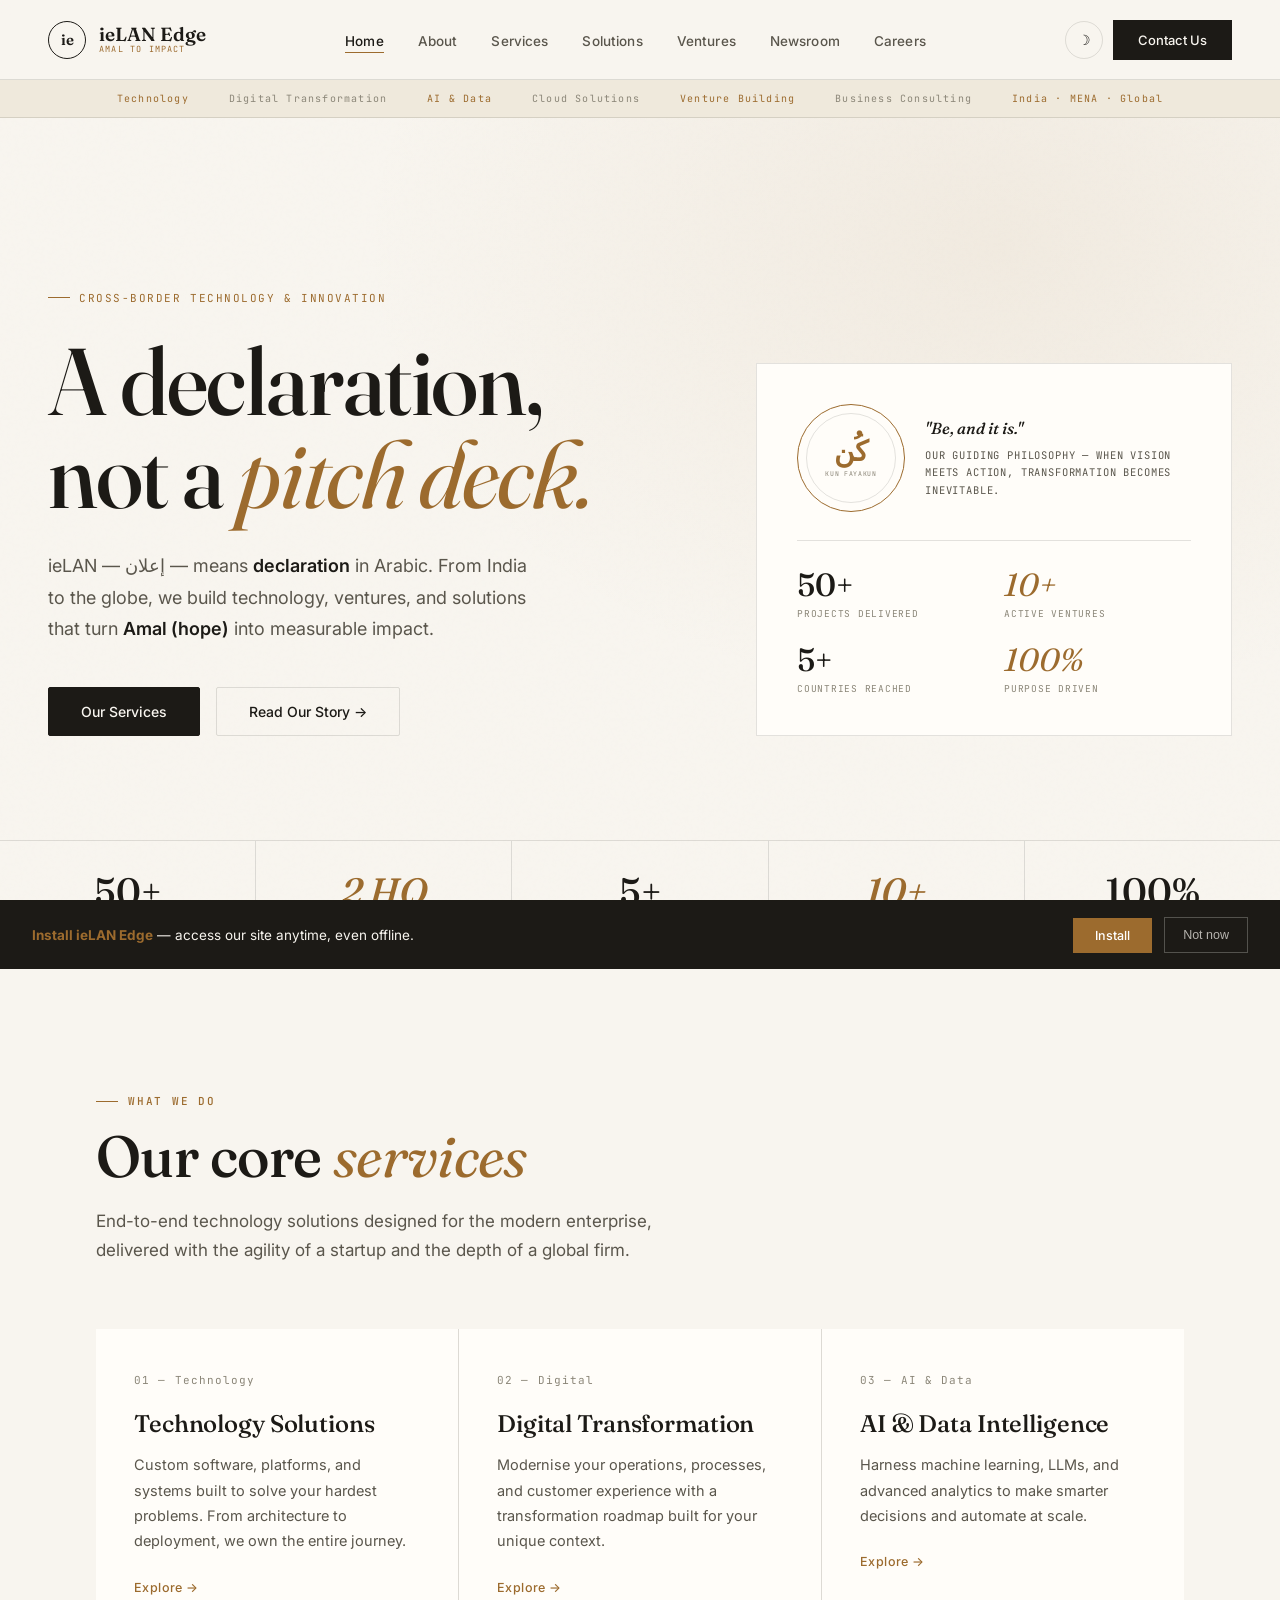
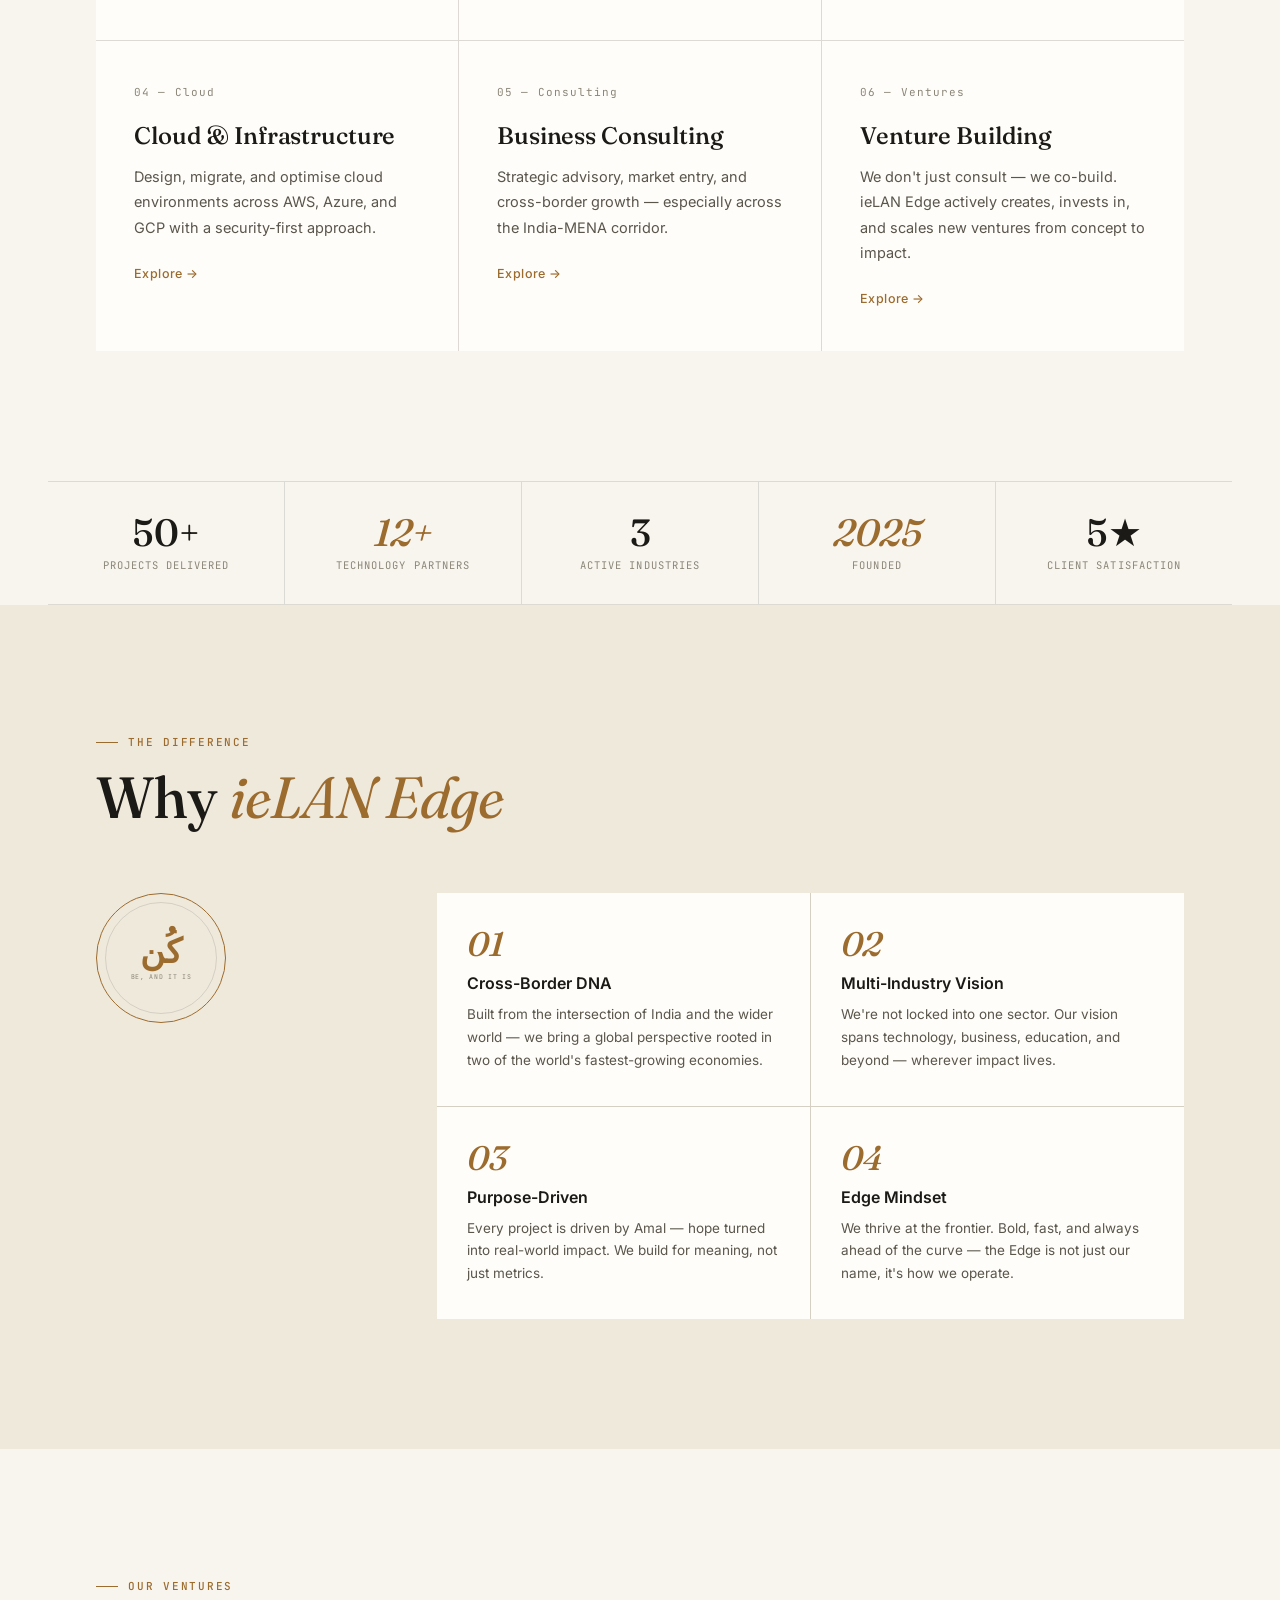
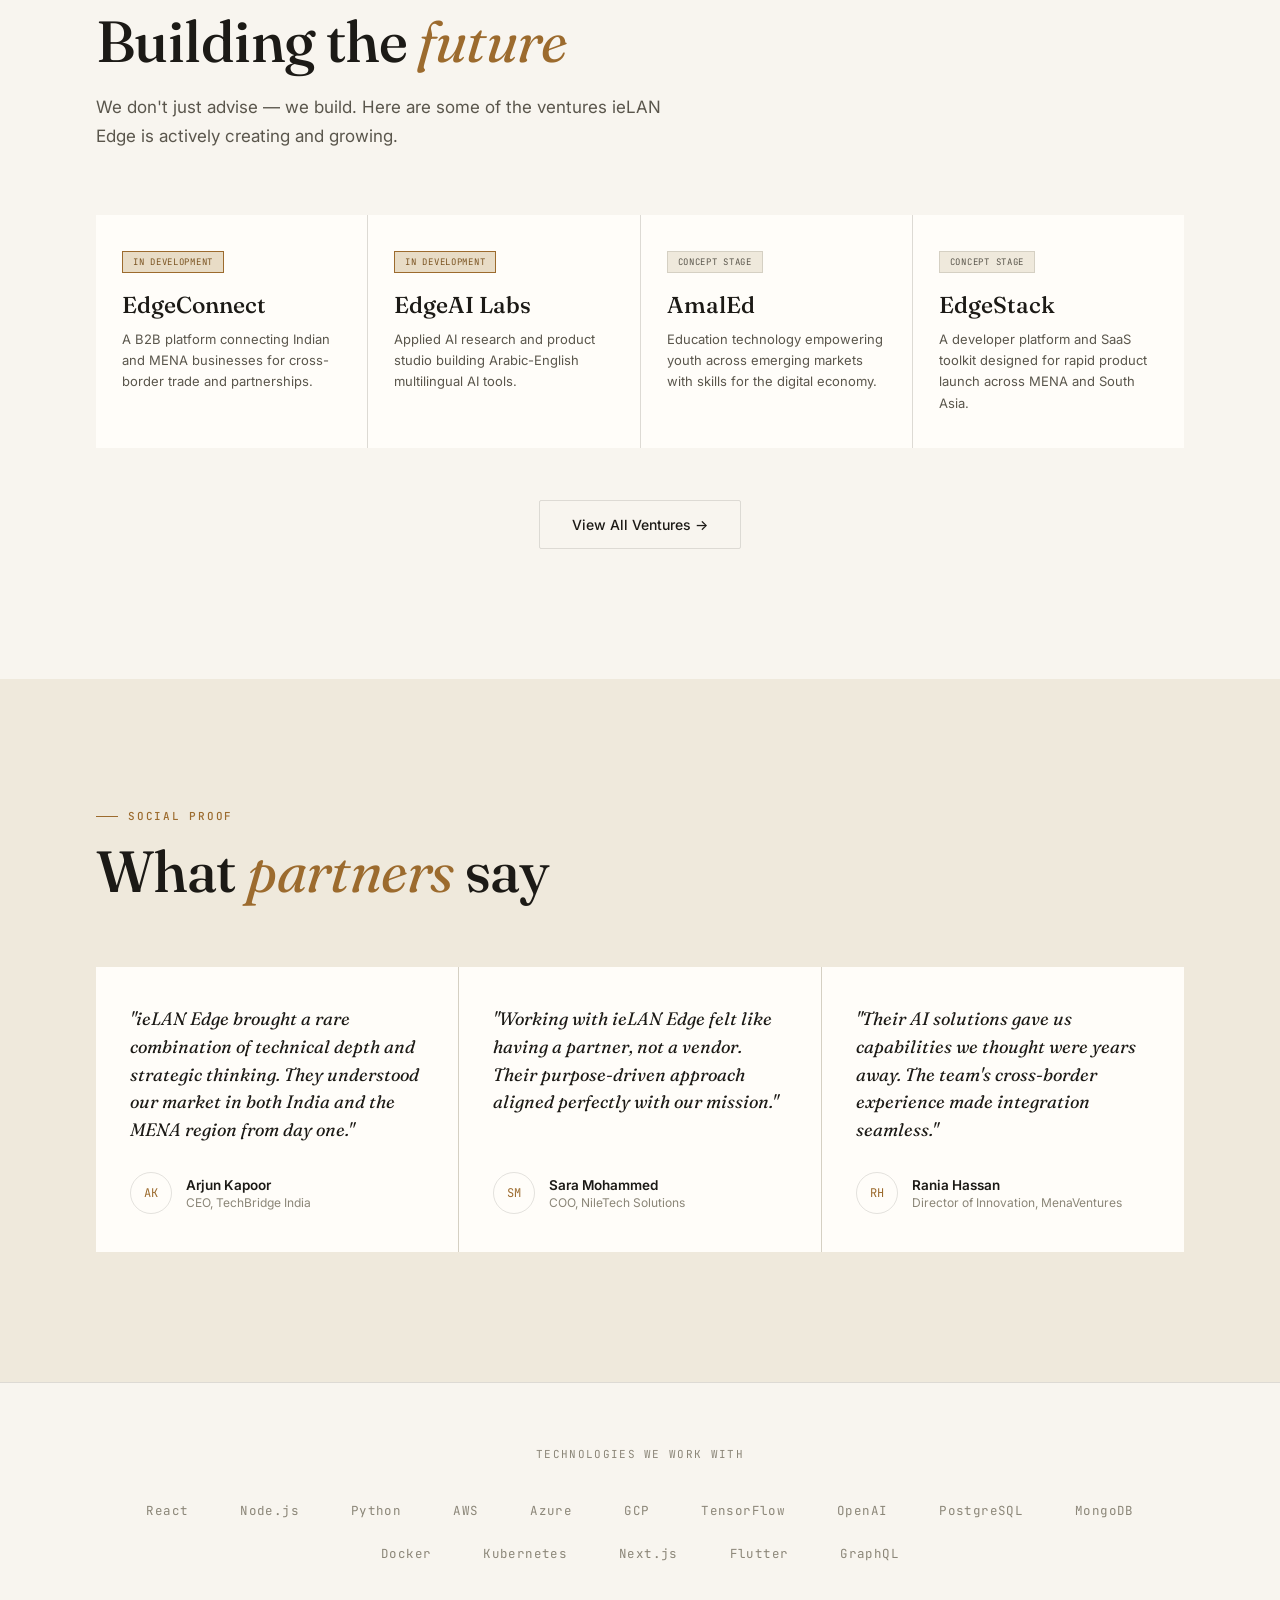
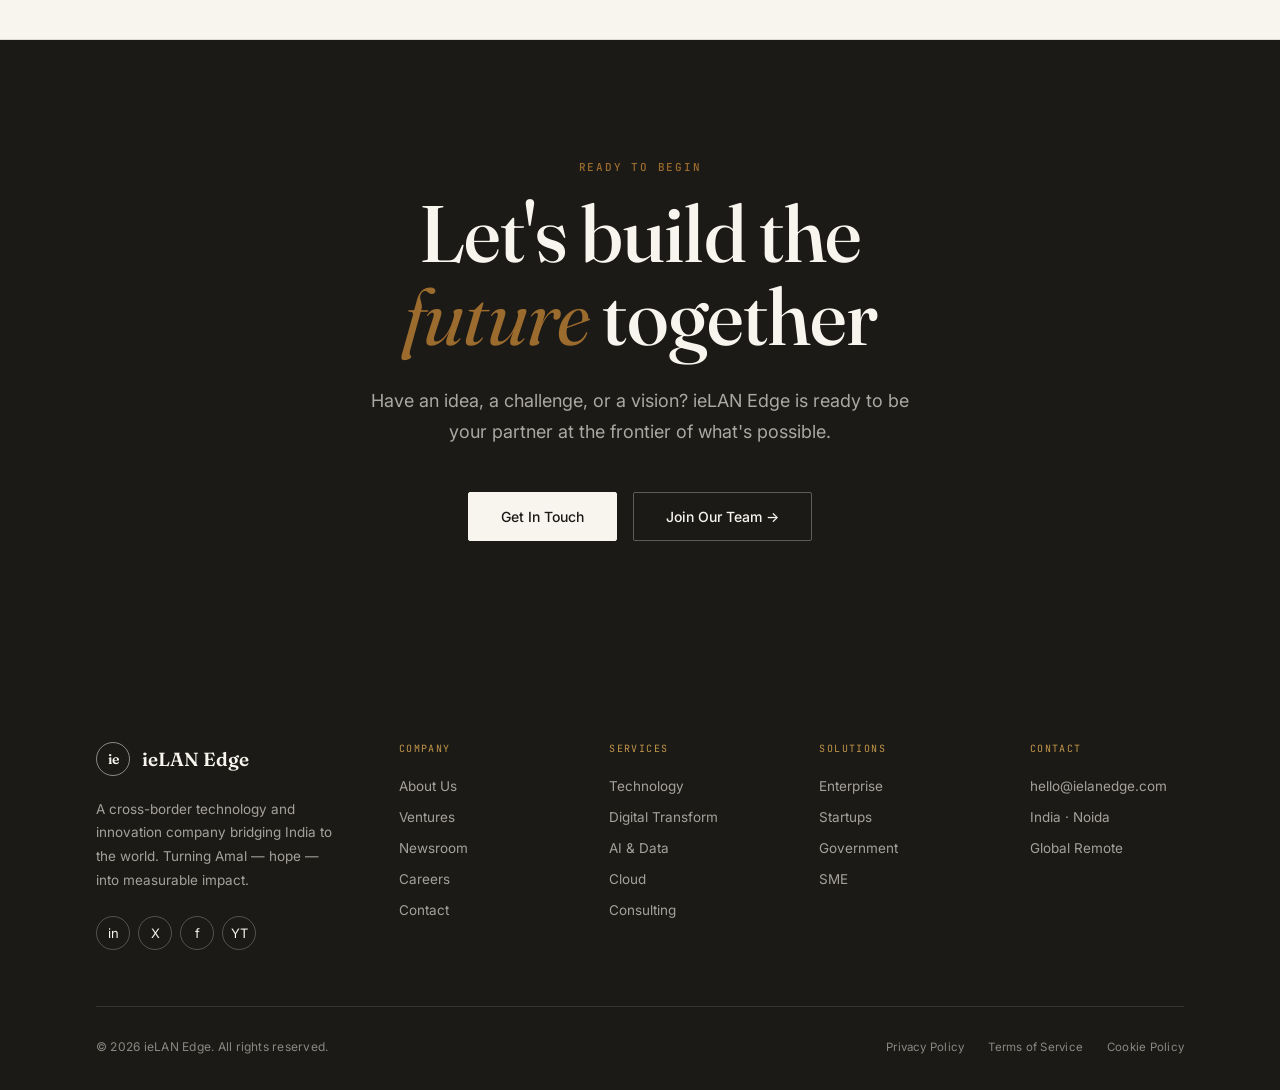
<file: index.html>
<!DOCTYPE html>
<html lang="en" data-theme="light">
<head>
<meta charset="UTF-8">
<meta name="viewport" content="width=device-width, initial-scale=1.0">
<!-- ═══ PRIMARY SEO ═══ -->
<title>ieLAN Edge — Amal to Impact | Cross-Border Technology & Innovation Company</title>
<meta name="description" content="ieLAN Edge is a cross-border technology and innovation company bridging India to the world. We deliver custom software, AI, cloud, digital transformation, and venture building. From Amal to Impact.">
<meta name="keywords" content="ieLAN Edge, ieLAN, ielan edge, cross-border technology company, India technology, technology solutions India, digital transformation India, AI company India, venture building India, ieLAN Edge technology, Amal to Impact, technology company Gurugram">
<meta name="author" content="ieLAN Edge">
<meta name="robots" content="index, follow, max-snippet:-1, max-image-preview:large, max-video-preview:-1">
<meta name="google-site-verification" content="google13c870155a10803d.html">
<link rel="canonical" href="https://ielanedge.github.io/">

<!-- ═══ OPEN GRAPH ═══ -->
<meta property="og:type" content="website">
<meta property="og:url" content="https://ielanedge.github.io/">
<meta property="og:title" content="ieLAN Edge — Amal to Impact | Cross-Border Technology & Innovation Company">
<meta property="og:description" content="ieLAN Edge is a cross-border technology and innovation company bridging India to the world. We deliver custom software, AI, cloud, digital transformation, and venture building. From Amal to Impact.">
<meta property="og:image" content="https://ielanedge.github.io/assets/icons/icon-512.png">
<meta property="og:image:width" content="512">
<meta property="og:image:height" content="512">
<meta property="og:site_name" content="ieLAN Edge">
<meta property="og:locale" content="en_US">

<!-- ═══ TWITTER CARD ═══ -->
<meta name="twitter:card" content="summary_large_image">
<meta name="twitter:url" content="https://ielanedge.github.io/">
<meta name="twitter:title" content="ieLAN Edge — Amal to Impact | Cross-Border Technology & Innovation Company">
<meta name="twitter:description" content="ieLAN Edge is a cross-border technology and innovation company bridging India to the world. We deliver custom software, AI, cloud, digital transformation, and venture building. From Amal to Impact.">
<meta name="twitter:image" content="https://ielanedge.github.io/assets/icons/icon-512.png">
<meta name="twitter:site" content="@ielanedge">

<!-- ═══ GEO & BUSINESS ═══ -->
<meta name="geo.region" content="IN-HR">
<meta name="geo.placename" content="Gurugram, Haryana, India">
<meta name="geo.position" content="28.4595;77.0266">
<meta name="ICBM" content="28.4595, 77.0266">
<meta name="language" content="English">
<meta name="revisit-after" content="7 days">
<meta name="rating" content="general">

<!-- ═══ SCHEMA.ORG STRUCTURED DATA ═══ -->
<script type="application/ld+json">
{
  "@context": "https://schema.org",
  "@graph": [
    {
      "@type": "Organization",
      "@id": "https://ielanedge.github.io/#organization",
      "name": "ieLAN Edge",
      "alternateName": ["ieLAN", "ielan edge", "ieLAN Edge Technology", "ielanedge"],
      "url": "https://ielanedge.github.io/",
      "logo": {"@type":"ImageObject","url":"https://ielanedge.github.io/assets/icons/icon-512.png"},
      "description": "ieLAN Edge is a cross-border technology and innovation company bridging India to the world. We deliver technology solutions, digital transformation, AI, cloud, and business consulting.",
      "foundingDate": "2025",
      "founders": [{"@type":"Person","name":"Afaque Ahmed"}],
      "address": [
        {"@type":"PostalAddress","addressLocality":"Gurugram","addressRegion":"Haryana","addressCountry":"IN"},
        {"@type":"PostalAddress","addressLocality":"Cairo","addressCountry":"EG"}
      ],
      "contactPoint": {"@type":"ContactPoint","email":"hello@ielanedge.com","contactType":"customer service"},
      "sameAs": ["https://www.linkedin.com/company/ielanedge","https://ielanedge.github.io"],
      "areaServed": ["India","MENA","Global"],
      "slogan": "Amal to Impact"
    },
    {
      "@type": "WebSite",
      "@id": "https://ielanedge.github.io/#website",
      "url": "https://ielanedge.github.io/",
      "name": "ieLAN Edge",
      "publisher": {"@id":"https://ielanedge.github.io/#organization"}
    },
    {
      "@type": "WebPage",
      "@id": "https://ielanedge.github.io/#webpage",
      "url": "https://ielanedge.github.io/",
      "name": "ieLAN Edge — Amal to Impact | Cross-Border Technology & Innovation",
      "isPartOf": {"@id":"https://ielanedge.github.io/#website"},
      "about": {"@id":"https://ielanedge.github.io/#organization"},
      "description": "ieLAN Edge — cross-border technology company India. Custom software, AI, cloud, digital transformation, ventures."
    }
  ]
}
</script>
<link rel="preconnect" href="https://fonts.googleapis.com">
<link rel="stylesheet" href="assets/css/global.css">
<style>
/* === INDEX-SPECIFIC === */
#hero { min-height:94vh; display:flex; flex-direction:column; position:relative; overflow:hidden; }
.hero-bg { position:absolute; inset:0; background:radial-gradient(ellipse 50% 55% at 78% 15%,var(--hero-glow),transparent); }
.hero-main { flex:1; display:flex; align-items:center; padding:148px 48px 88px; position:relative; z-index:2; }
.hero-layout { display:grid; grid-template-columns:1.15fr 0.85fr; gap:64px; align-items:end; width:100%; }

.hero-tag { display:inline-flex; align-items:center; gap:9px; color:var(--brass); font-family:'JetBrains Mono',monospace; font-size:11px; letter-spacing:0.14em; text-transform:uppercase; margin-bottom:30px; animation:fadeUp 0.7s ease both; }
.hero-tag::before { content:''; width:22px; height:1px; background:var(--brass); }
.hero-title { font-family:'Fraunces',serif; font-weight:500; font-size:clamp(52px,7.4vw,98px); line-height:0.98; letter-spacing:-0.015em; color:var(--ink); animation:fadeUp 0.7s 0.06s ease both; }
.hero-title .arabic { font-weight:400; font-style:italic; color:var(--brass); }
.hero-sub { font-size:18px; font-weight:400; color:var(--ink-soft); line-height:1.75; margin-top:30px; max-width:480px; animation:fadeUp 0.7s 0.12s ease both; }
.hero-sub strong { color:var(--ink); font-weight:600; }
.hero-cta { display:flex; gap:16px; margin-top:42px; flex-wrap:wrap; animation:fadeUp 0.7s 0.18s ease both; }

.hero-right { position:relative; animation:fadeUp 0.7s 0.12s ease both; }
.hero-card { background:var(--paper-card); border:1px solid var(--rule); padding:40px; }
.hero-card-seal { display:flex; align-items:center; gap:20px; padding-bottom:28px; border-bottom:1px solid var(--rule); margin-bottom:28px; }
.hero-card-seal-text { font-family:'JetBrains Mono',monospace; font-size:10.5px; color:var(--ink-soft); letter-spacing:0.08em; line-height:1.7; text-transform:uppercase; }
.hero-card-seal-text strong { display:block; color:var(--ink); font-family:'Fraunces',serif; font-size:16px; font-style:italic; font-weight:500; letter-spacing:0; text-transform:none; margin-bottom:4px; }
.hero-metrics-grid { display:grid; grid-template-columns:1fr 1fr; gap:24px 20px; }
.hero-metric .val { font-family:'Fraunces',serif; font-weight:500; font-size:32px; color:var(--ink); line-height:1; }
.hero-metric .val.gold { font-style:italic; font-weight:400; color:var(--brass); }
.hero-metric .lbl { font-family:'JetBrains Mono',monospace; font-size:9.5px; color:var(--ink-faint); letter-spacing:0.08em; text-transform:uppercase; margin-top:6px; }

@keyframes fadeUp { from{opacity:0;transform:translateY(20px)} to{opacity:1;transform:translateY(0)} }

/* === SERVICES SECTION === */
#services-home { padding:130px 48px; background:var(--paper); }
.services-grid { display:grid; grid-template-columns:repeat(3,1fr); gap:1px; margin-top:64px; background:var(--rule); }
.service-card { background:var(--paper-card); padding:44px 38px; position:relative; transition:all 0.3s; }
.service-card:hover { background:var(--paper); }
.service-card::before { content:''; position:absolute; top:0; left:0; width:0; height:2px; background:var(--brass); transition:width 0.3s; }
.service-card:hover::before { width:100%; }
.service-num { font-family:'JetBrains Mono',monospace; font-size:11px; color:var(--ink-faint); letter-spacing:0.1em; margin-bottom:22px; display:block; }
.service-title { font-family:'Fraunces',serif; font-weight:500; font-size:24px; color:var(--ink); margin-bottom:14px; letter-spacing:-0.005em; }
.service-desc { font-size:14.5px; color:var(--ink-soft); line-height:1.75; font-weight:400; margin-bottom:22px; }
.service-link { font-size:12.5px; color:var(--brass); text-decoration:none; font-weight:500; letter-spacing:0.03em; display:inline-flex; align-items:center; gap:6px; transition:gap 0.2s; }
.service-link:hover { gap:11px; }

/* === WHY US === */
#why { padding:130px 48px; background:var(--paper-deep); position:relative; }
.why-layout { display:grid; grid-template-columns:0.7fr 2fr; gap:80px; align-items:start; margin-top:64px; }
.why-mark { position:sticky; top:140px; }
.why-mark .seal { width:130px; height:130px; }
.why-mark .seal-mark { font-size:34px; }
.why-grid { display:grid; grid-template-columns:1fr 1fr; gap:1px; background:var(--rule); }
.why-card { background:var(--paper-card); padding:34px 30px; transition:all 0.3s; }
.why-card:hover { background:var(--paper); }
.why-num { font-family:'Fraunces',serif; font-weight:500; font-style:italic; font-size:34px; color:var(--brass); line-height:1; margin-bottom:12px; }
.why-title { font-weight:600; color:var(--ink); font-size:16px; margin-bottom:10px; }
.why-desc { font-size:13.5px; color:var(--ink-soft); line-height:1.7; font-weight:400; }

/* === VENTURES PREVIEW === */
#ventures-home { padding:130px 48px; background:var(--paper); }
.ventures-grid { display:grid; grid-template-columns:repeat(4,1fr); gap:1px; margin-top:64px; background:var(--rule); }
.venture-card { background:var(--paper-card); padding:34px 26px; transition:all 0.3s; position:relative; }
.venture-card:hover { background:var(--paper); }
.venture-card::after { content:''; position:absolute; bottom:0; left:0; width:100%; height:2px; background:var(--brass); transform:scaleX(0); transition:transform 0.3s; transform-origin:left; }
.venture-card:hover::after { transform:scaleX(1); }
.venture-stage { font-family:'JetBrains Mono',monospace; font-size:9px; letter-spacing:0.08em; text-transform:uppercase; padding:4px 10px; border:1px solid; margin-bottom:18px; display:inline-block; }
.stage-live { color:var(--green); border-color:var(--green); background:var(--green-pale); }
.stage-dev { color:var(--brass-deep); border-color:var(--brass); background:var(--brass-pale); }
.stage-concept { color:var(--ink-soft); border-color:var(--rule); background:var(--paper-deep); }
.venture-name { font-family:'Fraunces',serif; font-weight:500; font-size:23px; color:var(--ink); margin-bottom:10px; }
.venture-desc { font-size:13px; color:var(--ink-soft); line-height:1.65; font-weight:400; }

/* === NUMBERS === */
#numbers { padding:0 48px; }

/* === CTA BAND === */
#cta-band { padding:120px 48px; background:var(--ink); position:relative; overflow:hidden; }
[data-theme="dark"] #cta-band { background:var(--paper-deep); }
.cta-band-inner { position:relative; z-index:2; text-align:center; }
.cta-band-inner .eyebrow { justify-content:center; color:var(--brass); }
.cta-band-inner .eyebrow::before { display:none; }
.cta-band-title { font-family:'Fraunces',serif; font-weight:500; font-size:clamp(42px,6.5vw,80px); color:var(--paper); line-height:1.04; margin-bottom:26px; letter-spacing:-0.01em; }
.cta-band-title em { font-style:italic; font-weight:400; color:var(--brass); }
.cta-band-sub { font-size:18px; color:rgba(248,245,239,0.65); max-width:560px; margin:0 auto 44px; font-weight:400; line-height:1.75; }
.cta-btns { display:flex; gap:16px; justify-content:center; flex-wrap:wrap; }
#cta-band .btn-primary { background:var(--paper); color:var(--ink); border-color:var(--paper); }
#cta-band .btn-primary:hover { background:var(--brass); border-color:var(--brass); color:#fff; }
#cta-band .btn-gold { background:transparent; border:1px solid rgba(248,245,239,0.3); color:var(--paper); }
#cta-band .btn-gold:hover { border-color:var(--brass); background:transparent; color:var(--brass); }

/* === TESTIMONIALS === */
#testimonials { padding:130px 48px; background:var(--paper-deep); }
.testimonials-grid { display:grid; grid-template-columns:repeat(3,1fr); gap:1px; margin-top:64px; background:var(--rule); }
.testimonial-card { background:var(--paper-card); padding:38px 34px; transition:all 0.3s; position:relative; display:flex; flex-direction:column; justify-content:space-between; }
.testimonial-card:hover { background:var(--paper); }
.testimonial-text { font-family:'Fraunces',serif; font-size:18px; font-weight:400; font-style:italic; color:var(--ink); line-height:1.55; margin-bottom:28px; }
.testimonial-author { display:flex; align-items:center; gap:14px; }
.testimonial-avatar { width:42px; height:42px; border-radius:50%; border:1px solid var(--rule); display:flex; align-items:center; justify-content:center; font-family:'JetBrains Mono',monospace; font-size:12px; color:var(--brass); flex-shrink:0; }
.testimonial-name { font-weight:600; color:var(--ink); font-size:13.5px; }
.testimonial-role { font-size:12px; color:var(--ink-faint); margin-top:2px; }

/* === TECH STACK === */
#stack { padding:64px 48px; border-top:1px solid var(--rule); border-bottom:1px solid var(--rule); background:var(--paper); }
.stack-label { font-family:'JetBrains Mono',monospace; font-size:11px; color:var(--ink-faint); letter-spacing:0.12em; text-align:center; margin-bottom:28px; text-transform:uppercase; }
.stack-logos { display:flex; gap:0; flex-wrap:wrap; justify-content:center; }
.stack-item { padding:13px 26px; font-family:'JetBrains Mono',monospace; font-size:12.5px; color:var(--ink-faint); letter-spacing:0.03em; transition:all 0.25s; }
.stack-item:hover { color:var(--brass); }

@media (max-width:1100px) {
  .services-grid { grid-template-columns:1fr 1fr; }
  .ventures-grid { grid-template-columns:1fr 1fr; }
  .testimonials-grid { grid-template-columns:1fr; }
  .why-layout { grid-template-columns:1fr; gap:40px; }
  .why-mark { position:static; display:flex; align-items:center; gap:20px; }
}
@media (max-width:768px) {
  .hero-main { padding:130px 20px 72px; }
  .hero-layout { grid-template-columns:1fr; gap:48px; }
  #services-home, #why, #ventures-home, #numbers, #cta-band, #testimonials, #stack { padding-left:20px; padding-right:20px; }
  .services-grid, .ventures-grid { grid-template-columns:1fr; }
}
</style>
</head>
<body>

<div id="nav-inject" data-root=""></div>

<div style="padding-top:80px" id="top"></div>
<div class="ticker-wrap">
  <div class="ticker-inner">
    <span class="blue">Technology</span><span>Digital Transformation</span><span class="gold">AI &amp; Data</span><span>Cloud Solutions</span><span class="blue">Venture Building</span><span>Business Consulting</span><span class="gold">India · MENA · Global</span>
  </div>
</div>

<!-- HERO -->
<section id="hero">
  <div class="hero-bg"></div>

  <div class="hero-main">
    <div class="hero-layout">
      <div class="hero-text">
        <div class="hero-tag">Cross-Border Technology &amp; Innovation</div>
        <h1 class="hero-title">
          A declaration,<br>not a <span class="arabic">pitch deck.</span>
        </h1>
        <p class="hero-sub">ieLAN — إعلان — means <strong>declaration</strong> in Arabic. From India to the globe, we build technology, ventures, and solutions that turn <strong>Amal (hope)</strong> into measurable impact.</p>
        <div class="hero-cta">
          <a href="pages/services.html" class="btn-primary">Our Services</a>
          <a href="pages/about.html" class="btn-secondary">Read Our Story →</a>
        </div>
      </div>

      <div class="hero-right">
        <div class="hero-card">
          <div class="hero-card-seal">
            <div class="seal"><div class="seal-mark">كُن</div><div class="seal-tag">Kun&nbsp;Fayakun</div></div>
            <div class="hero-card-seal-text"><strong>"Be, and it is."</strong>Our guiding philosophy — when vision meets action, transformation becomes inevitable.</div>
          </div>
          <div class="hero-metrics-grid">
            <div class="hero-metric"><div class="val" data-count="50" data-suffix="+">50+</div><div class="lbl">Projects Delivered</div></div>
            <div class="hero-metric"><div class="val gold" data-count="10" data-suffix="+">10+</div><div class="lbl">Active Ventures</div></div>
            <div class="hero-metric"><div class="val" data-count="5" data-suffix="+">5+</div><div class="lbl">Countries Reached</div></div>
            <div class="hero-metric"><div class="val gold" data-count="100" data-suffix="%">100%</div><div class="lbl">Purpose Driven</div></div>
          </div>
        </div>
      </div>
    </div>
  </div>

  <!-- Stats bar -->
  <div class="stats-row">
    <div class="stat-block"><div class="stat-num" data-count="50" data-suffix="+">50+</div><div class="stat-label">Projects Delivered</div></div>
    <div class="stat-block"><div class="stat-num gold" data-count="2" data-suffix=" HQ">2 HQ</div><div class="stat-label">India</div></div>
    <div class="stat-block"><div class="stat-num" data-count="5" data-suffix="+">5+</div><div class="stat-label">Countries Reached</div></div>
    <div class="stat-block"><div class="stat-num gold" data-count="10" data-suffix="+">10+</div><div class="stat-label">Active Ventures</div></div>
    <div class="stat-block"><div class="stat-num" data-count="100" data-suffix="%">100%</div><div class="stat-label">Purpose Driven</div></div>
  </div>
</section>

<!-- SERVICES -->
<section id="services-home">
  <div class="container">
    <div class="eyebrow">What We Do</div>
    <h2 class="section-title">Our core <em>services</em></h2>
    <p class="section-sub">End-to-end technology solutions designed for the modern enterprise, delivered with the agility of a startup and the depth of a global firm.</p>
    <div class="services-grid">
      <div class="service-card reveal">
        <span class="service-num">01 — Technology</span>
        <div class="service-title">Technology Solutions</div>
        <p class="service-desc">Custom software, platforms, and systems built to solve your hardest problems. From architecture to deployment, we own the entire journey.</p>
        <a href="pages/services.html#tech" class="service-link">Explore →</a>
      </div>
      <div class="service-card reveal reveal-delay-1">
        <span class="service-num">02 — Digital</span>
        <div class="service-title">Digital Transformation</div>
        <p class="service-desc">Modernise your operations, processes, and customer experience with a transformation roadmap built for your unique context.</p>
        <a href="pages/services.html#digital" class="service-link">Explore →</a>
      </div>
      <div class="service-card reveal reveal-delay-2">
        <span class="service-num">03 — AI &amp; Data</span>
        <div class="service-title">AI &amp; Data Intelligence</div>
        <p class="service-desc">Harness machine learning, LLMs, and advanced analytics to make smarter decisions and automate at scale.</p>
        <a href="pages/services.html#ai" class="service-link">Explore →</a>
      </div>
      <div class="service-card reveal">
        <span class="service-num">04 — Cloud</span>
        <div class="service-title">Cloud &amp; Infrastructure</div>
        <p class="service-desc">Design, migrate, and optimise cloud environments across AWS, Azure, and GCP with a security-first approach.</p>
        <a href="pages/services.html#cloud" class="service-link">Explore →</a>
      </div>
      <div class="service-card reveal reveal-delay-1">
        <span class="service-num">05 — Consulting</span>
        <div class="service-title">Business Consulting</div>
        <p class="service-desc">Strategic advisory, market entry, and cross-border growth — especially across the India-MENA corridor.</p>
        <a href="pages/services.html#consulting" class="service-link">Explore →</a>
      </div>
      <div class="service-card reveal reveal-delay-2">
        <span class="service-num">06 — Ventures</span>
        <div class="service-title">Venture Building</div>
        <p class="service-desc">We don't just consult — we co-build. ieLAN Edge actively creates, invests in, and scales new ventures from concept to impact.</p>
        <a href="pages/ventures.html" class="service-link">Explore →</a>
      </div>
    </div>
  </div>
</section>

<!-- NUMBERS -->
<section id="numbers">
  <div class="stats-row">
    <div class="stat-block reveal"><div class="stat-num" data-count="50" data-suffix="+">50+</div><div class="stat-label">Projects Delivered</div></div>
    <div class="stat-block reveal reveal-delay-1"><div class="stat-num gold" data-count="12" data-suffix="+">12+</div><div class="stat-label">Technology Partners</div></div>
    <div class="stat-block reveal reveal-delay-2"><div class="stat-num" data-count="3">3</div><div class="stat-label">Active Industries</div></div>
    <div class="stat-block reveal reveal-delay-3"><div class="stat-num gold" data-count="2025">2025</div><div class="stat-label">Founded</div></div>
    <div class="stat-block reveal reveal-delay-4"><div class="stat-num" data-count="5" data-suffix="★">5★</div><div class="stat-label">Client Satisfaction</div></div>
  </div>
</section>

<!-- WHY US -->
<section id="why">
  <div class="container">
    <div class="eyebrow">The Difference</div>
    <h2 class="section-title">Why <em>ieLAN Edge</em></h2>
    <div class="why-layout">
      <div class="why-mark">
        <div class="seal"><div class="seal-mark">كُن</div><div class="seal-tag">Be, and it is</div></div>
      </div>
      <div class="why-grid">
        <div class="why-card reveal">
          <div class="why-num">01</div>
          <div class="why-title">Cross-Border DNA</div>
          <p class="why-desc">Built from the intersection of India and the wider world — we bring a global perspective rooted in two of the world's fastest-growing economies.</p>
        </div>
        <div class="why-card reveal reveal-delay-1">
          <div class="why-num">02</div>
          <div class="why-title">Multi-Industry Vision</div>
          <p class="why-desc">We're not locked into one sector. Our vision spans technology, business, education, and beyond — wherever impact lives.</p>
        </div>
        <div class="why-card reveal reveal-delay-2">
          <div class="why-num">03</div>
          <div class="why-title">Purpose-Driven</div>
          <p class="why-desc">Every project is driven by Amal — hope turned into real-world impact. We build for meaning, not just metrics.</p>
        </div>
        <div class="why-card reveal reveal-delay-3">
          <div class="why-num">04</div>
          <div class="why-title">Edge Mindset</div>
          <p class="why-desc">We thrive at the frontier. Bold, fast, and always ahead of the curve — the Edge is not just our name, it's how we operate.</p>
        </div>
      </div>
    </div>
  </div>
</section>

<!-- VENTURES PREVIEW -->
<section id="ventures-home">
  <div class="container">
    <div class="eyebrow">Our Ventures</div>
    <h2 class="section-title">Building the <em>future</em></h2>
    <p class="section-sub">We don't just advise — we build. Here are some of the ventures ieLAN Edge is actively creating and growing.</p>
    <div class="ventures-grid">
      <div class="venture-card reveal">
        <div class="venture-stage stage-dev">In Development</div>
        <div class="venture-name">EdgeConnect</div>
        <p class="venture-desc">A B2B platform connecting Indian and MENA businesses for cross-border trade and partnerships.</p>
      </div>
      <div class="venture-card reveal reveal-delay-1">
        <div class="venture-stage stage-dev">In Development</div>
        <div class="venture-name">EdgeAI Labs</div>
        <p class="venture-desc">Applied AI research and product studio building Arabic-English multilingual AI tools.</p>
      </div>
      <div class="venture-card reveal reveal-delay-2">
        <div class="venture-stage stage-concept">Concept Stage</div>
        <div class="venture-name">AmalEd</div>
        <p class="venture-desc">Education technology empowering youth across emerging markets with skills for the digital economy.</p>
      </div>
      <div class="venture-card reveal reveal-delay-3">
        <div class="venture-stage stage-concept">Concept Stage</div>
        <div class="venture-name">EdgeStack</div>
        <p class="venture-desc">A developer platform and SaaS toolkit designed for rapid product launch across MENA and South Asia.</p>
      </div>
    </div>
    <div style="text-align:center;margin-top:52px">
      <a href="pages/ventures.html" class="btn-secondary reveal">View All Ventures →</a>
    </div>
  </div>
</section>

<!-- TESTIMONIALS -->
<section id="testimonials">
  <div class="container">
    <div class="eyebrow">Social Proof</div>
    <h2 class="section-title">What <em>partners</em> say</h2>
    <div class="testimonials-grid">
      <div class="testimonial-card reveal">
        <p class="testimonial-text">"ieLAN Edge brought a rare combination of technical depth and strategic thinking. They understood our market in both India and the MENA region from day one."</p>
        <div class="testimonial-author">
          <div class="testimonial-avatar">AK</div>
          <div>
            <div class="testimonial-name">Arjun Kapoor</div>
            <div class="testimonial-role">CEO, TechBridge India</div>
          </div>
        </div>
      </div>
      <div class="testimonial-card reveal reveal-delay-1">
        <p class="testimonial-text">"Working with ieLAN Edge felt like having a partner, not a vendor. Their purpose-driven approach aligned perfectly with our mission."</p>
        <div class="testimonial-author">
          <div class="testimonial-avatar">SM</div>
          <div>
            <div class="testimonial-name">Sara Mohammed</div>
            <div class="testimonial-role">COO, NileTech Solutions</div>
          </div>
        </div>
      </div>
      <div class="testimonial-card reveal reveal-delay-2">
        <p class="testimonial-text">"Their AI solutions gave us capabilities we thought were years away. The team's cross-border experience made integration seamless."</p>
        <div class="testimonial-author">
          <div class="testimonial-avatar">RH</div>
          <div>
            <div class="testimonial-name">Rania Hassan</div>
            <div class="testimonial-role">Director of Innovation, MenaVentures</div>
          </div>
        </div>
      </div>
    </div>
  </div>
</section>

<!-- TECH STACK -->
<section id="stack">
  <div class="container">
    <div class="stack-label">Technologies We Work With</div>
    <div class="stack-logos">
      <div class="stack-item">React</div><div class="stack-item">Node.js</div><div class="stack-item">Python</div>
      <div class="stack-item">AWS</div><div class="stack-item">Azure</div><div class="stack-item">GCP</div>
      <div class="stack-item">TensorFlow</div><div class="stack-item">OpenAI</div><div class="stack-item">PostgreSQL</div>
      <div class="stack-item">MongoDB</div><div class="stack-item">Docker</div><div class="stack-item">Kubernetes</div>
      <div class="stack-item">Next.js</div><div class="stack-item">Flutter</div><div class="stack-item">GraphQL</div>
    </div>
  </div>
</section>

<!-- CTA BAND -->
<section id="cta-band">
  <div class="container">
    <div class="cta-band-inner">
      <div class="eyebrow">Ready to Begin</div>
      <h2 class="cta-band-title">Let's build the<br><em>future</em> together</h2>
      <p class="cta-band-sub">Have an idea, a challenge, or a vision? ieLAN Edge is ready to be your partner at the frontier of what's possible.</p>
      <div class="cta-btns">
        <a href="pages/contact.html" class="btn-primary">Get In Touch</a>
        <a href="pages/careers.html" class="btn-gold">Join Our Team →</a>
      </div>
    </div>
  </div>
</section>

<div id="footer-inject" data-root=""></div>

<script src="assets/js/layout.js"></script>
<script src="assets/js/main.js"></script>
</body>
</html>
</file>
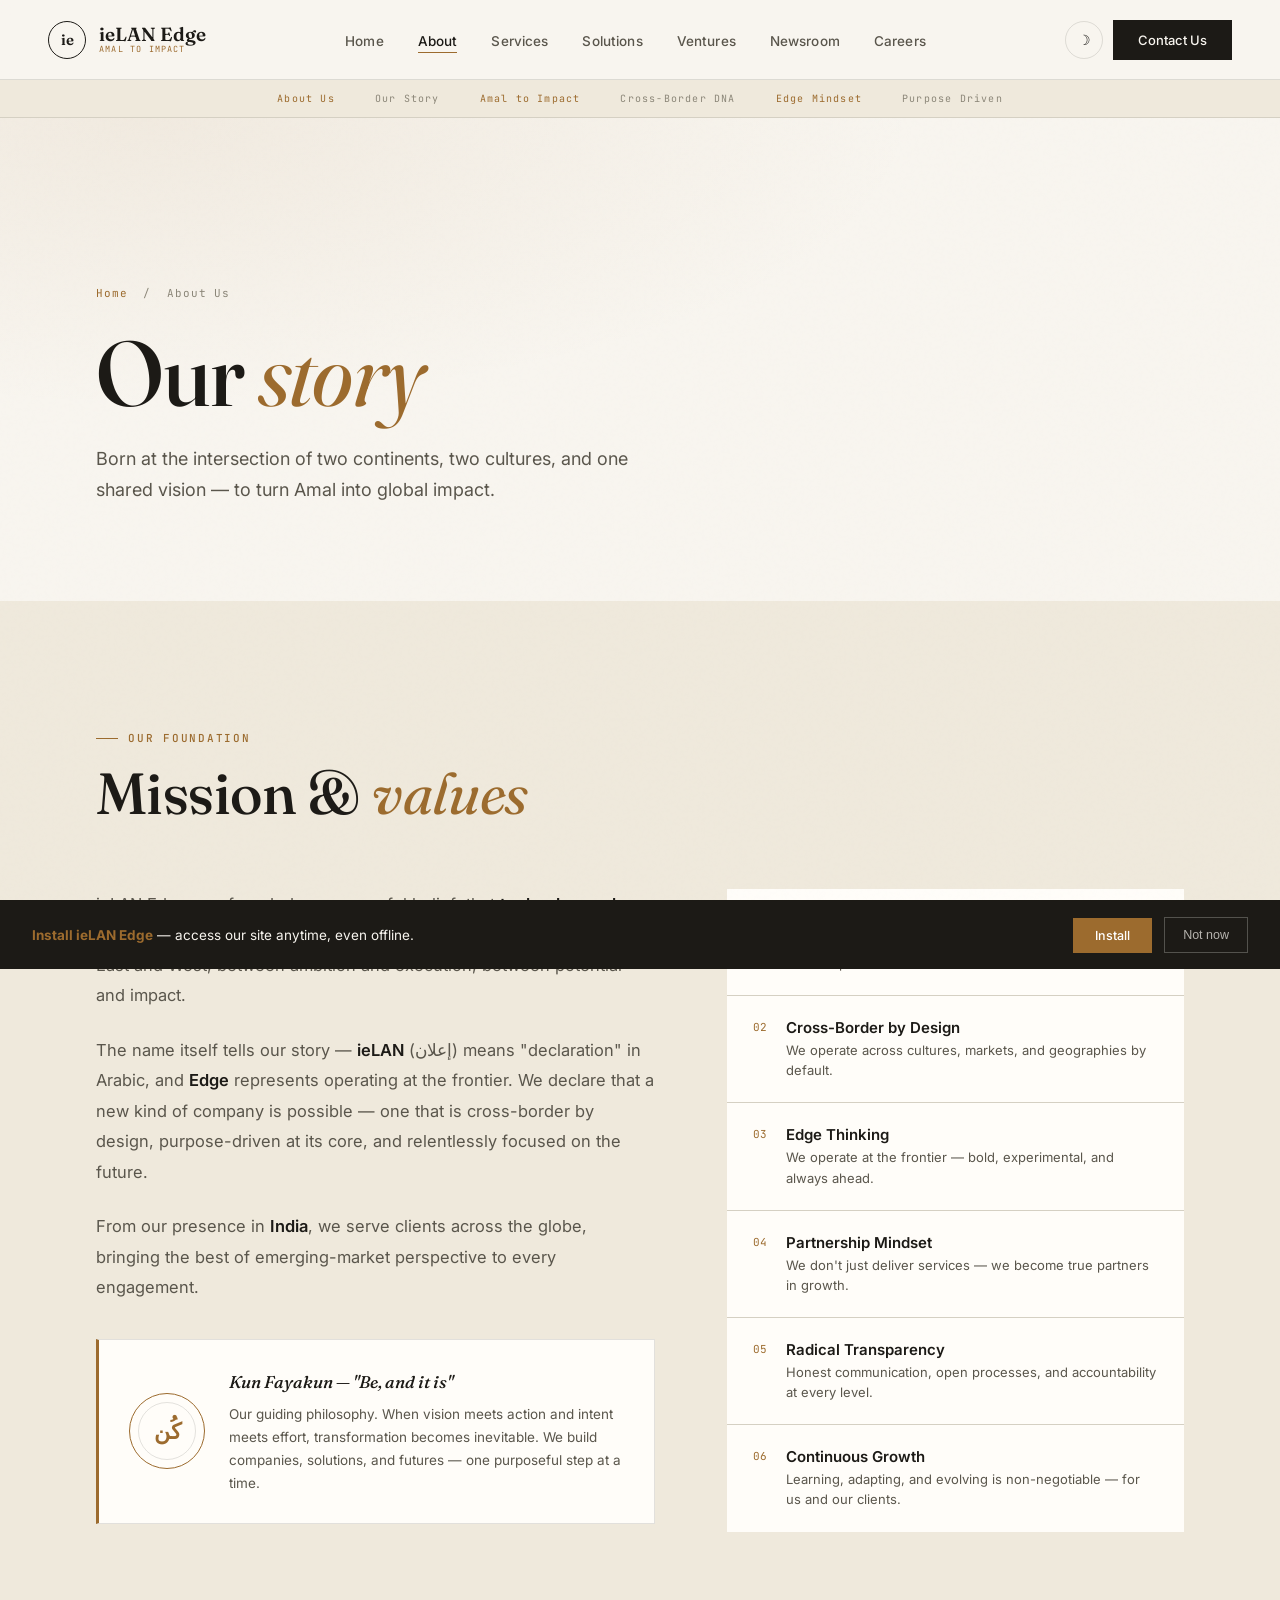
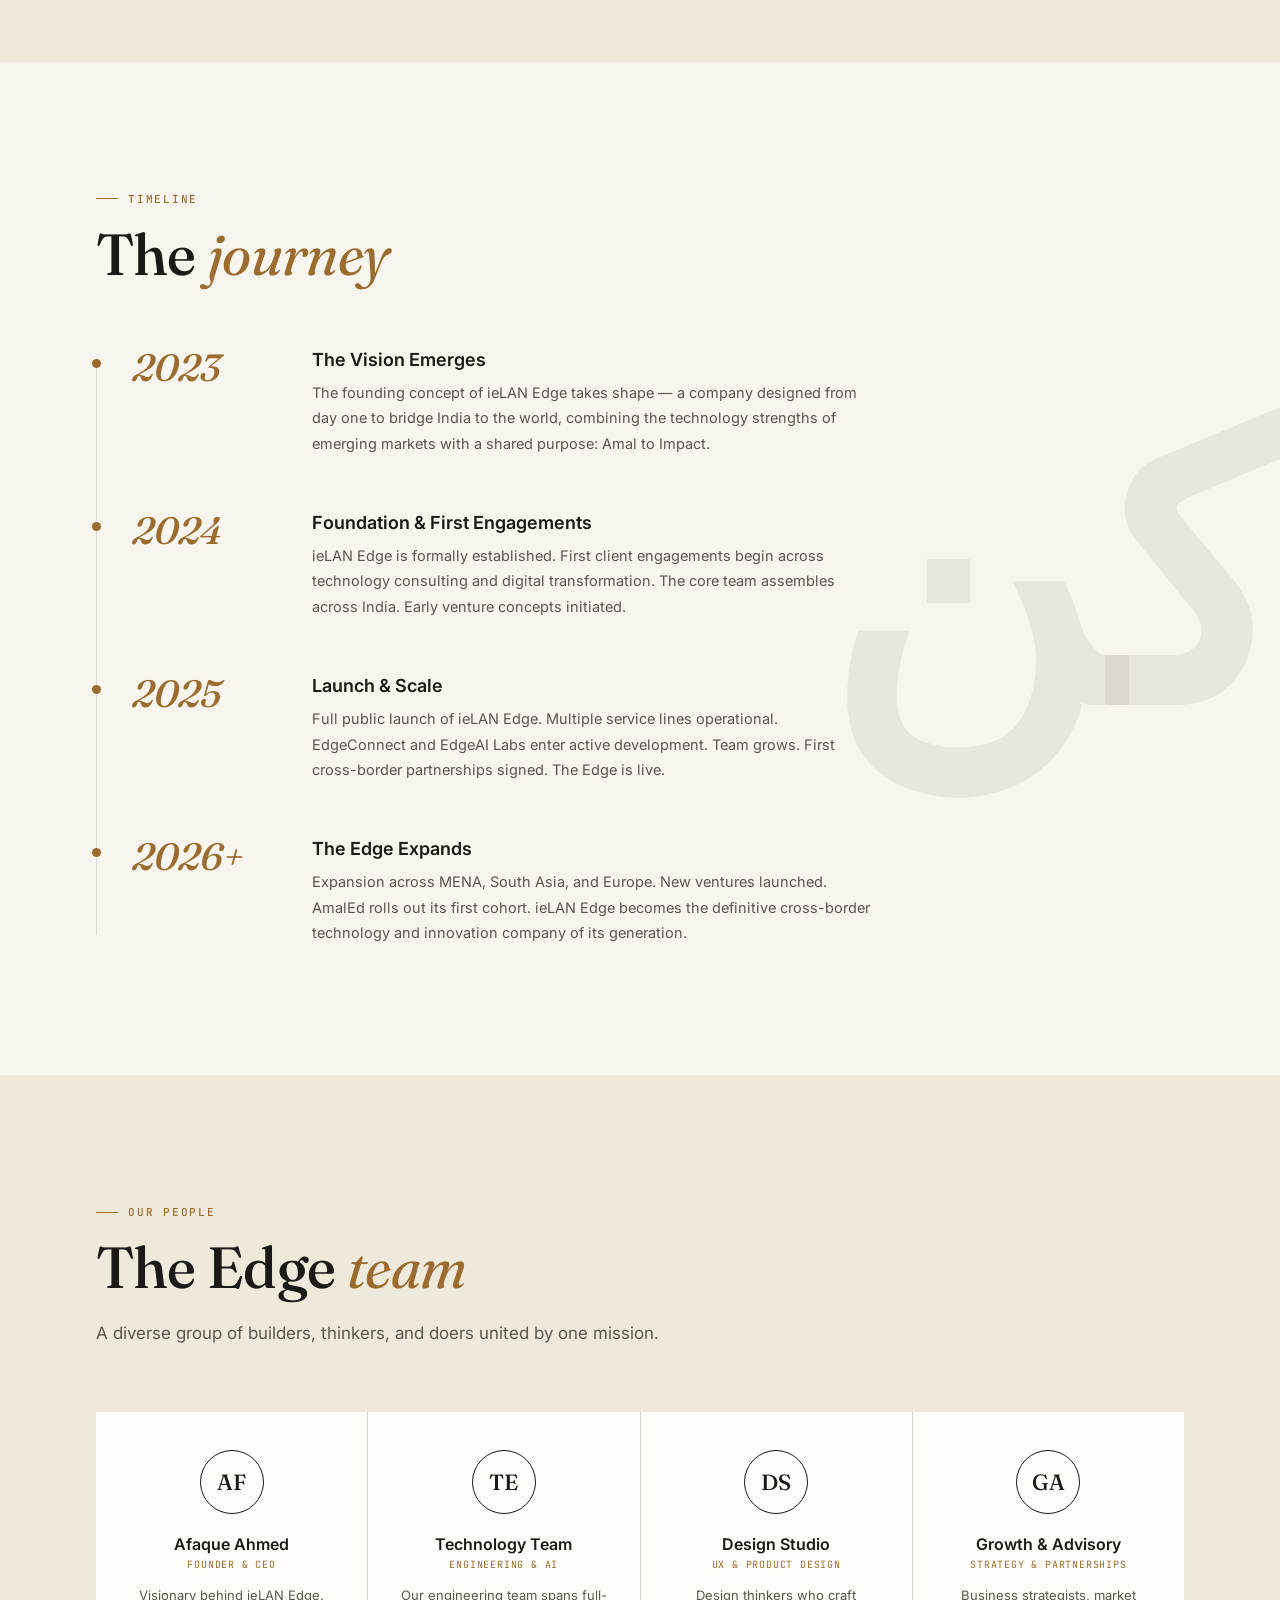
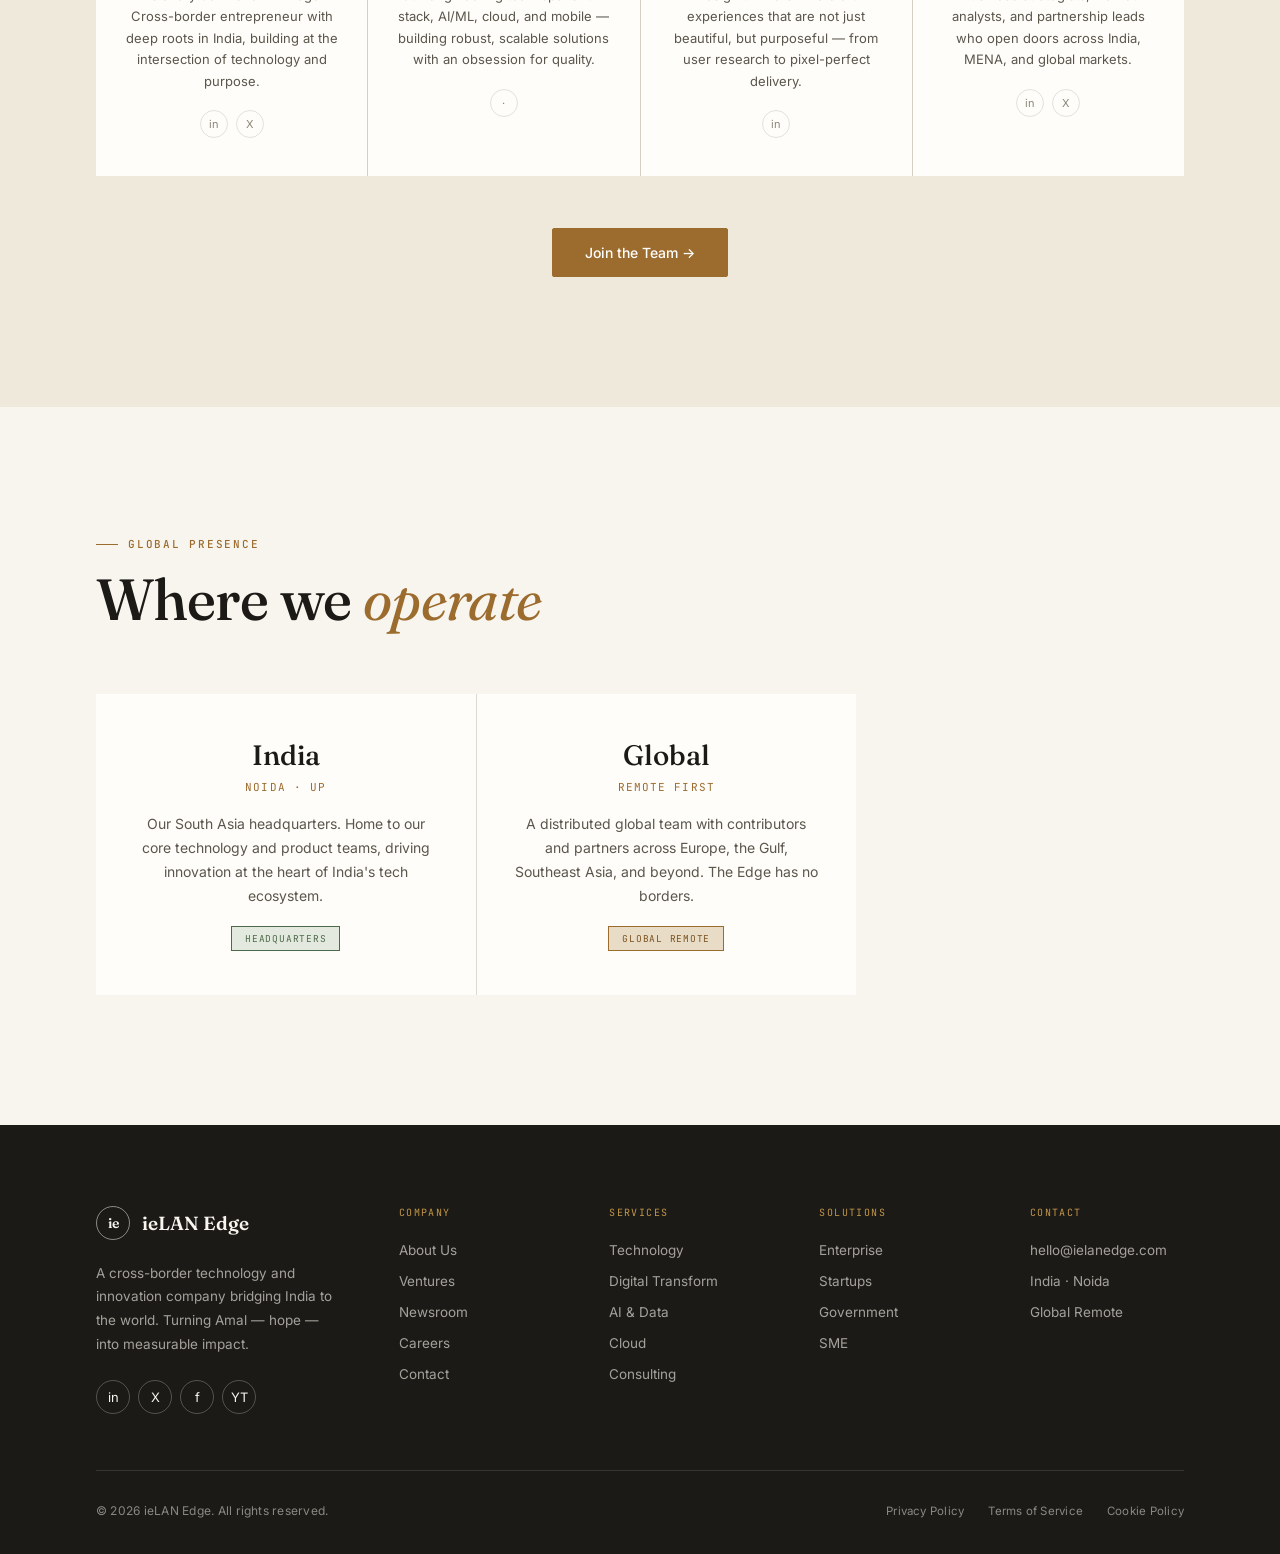
<file: pages/about.html>
<!DOCTYPE html>
<html lang="en" data-theme="light">
<head>
<meta charset="UTF-8"><meta name="viewport" content="width=device-width, initial-scale=1.0">
<!-- ═══ PRIMARY SEO ═══ -->
<title>About ieLAN Edge — Our Story, Mission & Team | Cross-Border Tech Company India</title>
<meta name="description" content="Learn about ieLAN Edge — a cross-border technology company founded in India . Discover our mission, values, team, and the story behind Amal to Impact.">
<meta name="keywords" content="about ieLAN Edge, ieLAN Edge company, ieLAN Edge story, cross-border tech company India, technology company India. Management ieLAN, ieLAN Edge team, ieLAN Edge mission, Amal to Impact meaning">
<meta name="author" content="ieLAN Edge">
<meta name="robots" content="index, follow, max-snippet:-1, max-image-preview:large, max-video-preview:-1">
<link rel="canonical" href="https://ielanedge.github.io/pages/about.html">

<!-- ═══ OPEN GRAPH ═══ -->
<meta property="og:type" content="website">
<meta property="og:url" content="https://ielanedge.github.io/pages/about.html">
<meta property="og:title" content="About ieLAN Edge — Our Story, Mission & Team | Cross-Border Tech Company India">
<meta property="og:description" content="Learn about ieLAN Edge — a cross-border technology company founded in India . Discover our mission, values, team, and the story behind Amal to Impact.">
<meta property="og:image" content="https://ielanedge.github.io/assets/icons/icon-512.png">
<meta property="og:image:width" content="512">
<meta property="og:image:height" content="512">
<meta property="og:site_name" content="ieLAN Edge">
<meta property="og:locale" content="en_US">

<!-- ═══ TWITTER CARD ═══ -->
<meta name="twitter:card" content="summary_large_image">
<meta name="twitter:url" content="https://ielanedge.github.io/pages/about.html">
<meta name="twitter:title" content="About ieLAN Edge — Our Story, Mission & Team | Cross-Border Tech Company India ">
<meta name="twitter:description" content="Learn about ieLAN Edge — a cross-border technology company founded in India . Discover our mission, values, team, and the story behind Amal to Impact.">
<meta name="twitter:image" content="https://ielanedge.github.io/assets/icons/icon-512.png">
<meta name="twitter:site" content="@ielanedge">

<!-- ═══ GEO & BUSINESS ═══ -->
<meta name="geo.region" content="IN-HR">
<meta name="geo.placename" content="Gurugram, Haryana, India">
<meta name="geo.position" content="28.4595;77.0266">
<meta name="ICBM" content="28.4595, 77.0266">
<meta name="language" content="English">
<meta name="revisit-after" content="7 days">
<meta name="rating" content="general">

<!-- ═══ SCHEMA.ORG STRUCTURED DATA ═══ -->
<script type="application/ld+json">
{
  "@context": "https://schema.org",
  "@type": "AboutPage",
  "@id": "https://ielanedge.github.io/pages/about.html",
  "url": "https://ielanedge.github.io/pages/about.html",
  "name": "About ieLAN Edge",
  "description": "The story, mission, values and team behind ieLAN Edge — cross-border technology company India .",
  "isPartOf": {"@type":"WebSite","url":"https://ielanedge.github.io/"},
  "about": {
    "@type": "Organization",
    "name": "ieLAN Edge",
    "founder": {"@type":"Person","name":"Afaque Ahmed"},
    "foundingDate": "2025",
    "description": "Cross-border technology and innovation company bridging India to the world."
  }
}
</script>
<link rel="preconnect" href="https://fonts.googleapis.com">
<link rel="stylesheet" href="../assets/css/global.css">
<style>
#mission { padding:130px 48px; background:var(--paper-deep); }
.mission-grid { display:grid; grid-template-columns:1.1fr 0.9fr; gap:72px; align-items:start; margin-top:64px; }
.mission-text p { font-size:16.5px; line-height:1.85; color:var(--ink-soft); margin-bottom:24px; font-weight:400; }
.mission-text p strong { color:var(--ink); font-weight:600; }
.kun-block { display:flex; align-items:center; gap:24px; background:var(--paper-card); border:1px solid var(--rule); border-left:3px solid var(--brass); padding:28px 30px; margin-top:36px; }
.kun-block .seal { width:76px; height:76px; flex-shrink:0; }
.kun-block .seal-mark { font-size:22px; }
.kun-text { font-size:13.5px; color:var(--ink-soft); line-height:1.7; }
.kun-text strong { color:var(--ink); display:block; font-family:'Fraunces',serif; font-style:italic; font-weight:500; font-size:17px; margin-bottom:6px; }
.values-list { display:flex; flex-direction:column; gap:1px; background:var(--rule); }
.value-item { display:flex; align-items:flex-start; gap:18px; background:var(--paper-card); padding:22px 26px; transition:all 0.25s; position:relative; }
.value-item:hover { background:var(--paper); padding-left:32px; }
.value-num { font-family:'JetBrains Mono',monospace; font-size:11px; color:var(--brass); letter-spacing:0.04em; flex-shrink:0; padding-top:2px; }
.value-title { font-weight:600; color:var(--ink); font-size:15px; }
.value-desc { font-size:13px; color:var(--ink-soft); margin-top:3px; line-height:1.55; }

#story { padding:130px 48px; background:var(--paper); position:relative; overflow:hidden; }
#story::before { content:'كن'; position:absolute; right:-10px; top:50%; transform:translateY(-50%); font-size:380px; color:var(--rule-soft); font-weight:600; pointer-events:none; line-height:1; font-family:'Fraunces',serif; }
.story-timeline { margin-top:64px; position:relative; }
.story-timeline::before { content:''; position:absolute; left:0; top:10px; bottom:10px; width:1px; background:var(--rule); }
.timeline-item { display:grid; grid-template-columns:140px 1fr; gap:40px; padding:0 0 56px 36px; position:relative; }
.timeline-item:last-child { padding-bottom:0; }
.timeline-item::before { content:''; position:absolute; left:-4px; top:10px; width:9px; height:9px; background:var(--brass); border-radius:50%; }
.timeline-year { font-family:'Fraunces',serif; font-weight:500; font-style:italic; font-size:38px; color:var(--brass); line-height:1; }
.timeline-title { font-weight:600; color:var(--ink); font-size:18px; margin-bottom:10px; }
.timeline-desc { font-size:14.5px; color:var(--ink-soft); line-height:1.75; font-weight:400; max-width:560px; }

#team { padding:130px 48px; background:var(--paper-deep); }
.team-grid { display:grid; grid-template-columns:repeat(4,1fr); gap:1px; margin-top:64px; background:var(--rule); }
.team-card { background:var(--paper-card); padding:38px 28px; text-align:center; transition:all 0.3s; position:relative; }
.team-card:hover { background:var(--paper); }
.team-avatar { width:64px; height:64px; border-radius:50%; border:1.5px solid var(--ink); display:flex; align-items:center; justify-content:center; font-family:'Fraunces',serif; font-weight:500; font-size:22px; color:var(--ink); margin:0 auto 20px; }
.team-name { font-weight:600; color:var(--ink); font-size:16px; margin-bottom:4px; }
.team-role { font-family:'JetBrains Mono',monospace; font-size:10px; color:var(--brass); letter-spacing:0.08em; text-transform:uppercase; margin-bottom:14px; }
.team-bio { font-size:13px; color:var(--ink-soft); line-height:1.65; font-weight:400; }
.team-socials { display:flex; gap:8px; justify-content:center; margin-top:18px; }
.team-social { width:28px; height:28px; border:1px solid var(--rule); display:flex; align-items:center; justify-content:center; font-size:11px; transition:all 0.25s; text-decoration:none; color:var(--ink-faint); border-radius:50%; }
.team-social:hover { border-color:var(--brass); color:var(--brass); }

#presence { padding:130px 48px; background:var(--paper); }
.presence-grid { display:grid; grid-template-columns:repeat(2,1fr); gap:1px; margin-top:64px; background:var(--rule); max-width:760px; }
.presence-card { background:var(--paper-card); padding:44px 36px; text-align:center; transition:all 0.3s; }
.presence-card:hover { background:var(--paper-deep); }
.presence-country { font-family:'Fraunces',serif; font-weight:500; font-size:28px; color:var(--ink); margin-bottom:8px; }
.presence-city { font-family:'JetBrains Mono',monospace; font-size:11px; color:var(--brass); letter-spacing:0.1em; text-transform:uppercase; margin-bottom:18px; }
.presence-desc { font-size:14px; color:var(--ink-soft); line-height:1.7; font-weight:400; }
.presence-status { display:inline-block; margin-top:18px; padding:5px 13px; font-family:'JetBrains Mono',monospace; font-size:9.5px; letter-spacing:0.08em; text-transform:uppercase; }
.status-hq { background:var(--green-pale); border:1px solid var(--green); color:var(--green); }
.status-remote { background:var(--brass-pale); border:1px solid var(--brass); color:var(--brass-deep); }

@media (max-width:1100px) { .team-grid { grid-template-columns:1fr 1fr; } }
@media (max-width:768px) {
  .mission-grid { grid-template-columns:1fr; }
  .timeline-item { grid-template-columns:1fr; gap:10px; }
  .team-grid { grid-template-columns:1fr; }
  .presence-grid { grid-template-columns:1fr; }
  #mission,#story,#team,#presence { padding-left:20px; padding-right:20px; }
}
</style>
</head>
<body>
<div id="nav-inject" data-root="../"></div>
<div style="padding-top:80px"></div>
<div class="ticker-wrap">
  <div class="ticker-inner">
    <span class="blue">About Us</span><span>Our Story</span><span class="gold">Amal to Impact</span><span>Cross-Border DNA</span><span class="blue">Edge Mindset</span><span>Purpose Driven</span>
  </div>
</div>

<div class="page-hero">
  <div class="page-hero-bg"></div>
  <div class="page-hero-content container">
    <div class="page-breadcrumb"><a href="../index.html">Home</a> &nbsp;/&nbsp; About Us</div>
    <h1 class="page-hero-title">Our <span class="accent">story</span></h1>
    <p class="page-hero-desc">Born at the intersection of two continents, two cultures, and one shared vision — to turn Amal into global impact.</p>
  </div>
</div>

<section id="mission">
  <div class="container">
    <div class="eyebrow">Our Foundation</div>
    <h2 class="section-title">Mission &amp; <em>values</em></h2>
    <div class="mission-grid">
      <div class="mission-text">
        <p>ieLAN Edge was founded on a powerful belief: that <strong>technology, when built with purpose, can transform lives.</strong> We bridge the gap between East and West, between ambition and execution, between potential and impact.</p>
        <p>The name itself tells our story — <strong>ieLAN</strong> (إعلان) means "declaration" in Arabic, and <strong>Edge</strong> represents operating at the frontier. We declare that a new kind of company is possible — one that is cross-border by design, purpose-driven at its core, and relentlessly focused on the future.</p>
        <p>From our presence in <strong>India</strong>, we serve clients across the globe, bringing the best of emerging-market perspective to every engagement.</p>
        <div class="kun-block">
          <div class="seal"><div class="seal-mark">كُن</div></div>
          <div class="kun-text">
            <strong>Kun Fayakun — "Be, and it is"</strong>
            Our guiding philosophy. When vision meets action and intent meets effort, transformation becomes inevitable. We build companies, solutions, and futures — one purposeful step at a time.
          </div>
        </div>
      </div>
      <div class="values-list">
        <div class="value-item reveal">
          <span class="value-num">01</span>
          <div><div class="value-title">Purpose Before Profit</div><div class="value-desc">Every venture, project, and decision is anchored in real-world impact.</div></div>
        </div>
        <div class="value-item reveal reveal-delay-1">
          <span class="value-num">02</span>
          <div><div class="value-title">Cross-Border by Design</div><div class="value-desc">We operate across cultures, markets, and geographies by default.</div></div>
        </div>
        <div class="value-item reveal reveal-delay-2">
          <span class="value-num">03</span>
          <div><div class="value-title">Edge Thinking</div><div class="value-desc">We operate at the frontier — bold, experimental, and always ahead.</div></div>
        </div>
        <div class="value-item reveal reveal-delay-3">
          <span class="value-num">04</span>
          <div><div class="value-title">Partnership Mindset</div><div class="value-desc">We don't just deliver services — we become true partners in growth.</div></div>
        </div>
        <div class="value-item reveal reveal-delay-4">
          <span class="value-num">05</span>
          <div><div class="value-title">Radical Transparency</div><div class="value-desc">Honest communication, open processes, and accountability at every level.</div></div>
        </div>
        <div class="value-item reveal">
          <span class="value-num">06</span>
          <div><div class="value-title">Continuous Growth</div><div class="value-desc">Learning, adapting, and evolving is non-negotiable — for us and our clients.</div></div>
        </div>
      </div>
    </div>
  </div>
</section>

<section id="story">
  <div class="container" style="position:relative;z-index:2">
    <div class="eyebrow">Timeline</div>
    <h2 class="section-title">The <em>journey</em></h2>
    <div class="story-timeline">
      <div class="timeline-item reveal">
        <div class="timeline-year">2023</div>
        <div>
          <div class="timeline-title">The Vision Emerges</div>
          <p class="timeline-desc">The founding concept of ieLAN Edge takes shape — a company designed from day one to bridge India to the world, combining the technology strengths of emerging markets with a shared purpose: Amal to Impact.</p>
        </div>
      </div>
      <div class="timeline-item reveal">
        <div class="timeline-year">2024</div>
        <div>
          <div class="timeline-title">Foundation &amp; First Engagements</div>
          <p class="timeline-desc">ieLAN Edge is formally established. First client engagements begin across technology consulting and digital transformation. The core team assembles across India. Early venture concepts initiated.</p>
        </div>
      </div>
      <div class="timeline-item reveal">
        <div class="timeline-year">2025</div>
        <div>
          <div class="timeline-title">Launch &amp; Scale</div>
          <p class="timeline-desc">Full public launch of ieLAN Edge. Multiple service lines operational. EdgeConnect and EdgeAI Labs enter active development. Team grows. First cross-border partnerships signed. The Edge is live.</p>
        </div>
      </div>
      <div class="timeline-item reveal">
        <div class="timeline-year">2026+</div>
        <div>
          <div class="timeline-title">The Edge Expands</div>
          <p class="timeline-desc">Expansion across MENA, South Asia, and Europe. New ventures launched. AmalEd rolls out its first cohort. ieLAN Edge becomes the definitive cross-border technology and innovation company of its generation.</p>
        </div>
      </div>
    </div>
  </div>
</section>

<section id="team">
  <div class="container">
    <div class="eyebrow">Our People</div>
    <h2 class="section-title">The Edge <em>team</em></h2>
    <p class="section-sub">A diverse group of builders, thinkers, and doers united by one mission.</p>
    <div class="team-grid">
      <div class="team-card reveal">
        <div class="team-avatar">AF</div>
        <div class="team-name">Afaque Ahmed</div>
        <div class="team-role">Founder &amp; CEO</div>
        <p class="team-bio">Visionary behind ieLAN Edge. Cross-border entrepreneur with deep roots in India, building at the intersection of technology and purpose.</p>
        <div class="team-socials"><a href="#" class="team-social">in</a><a href="#" class="team-social">X</a></div>
      </div>
      <div class="team-card reveal reveal-delay-1">
        <div class="team-avatar">TE</div>
        <div class="team-name">Technology Team</div>
        <div class="team-role">Engineering &amp; AI</div>
        <p class="team-bio">Our engineering team spans full-stack, AI/ML, cloud, and mobile — building robust, scalable solutions with an obsession for quality.</p>
        <div class="team-socials"><a href="#" class="team-social">·</a></div>
      </div>
      <div class="team-card reveal reveal-delay-2">
        <div class="team-avatar">DS</div>
        <div class="team-name">Design Studio</div>
        <div class="team-role">UX &amp; Product Design</div>
        <p class="team-bio">Design thinkers who craft experiences that are not just beautiful, but purposeful — from user research to pixel-perfect delivery.</p>
        <div class="team-socials"><a href="#" class="team-social">in</a></div>
      </div>
      <div class="team-card reveal reveal-delay-3">
        <div class="team-avatar">GA</div>
        <div class="team-name">Growth &amp; Advisory</div>
        <div class="team-role">Strategy &amp; Partnerships</div>
        <p class="team-bio">Business strategists, market analysts, and partnership leads who open doors across India, MENA, and global markets.</p>
        <div class="team-socials"><a href="#" class="team-social">in</a><a href="#" class="team-social">X</a></div>
      </div>
    </div>
    <div style="text-align:center;margin-top:52px">
      <a href="careers.html" class="btn-gold reveal">Join the Team →</a>
    </div>
  </div>
</section>

<section id="presence">
  <div class="container">
    <div class="eyebrow">Global Presence</div>
    <h2 class="section-title">Where we <em>operate</em></h2>
    <div class="presence-grid">
      <div class="presence-card reveal">
        <div class="presence-country">India</div>
        <div class="presence-city">Noida · UP</div>
        <p class="presence-desc">Our South Asia headquarters. Home to our core technology and product teams, driving innovation at the heart of India's tech ecosystem.</p>
        <div class="presence-status status-hq">Headquarters</div>
      </div>
      <div class="presence-card reveal reveal-delay-1">
        <div class="presence-country">Global</div>
        <div class="presence-city">Remote First</div>
        <p class="presence-desc">A distributed global team with contributors and partners across Europe, the Gulf, Southeast Asia, and beyond. The Edge has no borders.</p>
        <div class="presence-status status-remote">Global Remote</div>
      </div>
    </div>
  </div>
</section>

<div id="footer-inject" data-root="../"></div>
<script src="../assets/js/layout.js"></script>
<script src="../assets/js/main.js"></script>
</body>
</html>
</file>
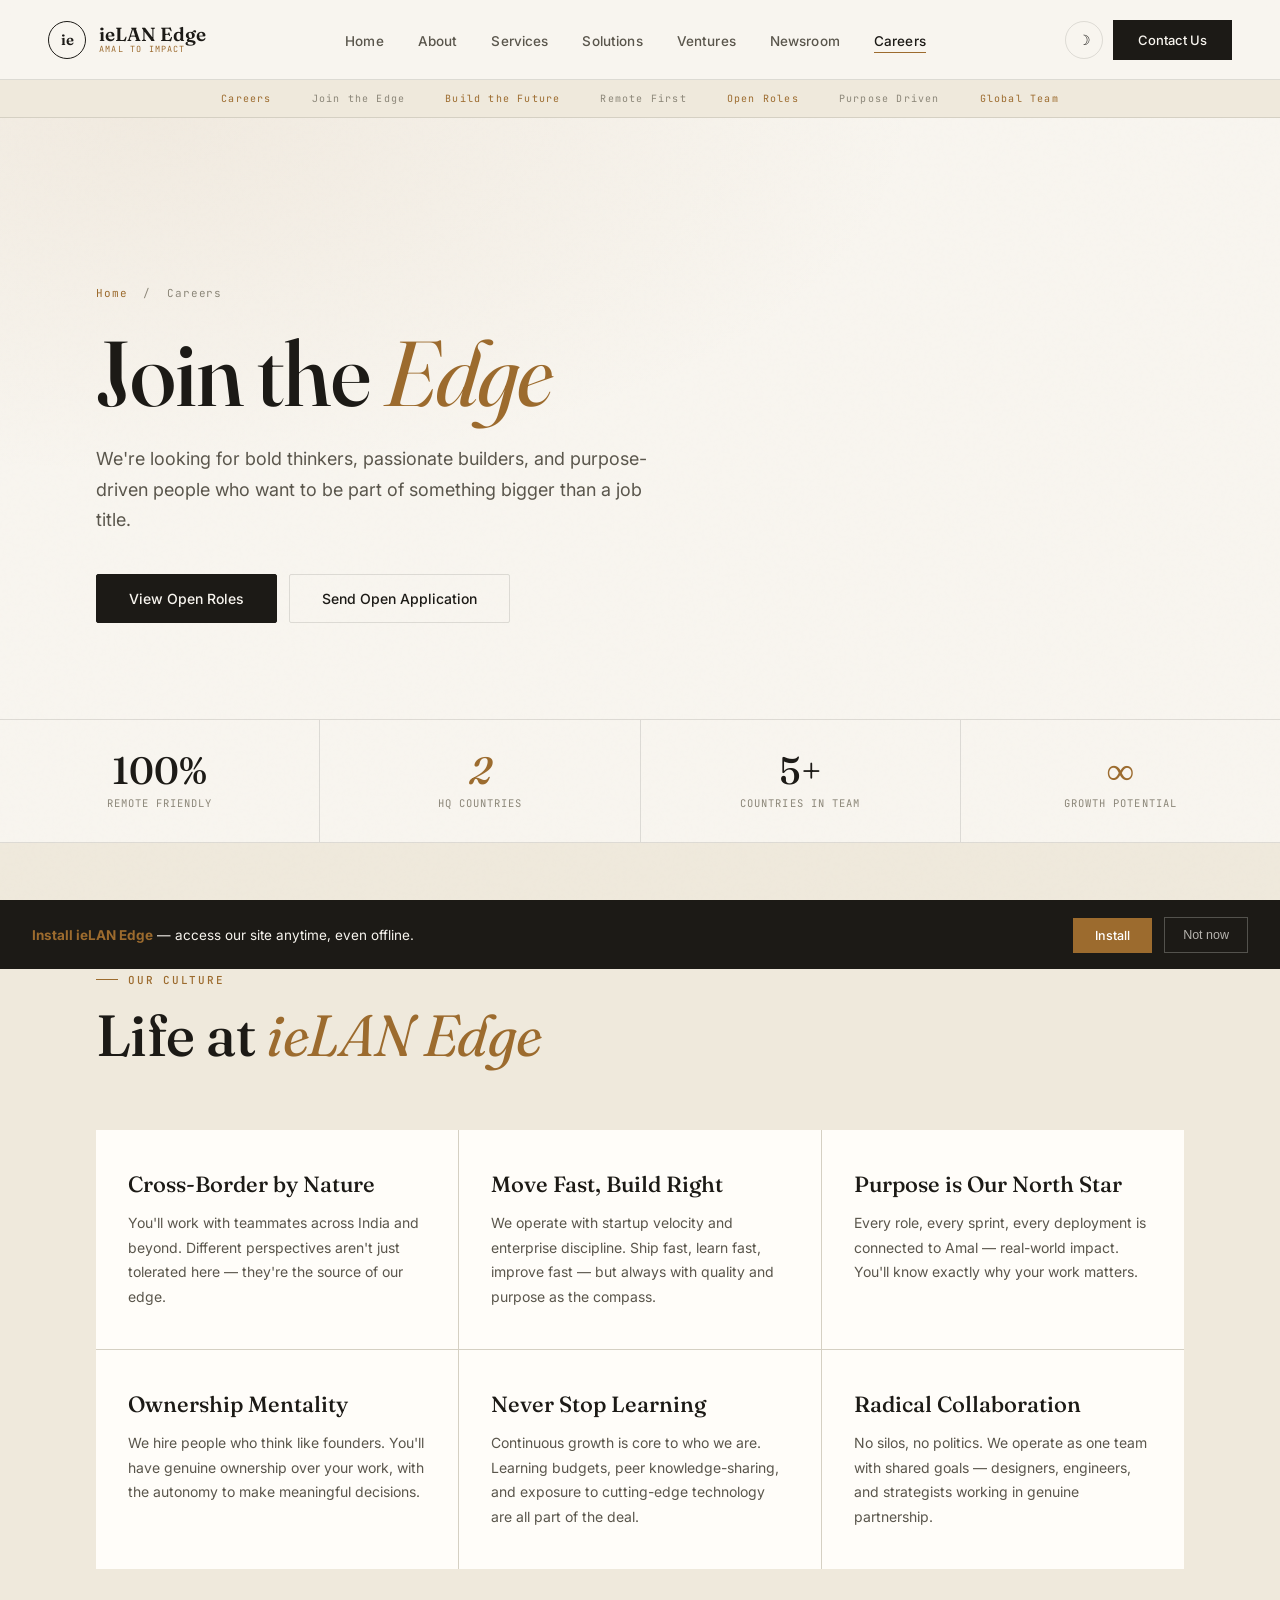
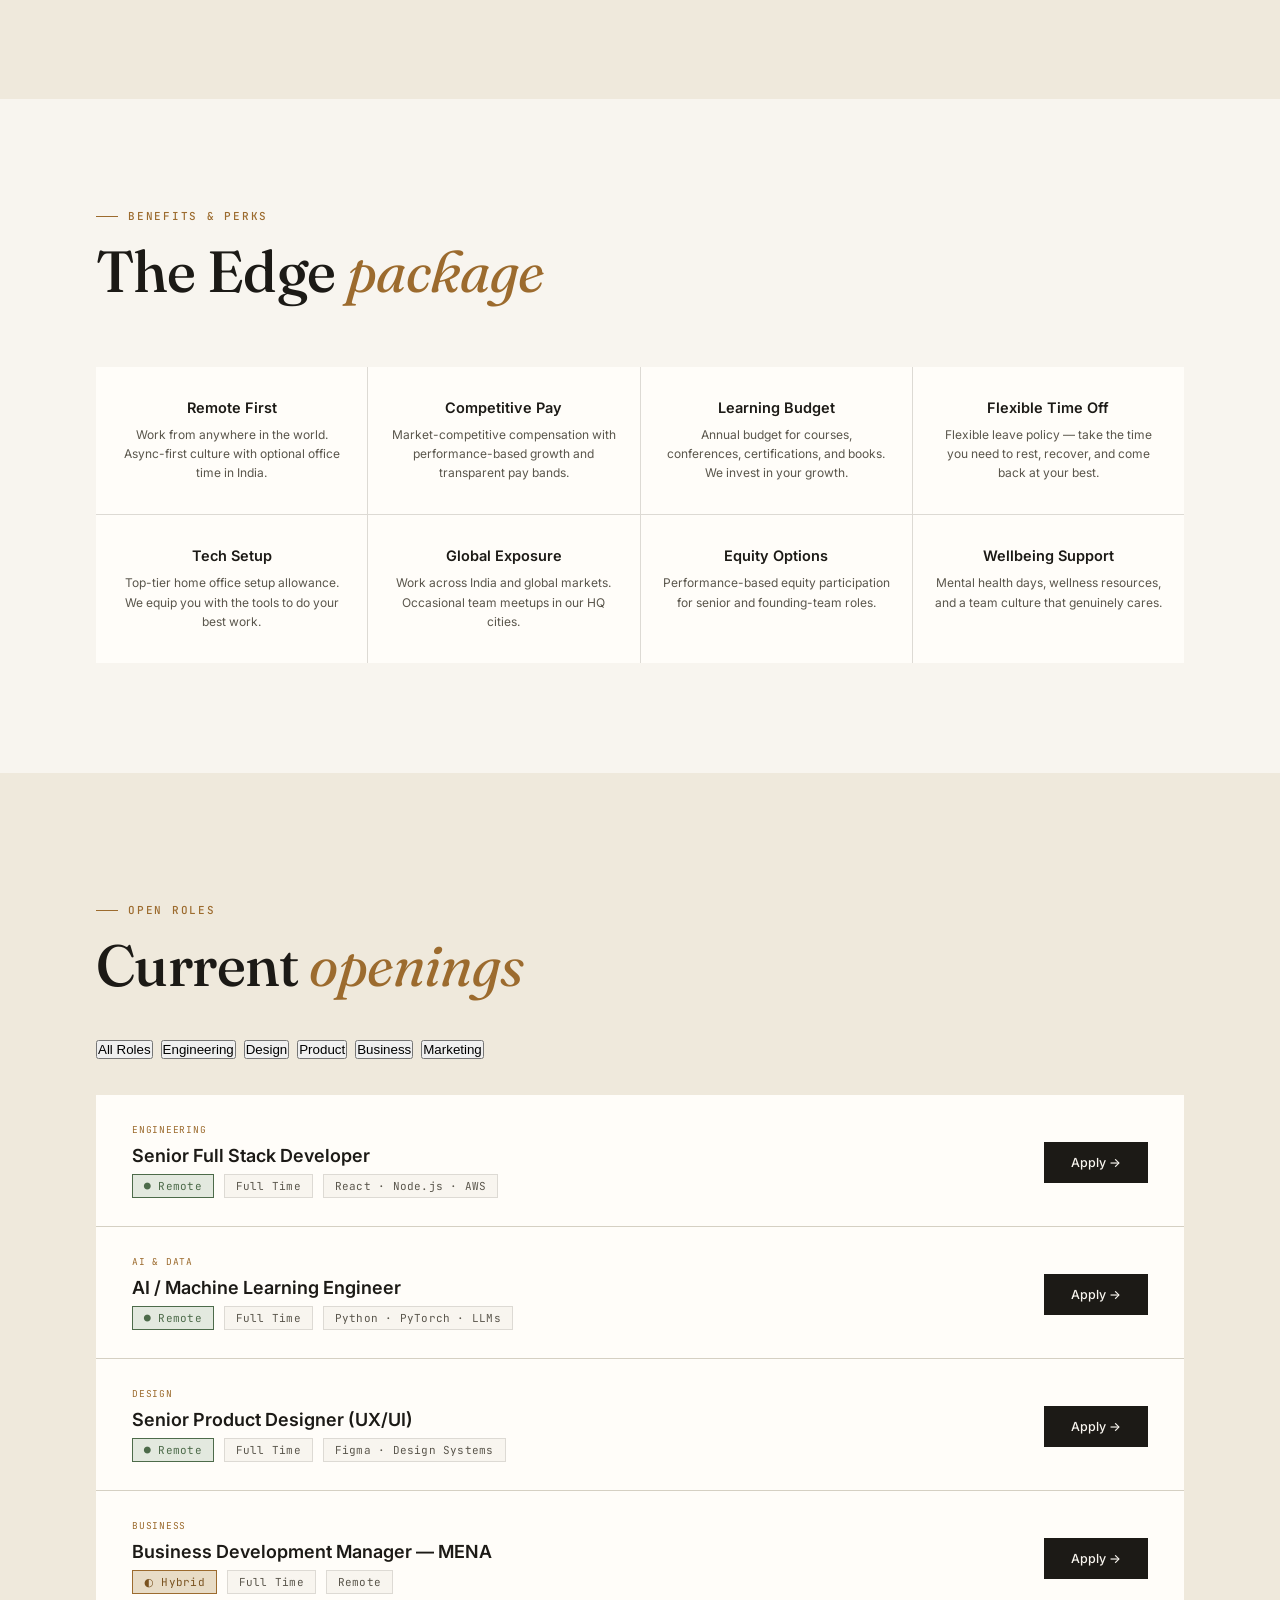
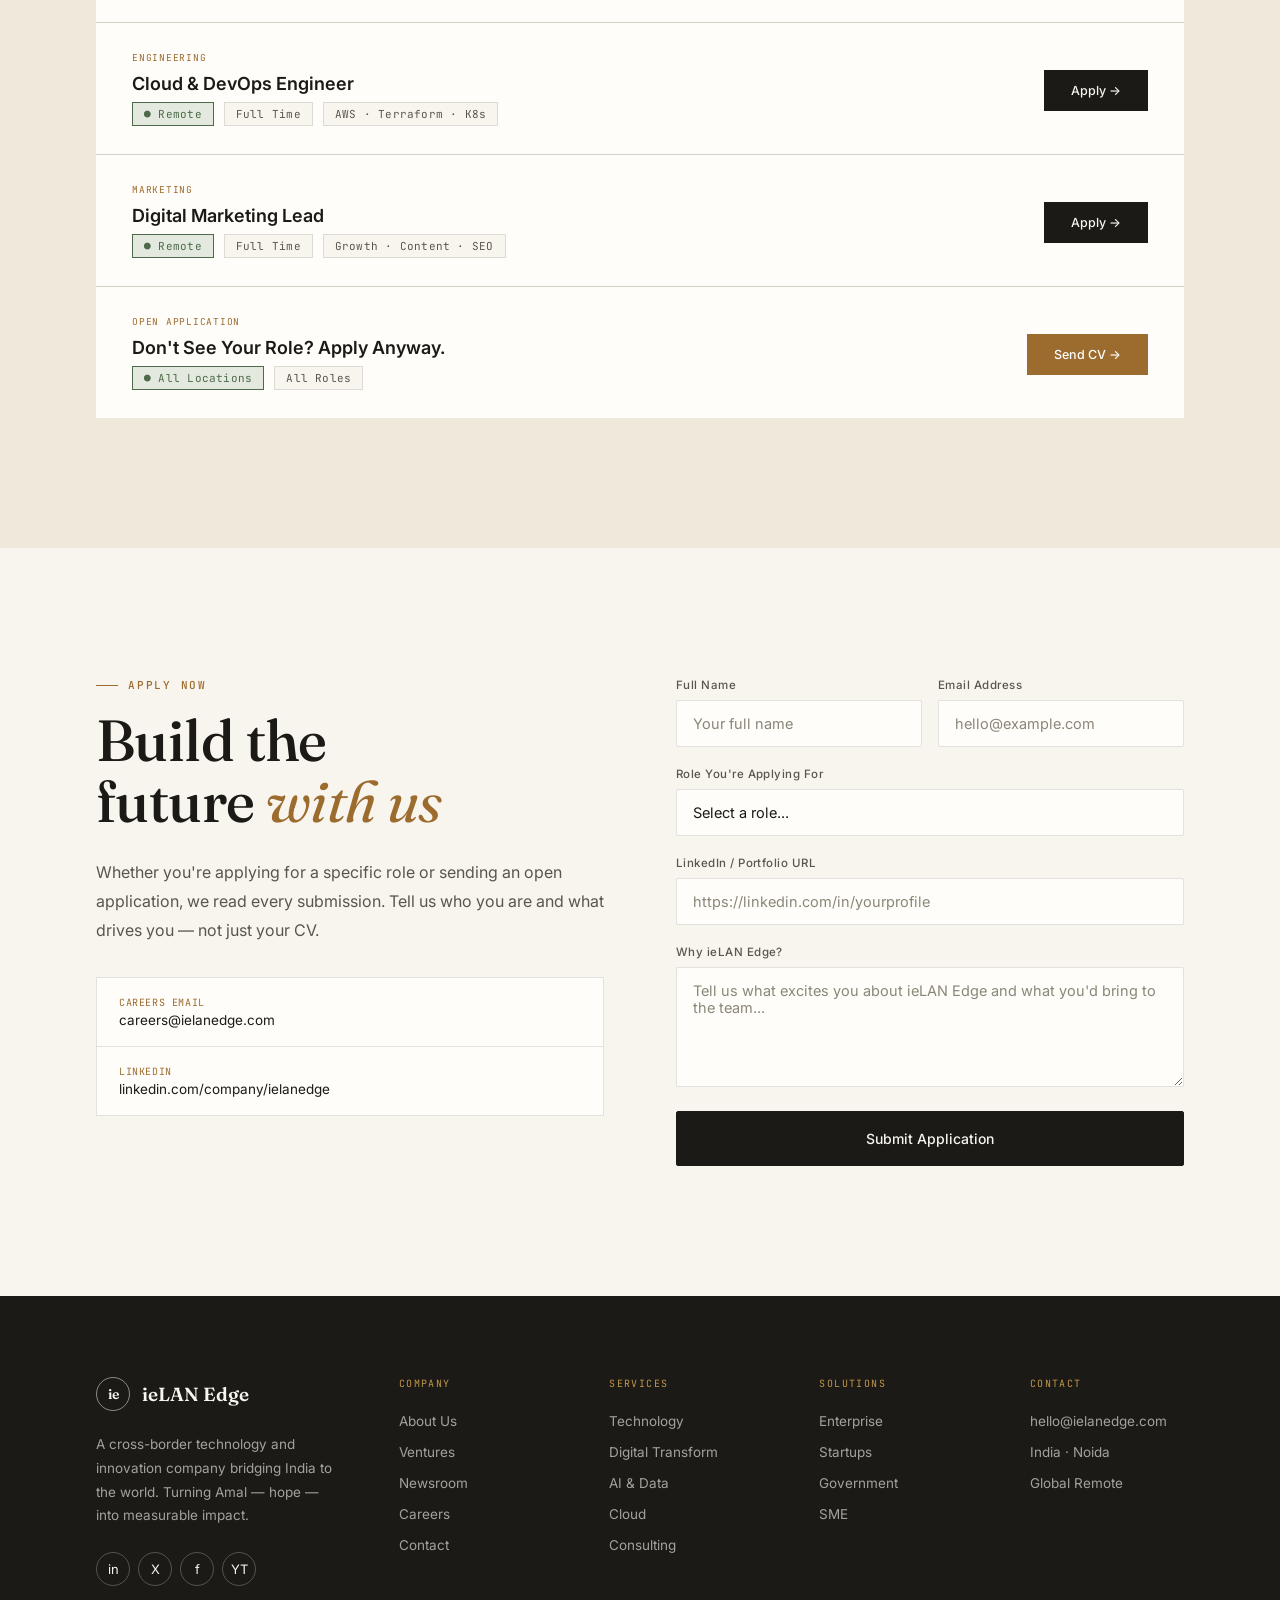
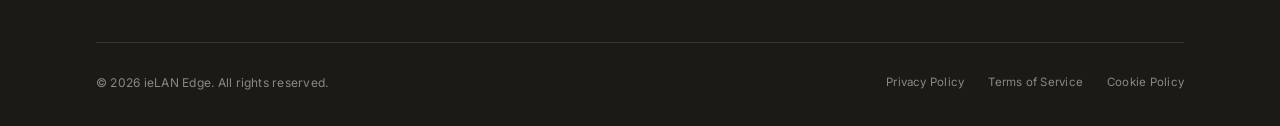
<file: pages/careers.html>
<!DOCTYPE html>
<html lang="en" data-theme="light">
<head>
<meta charset="UTF-8"><meta name="viewport" content="width=device-width, initial-scale=1.0">
<!-- ═══ PRIMARY SEO ═══ -->
<title>Careers — ieLAN Edge | Join Our Cross-Border Tech Team | Remote Jobs India </title>
<meta name="description" content="Join ieLAN Edge — a cross-border technology company with remote-first jobs in software engineering, AI, design, product, and business development across India and globally.">
<meta name="keywords" content="ieLAN Edge careers, ieLAN Edge jobs, remote tech jobs India, technology jobs India , AI engineer jobs India, full stack developer remote India, ieLAN Edge hiring, cross-border tech jobs">
<meta name="author" content="ieLAN Edge">
<meta name="robots" content="index, follow, max-snippet:-1, max-image-preview:large, max-video-preview:-1">
<link rel="canonical" href="https://ielanedge.github.io/pages/careers.html">

<!-- ═══ OPEN GRAPH ═══ -->
<meta property="og:type" content="website">
<meta property="og:url" content="https://ielanedge.github.io/pages/careers.html">
<meta property="og:title" content="Careers — ieLAN Edge | Join Our Cross-Border Tech Team | Remote Jobs India">
<meta property="og:description" content="Join ieLAN Edge — a cross-border technology company with remote-first jobs in software engineering, AI, design, product, and business development across India and globally.">
<meta property="og:image" content="https://ielanedge.github.io/assets/icons/icon-512.png">
<meta property="og:image:width" content="512">
<meta property="og:image:height" content="512">
<meta property="og:site_name" content="ieLAN Edge">
<meta property="og:locale" content="en_US">

<!-- ═══ TWITTER CARD ═══ -->
<meta name="twitter:card" content="summary_large_image">
<meta name="twitter:url" content="https://ielanedge.github.io/pages/careers.html">
<meta name="twitter:title" content="Careers — ieLAN Edge | Join Our Cross-Border Tech Team | Remote Jobs India ">
<meta name="twitter:description" content="Join ieLAN Edge — a cross-border technology company with remote-first jobs in software engineering, AI, design, product, and business development across India and globally.">
<meta name="twitter:image" content="https://ielanedge.github.io/assets/icons/icon-512.png">
<meta name="twitter:site" content="@ielanedge">

<!-- ═══ GEO & BUSINESS ═══ -->
<meta name="geo.region" content="IN-HR">
<meta name="geo.placename" content="Gurugram, Haryana, India">
<meta name="geo.position" content="28.4595;77.0266">
<meta name="ICBM" content="28.4595, 77.0266">
<meta name="language" content="English">
<meta name="revisit-after" content="7 days">
<meta name="rating" content="general">

<!-- ═══ SCHEMA.ORG STRUCTURED DATA ═══ -->
<script type="application/ld+json">
{
  "@context": "https://schema.org",
  "@type": "JobPosting",
  "title": "Multiple Roles — ieLAN Edge",
  "description": "ieLAN Edge is hiring across engineering, AI, design, product and business development. Remote-first, cross-border team.",
  "hiringOrganization": {
    "@type": "Organization",
    "name": "ieLAN Edge",
    "sameAs": "https://ielanedge.github.io/",
    "logo": "https://ielanedge.github.io/assets/icons/icon-512.png"
  },
  "jobLocation": {"@type":"Place","address":{"@type":"PostalAddress","addressCountry":"IN"}},
  "employmentType": "FULL_TIME",
  "workHours": "Remote First",
  "url": "https://ielanedge.github.io/pages/careers.html"
}
</script>
<link rel="preconnect" href="https://fonts.googleapis.com">
<link rel="stylesheet" href="../assets/css/global.css">
<style>
#culture { padding:130px 48px; background:var(--paper-deep); }
.culture-grid { display:grid; grid-template-columns:repeat(3,1fr); gap:1px; margin-top:64px; background:var(--rule); }
.culture-card { background:var(--paper-card); padding:40px 32px; transition:all 0.3s; }
.culture-card:hover { background:var(--paper); }
.culture-title { font-family:'Fraunces',serif; font-weight:500; font-size:22px; color:var(--ink); margin-bottom:13px; }
.culture-desc { font-size:14px; color:var(--ink-soft); line-height:1.75; font-weight:400; }

#perks { padding:110px 48px; background:var(--paper); }
.perks-grid { display:grid; grid-template-columns:repeat(4,1fr); gap:1px; margin-top:64px; background:var(--rule); }
.perk-card { background:var(--paper-card); padding:32px 22px; text-align:center; transition:all 0.3s; }
.perk-card:hover { background:var(--paper-deep); }
.perk-title { font-weight:600; color:var(--ink); font-size:14.5px; margin-bottom:9px; }
.perk-desc { font-size:12px; color:var(--ink-soft); line-height:1.6; }

#jobs { padding:130px 48px; background:var(--paper-deep); }
.jobs-filter { display:flex; gap:8px; flex-wrap:wrap; margin:44px 0 36px; }
.jobs-list { display:flex; flex-direction:column; gap:1px; background:var(--rule); }
.job-card { background:var(--paper-card); padding:28px 36px; display:grid; grid-template-columns:1fr auto; gap:20px; align-items:center; transition:all 0.25s; position:relative; }
.job-card:hover { background:var(--paper); }
.job-dept { font-family:'JetBrains Mono',monospace; font-size:9.5px; color:var(--brass); letter-spacing:0.08em; text-transform:uppercase; margin-bottom:9px; }
.job-title { font-weight:600; color:var(--ink); font-size:18px; margin-bottom:8px; }
.job-meta { display:flex; gap:10px; flex-wrap:wrap; }
.job-tag { display:inline-flex; align-items:center; gap:5px; padding:4px 11px; background:var(--paper); border:1px solid var(--rule); font-size:11px; color:var(--ink-soft); font-family:'JetBrains Mono',monospace; letter-spacing:0.02em; }
.job-tag.remote { color:var(--green); border-color:var(--green); background:var(--green-pale); }
.job-tag.hybrid { color:var(--brass-deep); border-color:var(--brass); background:var(--brass-pale); }
.btn-apply { background:var(--ink); color:var(--paper); border:1px solid var(--ink); padding:12px 26px; font-family:'Inter',sans-serif; font-size:12.5px; font-weight:500; cursor:pointer; transition:all 0.25s; text-decoration:none; }
.btn-apply:hover { background:var(--brass); border-color:var(--brass); }
.btn-apply.gold { background:var(--brass); border-color:var(--brass); color:#fff; }
.btn-apply.gold:hover { background:var(--brass-deep); border-color:var(--brass-deep); }

#apply-form { padding:130px 48px; background:var(--paper); }
.apply-grid { display:grid; grid-template-columns:1fr 1fr; gap:72px; align-items:start; }
.apply-cta h2 { font-family:'Fraunces',serif; font-weight:500; font-size:clamp(38px,5vw,58px); color:var(--ink); line-height:1.05; margin-bottom:26px; letter-spacing:-0.01em; }
.apply-cta h2 em { font-style:italic; font-weight:400; color:var(--brass); }
.apply-cta p { font-size:16px; color:var(--ink-soft); line-height:1.8; font-weight:400; margin-bottom:32px; }
.apply-contact-item { display:flex; align-items:center; gap:16px; background:var(--paper-card); border:1px solid var(--rule); padding:18px 22px; }
.apply-contact-item + .apply-contact-item { border-top:none; }
.apply-contact-label { font-family:'JetBrains Mono',monospace; font-size:10px; color:var(--brass); letter-spacing:0.06em; text-transform:uppercase; margin-bottom:3px; }
.apply-contact-value { font-size:13.5px; color:var(--ink); }
.apply-contact-value a { color:var(--ink); text-decoration:none; }
.apply-contact-value a:hover { color:var(--brass); }

@media (max-width:1100px) { .culture-grid { grid-template-columns:1fr 1fr; } .perks-grid { grid-template-columns:1fr 1fr; } }
@media (max-width:768px) {
  #culture,#perks,#jobs,#apply-form { padding-left:20px; padding-right:20px; }
  .culture-grid,.perks-grid { grid-template-columns:1fr; }
  .job-card { grid-template-columns:1fr; }
  .apply-grid { grid-template-columns:1fr; }
}
</style>
</head>
<body>
<div id="nav-inject" data-root="../"></div>
<div style="padding-top:80px"></div>
<div class="ticker-wrap">
  <div class="ticker-inner">
    <span class="blue">Careers</span><span>Join the Edge</span><span class="gold">Build the Future</span><span>Remote First</span><span class="blue">Open Roles</span><span>Purpose Driven</span><span class="gold">Global Team</span>
  </div>
</div>

<div class="page-hero">
  <div class="page-hero-bg"></div>
  <div class="page-hero-content container">
    <div class="page-breadcrumb"><a href="../index.html">Home</a> &nbsp;/&nbsp; Careers</div>
    <h1 class="page-hero-title">Join the <span class="accent">Edge</span></h1>
    <p class="page-hero-desc">We're looking for bold thinkers, passionate builders, and purpose-driven people who want to be part of something bigger than a job title.</p>
    <div style="margin-top:38px;display:flex;gap:12px;flex-wrap:wrap">
      <a href="#jobs" class="btn-primary">View Open Roles</a>
      <a href="#apply-form" class="btn-secondary">Send Open Application</a>
    </div>
  </div>
</div>

<div class="stats-row">
  <div class="stat-block"><div class="stat-num" data-count="100" data-suffix="%">100%</div><div class="stat-label">Remote Friendly</div></div>
  <div class="stat-block"><div class="stat-num gold">2</div><div class="stat-label">HQ Countries</div></div>
  <div class="stat-block"><div class="stat-num" data-count="5" data-suffix="+">5+</div><div class="stat-label">Countries in Team</div></div>
  <div class="stat-block"><div class="stat-num gold" style="font-style:italic">∞</div><div class="stat-label">Growth Potential</div></div>
</div>

<section id="culture">
  <div class="container">
    <div class="eyebrow">Our Culture</div>
    <h2 class="section-title">Life at <em>ieLAN Edge</em></h2>
    <div class="culture-grid">
      <div class="culture-card reveal">
        <div class="culture-title">Cross-Border by Nature</div>
        <p class="culture-desc">You'll work with teammates across India and beyond. Different perspectives aren't just tolerated here — they're the source of our edge.</p>
      </div>
      <div class="culture-card reveal reveal-delay-1">
        <div class="culture-title">Move Fast, Build Right</div>
        <p class="culture-desc">We operate with startup velocity and enterprise discipline. Ship fast, learn fast, improve fast — but always with quality and purpose as the compass.</p>
      </div>
      <div class="culture-card reveal reveal-delay-2">
        <div class="culture-title">Purpose is Our North Star</div>
        <p class="culture-desc">Every role, every sprint, every deployment is connected to Amal — real-world impact. You'll know exactly why your work matters.</p>
      </div>
      <div class="culture-card reveal">
        <div class="culture-title">Ownership Mentality</div>
        <p class="culture-desc">We hire people who think like founders. You'll have genuine ownership over your work, with the autonomy to make meaningful decisions.</p>
      </div>
      <div class="culture-card reveal reveal-delay-1">
        <div class="culture-title">Never Stop Learning</div>
        <p class="culture-desc">Continuous growth is core to who we are. Learning budgets, peer knowledge-sharing, and exposure to cutting-edge technology are all part of the deal.</p>
      </div>
      <div class="culture-card reveal reveal-delay-2">
        <div class="culture-title">Radical Collaboration</div>
        <p class="culture-desc">No silos, no politics. We operate as one team with shared goals — designers, engineers, and strategists working in genuine partnership.</p>
      </div>
    </div>
  </div>
</section>

<section id="perks">
  <div class="container">
    <div class="eyebrow">Benefits &amp; Perks</div>
    <h2 class="section-title">The Edge <em>package</em></h2>
    <div class="perks-grid">
      <div class="perk-card reveal"><div class="perk-title">Remote First</div><p class="perk-desc">Work from anywhere in the world. Async-first culture with optional office time in India.</p></div>
      <div class="perk-card reveal reveal-delay-1"><div class="perk-title">Competitive Pay</div><p class="perk-desc">Market-competitive compensation with performance-based growth and transparent pay bands.</p></div>
      <div class="perk-card reveal reveal-delay-2"><div class="perk-title">Learning Budget</div><p class="perk-desc">Annual budget for courses, conferences, certifications, and books. We invest in your growth.</p></div>
      <div class="perk-card reveal reveal-delay-3"><div class="perk-title">Flexible Time Off</div><p class="perk-desc">Flexible leave policy — take the time you need to rest, recover, and come back at your best.</p></div>
      <div class="perk-card reveal"><div class="perk-title">Tech Setup</div><p class="perk-desc">Top-tier home office setup allowance. We equip you with the tools to do your best work.</p></div>
      <div class="perk-card reveal reveal-delay-1"><div class="perk-title">Global Exposure</div><p class="perk-desc">Work across India and global markets. Occasional team meetups in our HQ cities.</p></div>
      <div class="perk-card reveal reveal-delay-2"><div class="perk-title">Equity Options</div><p class="perk-desc">Performance-based equity participation for senior and founding-team roles.</p></div>
      <div class="perk-card reveal reveal-delay-3"><div class="perk-title">Wellbeing Support</div><p class="perk-desc">Mental health days, wellness resources, and a team culture that genuinely cares.</p></div>
    </div>
  </div>
</section>

<section id="jobs">
  <div class="container">
    <div class="eyebrow">Open Roles</div>
    <h2 class="section-title">Current <em>openings</em></h2>
    <div class="jobs-filter">
      <button class="filter-btn active">All Roles</button>
      <button class="filter-btn">Engineering</button>
      <button class="filter-btn">Design</button>
      <button class="filter-btn">Product</button>
      <button class="filter-btn">Business</button>
      <button class="filter-btn">Marketing</button>
    </div>
    <div class="jobs-list">
      <div class="job-card reveal">
        <div class="job-info">
          <div class="job-dept">Engineering</div>
          <div class="job-title">Senior Full Stack Developer</div>
          <div class="job-meta">
            <span class="job-tag remote">● Remote</span>
            <span class="job-tag">Full Time</span>
            <span class="job-tag">React · Node.js · AWS</span>
          </div>
        </div>
        <div class="job-apply"><a href="#apply-form" class="btn-apply">Apply →</a></div>
      </div>
      <div class="job-card reveal">
        <div class="job-info">
          <div class="job-dept">AI &amp; Data</div>
          <div class="job-title">AI / Machine Learning Engineer</div>
          <div class="job-meta">
            <span class="job-tag remote">● Remote</span>
            <span class="job-tag">Full Time</span>
            <span class="job-tag">Python · PyTorch · LLMs</span>
          </div>
        </div>
        <div class="job-apply"><a href="#apply-form" class="btn-apply">Apply →</a></div>
      </div>
      <div class="job-card reveal">
        <div class="job-info">
          <div class="job-dept">Design</div>
          <div class="job-title">Senior Product Designer (UX/UI)</div>
          <div class="job-meta">
            <span class="job-tag remote">● Remote</span>
            <span class="job-tag">Full Time</span>
            <span class="job-tag">Figma · Design Systems</span>
          </div>
        </div>
        <div class="job-apply"><a href="#apply-form" class="btn-apply">Apply →</a></div>
      </div>
      <div class="job-card reveal">
        <div class="job-info">
          <div class="job-dept">Business</div>
          <div class="job-title">Business Development Manager — MENA</div>
          <div class="job-meta">
            <span class="job-tag hybrid">◐ Hybrid</span>
            <span class="job-tag">Full Time</span>
            <span class="job-tag">Remote</span>
          </div>
        </div>
        <div class="job-apply"><a href="#apply-form" class="btn-apply">Apply →</a></div>
      </div>
      <div class="job-card reveal">
        <div class="job-info">
          <div class="job-dept">Engineering</div>
          <div class="job-title">Cloud &amp; DevOps Engineer</div>
          <div class="job-meta">
            <span class="job-tag remote">● Remote</span>
            <span class="job-tag">Full Time</span>
            <span class="job-tag">AWS · Terraform · K8s</span>
          </div>
        </div>
        <div class="job-apply"><a href="#apply-form" class="btn-apply">Apply →</a></div>
      </div>
      <div class="job-card reveal">
        <div class="job-info">
          <div class="job-dept">Marketing</div>
          <div class="job-title">Digital Marketing Lead</div>
          <div class="job-meta">
            <span class="job-tag remote">● Remote</span>
            <span class="job-tag">Full Time</span>
            <span class="job-tag">Growth · Content · SEO</span>
          </div>
        </div>
        <div class="job-apply"><a href="#apply-form" class="btn-apply">Apply →</a></div>
      </div>
      <div class="job-card reveal">
        <div class="job-info">
          <div class="job-dept">Open Application</div>
          <div class="job-title">Don't See Your Role? Apply Anyway.</div>
          <div class="job-meta">
            <span class="job-tag remote">● All Locations</span>
            <span class="job-tag">All Roles</span>
          </div>
        </div>
        <div class="job-apply"><a href="#apply-form" class="btn-apply gold">Send CV →</a></div>
      </div>
    </div>
  </div>
</section>

<section id="apply-form">
  <div class="container">
    <div class="apply-grid">
      <div class="apply-cta">
        <div class="eyebrow reveal">Apply Now</div>
        <h2 class="reveal">Build the<br>future <em>with us</em></h2>
        <p class="reveal">Whether you're applying for a specific role or sending an open application, we read every submission. Tell us who you are and what drives you — not just your CV.</p>
        <div style="display:flex;flex-direction:column;gap:0;margin-top:8px">
          <div class="apply-contact-item">
            <div><div class="apply-contact-label">Careers Email</div><div class="apply-contact-value"><a href="mailto:careers@ielanedge.com">careers@ielanedge.com</a></div></div>
          </div>
          <div class="apply-contact-item">
            <div><div class="apply-contact-label">LinkedIn</div><div class="apply-contact-value"><a href="https://linkedin.com/company/ielanedge" target="_blank" rel="noopener">linkedin.com/company/ielanedge</a></div></div>
          </div>
        </div>
      </div>
      <form class="reveal" data-form>
        <div class="form-row">
          <div class="form-group"><label>Full Name</label><input type="text" placeholder="Your full name" required></div>
          <div class="form-group"><label>Email Address</label><input type="email" placeholder="hello@example.com" required></div>
        </div>
        <div class="form-group"><label>Role You're Applying For</label>
          <select required>
            <option value="">Select a role...</option>
            <option>Senior Full Stack Developer</option>
            <option>AI / Machine Learning Engineer</option>
            <option>Senior Product Designer</option>
            <option>Business Development Manager</option>
            <option>Cloud &amp; DevOps Engineer</option>
            <option>Digital Marketing Lead</option>
            <option>Open Application</option>
          </select>
        </div>
        <div class="form-group"><label>LinkedIn / Portfolio URL</label><input type="url" placeholder="https://linkedin.com/in/yourprofile"></div>
        <div class="form-group"><label>Why ieLAN Edge?</label><textarea placeholder="Tell us what excites you about ieLAN Edge and what you'd bring to the team..." required></textarea></div>
        <button type="submit" class="btn-primary" style="width:100%;justify-content:center;padding:18px">Submit Application</button>
      </form>
    </div>
  </div>
</section>

<div id="footer-inject" data-root="../"></div>
<script src="../assets/js/layout.js"></script>
<script src="../assets/js/main.js"></script>
<script>
document.querySelectorAll('.jobs-filter .filter-btn').forEach(btn => {
  btn.addEventListener('click', () => {
    document.querySelectorAll('.jobs-filter .filter-btn').forEach(b => b.classList.remove('active'));
    btn.classList.add('active');
  });
});
</script>
</body>
</html>
</file>
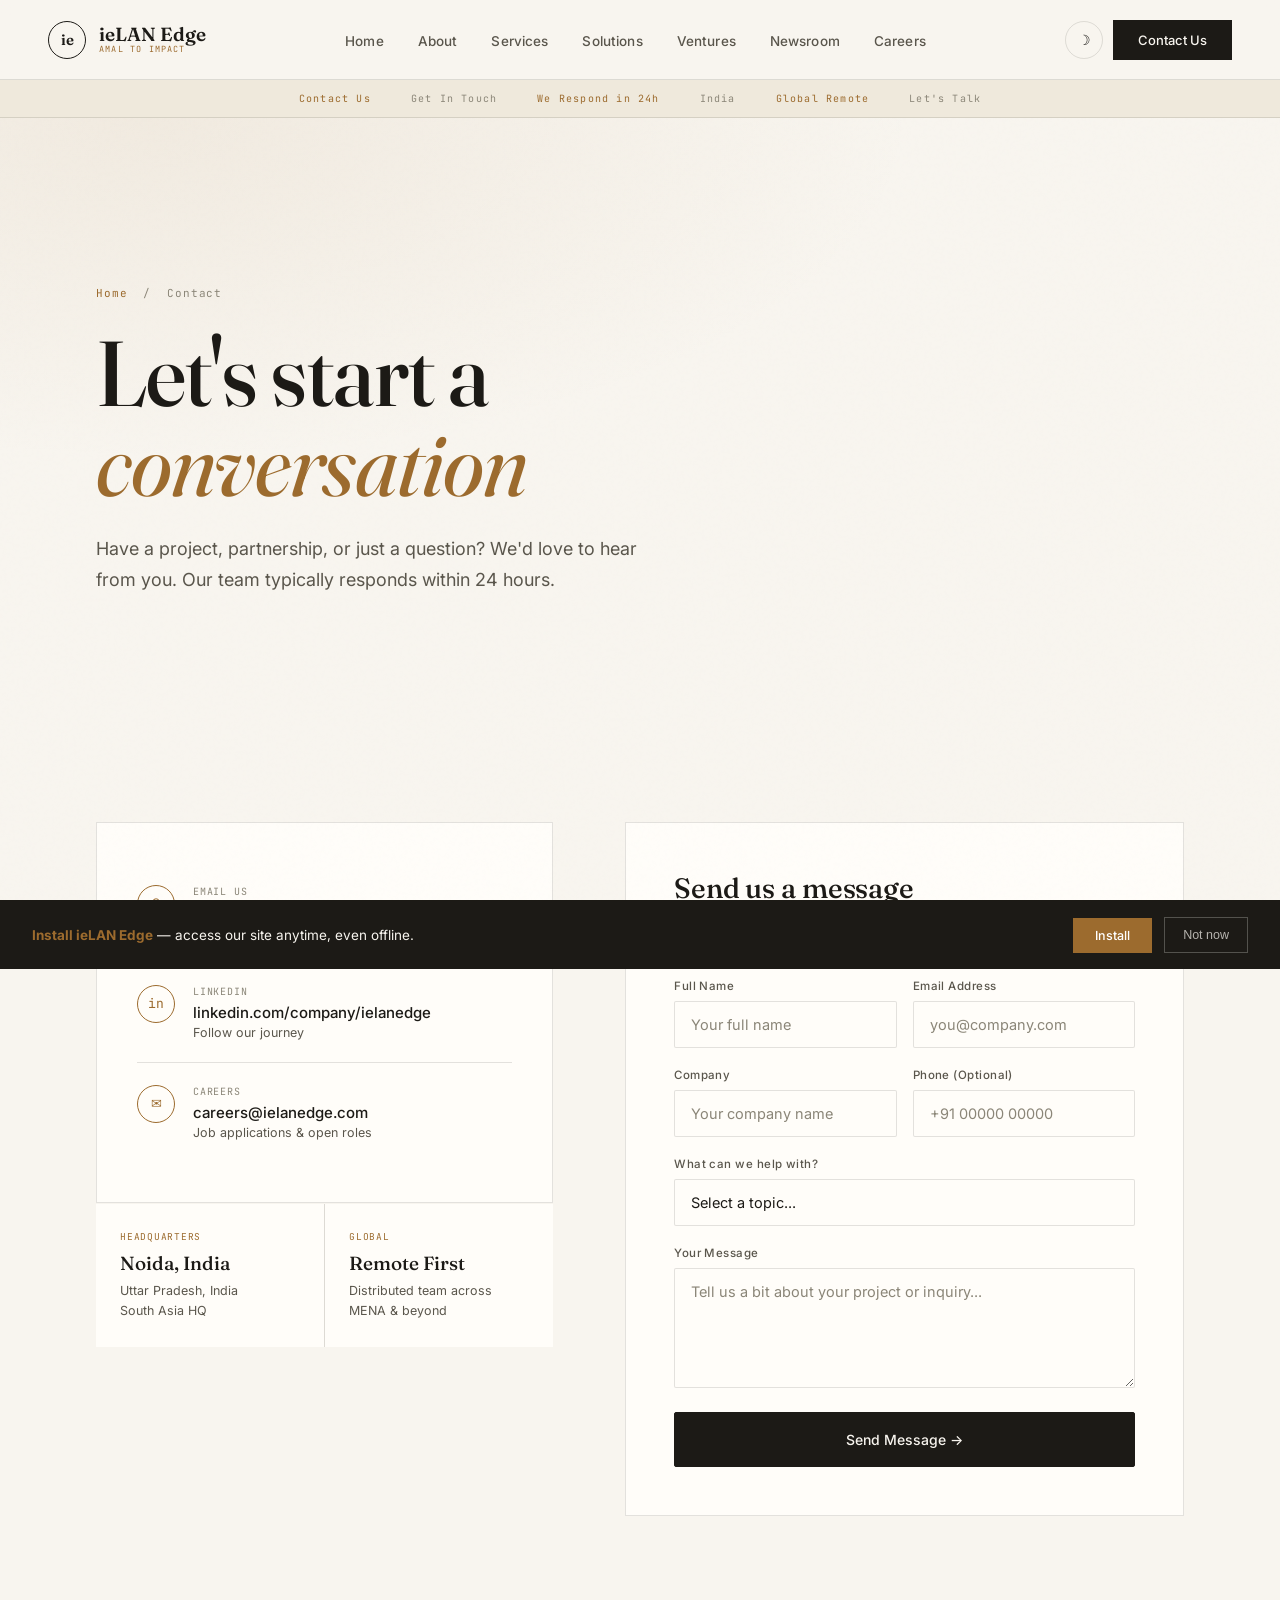
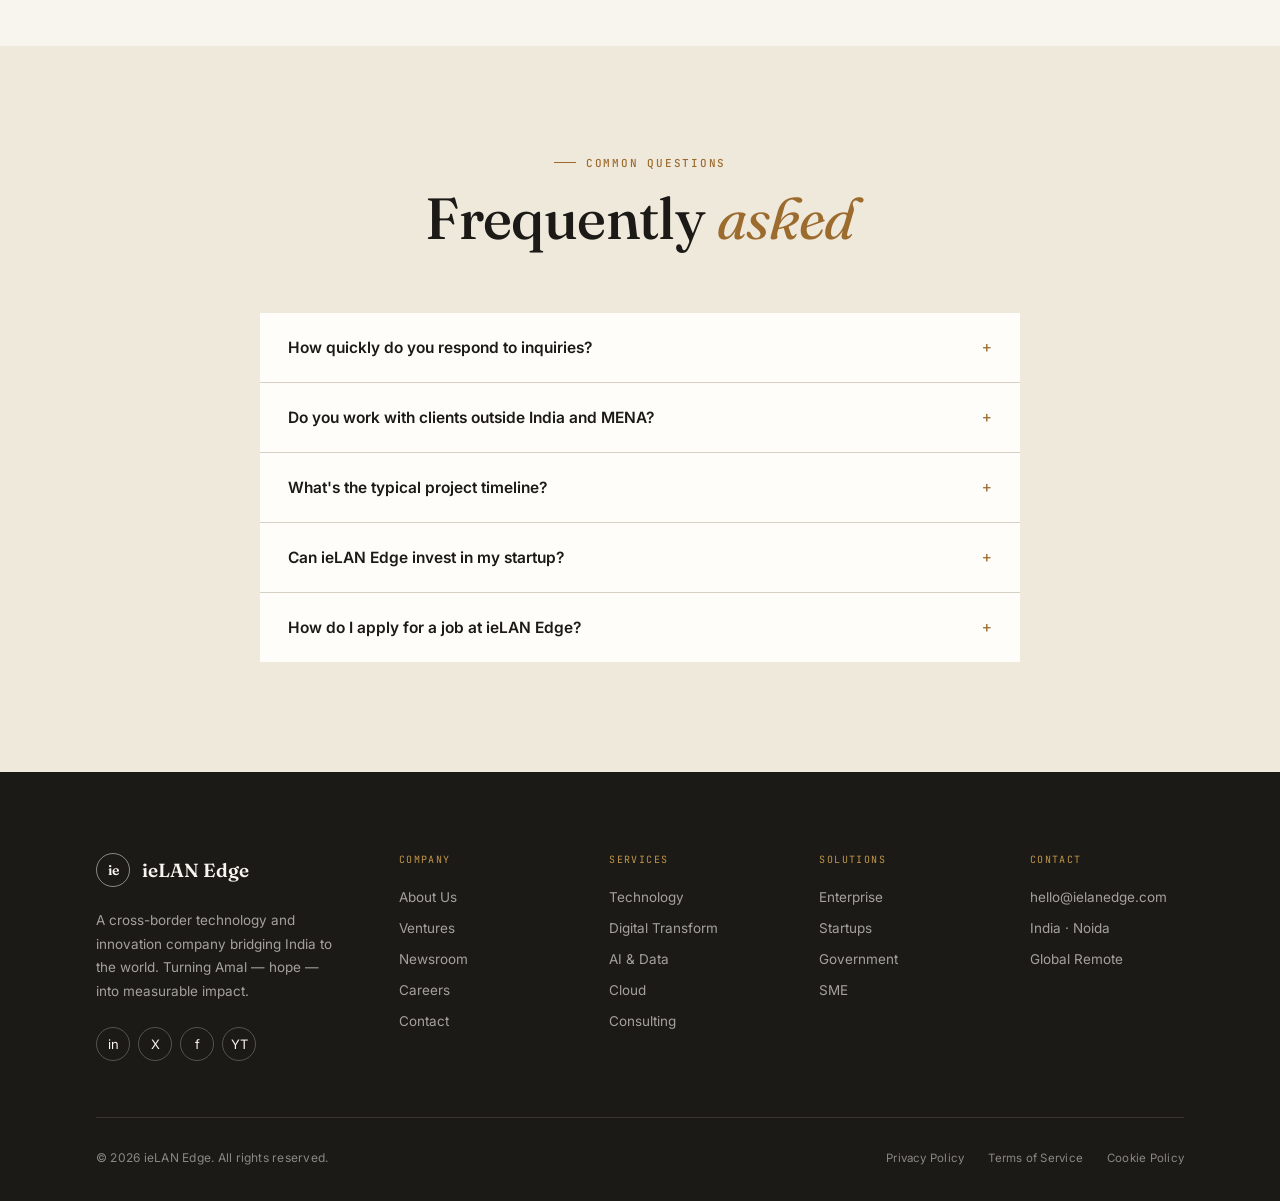
<file: pages/contact.html>
<!DOCTYPE html>
<html lang="en" data-theme="light">
<head>
<meta charset="UTF-8"><meta name="viewport" content="width=device-width, initial-scale=1.0">
<!-- ═══ PRIMARY SEO ═══ -->
<title>Contact ieLAN Edge — Get In Touch | Cross-Border Technology Company</title>
<meta name="description" content="Contact ieLAN Edge to discuss your technology project, venture partnership, or career opportunity. Reach us in India  or via email — we respond within 24 hours.">
<meta name="keywords" content="contact ieLAN Edge, ieLAN Edge email, ieLAN Edge address, ieLAN Edge India office, ieLAN Edge phone, get in touch ieLAN, ieLAN Edge support, ieLAN Edge inquiry">
<meta name="author" content="ieLAN Edge">
<meta name="robots" content="index, follow, max-snippet:-1, max-image-preview:large, max-video-preview:-1">
<link rel="canonical" href="https://ielanedge.github.io/pages/contact.html">

<!-- ═══ OPEN GRAPH ═══ -->
<meta property="og:type" content="website">
<meta property="og:url" content="https://ielanedge.github.io/pages/contact.html">
<meta property="og:title" content="Contact ieLAN Edge — Get In Touch | Cross-Border Technology Company">
<meta property="og:description" content="Contact ieLAN Edge to discuss your technology project, venture partnership, or career opportunity. Reach us in India  or via email — we respond within 24 hours.">
<meta property="og:image" content="https://ielanedge.github.io/assets/icons/icon-512.png">
<meta property="og:image:width" content="512">
<meta property="og:image:height" content="512">
<meta property="og:site_name" content="ieLAN Edge">
<meta property="og:locale" content="en_US">

<!-- ═══ TWITTER CARD ═══ -->
<meta name="twitter:card" content="summary_large_image">
<meta name="twitter:url" content="https://ielanedge.github.io/pages/contact.html">
<meta name="twitter:title" content="Contact ieLAN Edge — Get In Touch | Cross-Border Technology Company">
<meta name="twitter:description" content="Contact ieLAN Edge to discuss your technology project, venture partnership, or career opportunity. Reach us in India  or via email — we respond within 24 hours.">
<meta name="twitter:image" content="https://ielanedge.github.io/assets/icons/icon-512.png">
<meta name="twitter:site" content="@ielanedge">

<!-- ═══ GEO & BUSINESS ═══ -->
<meta name="geo.region" content="IN-HR">
<meta name="geo.placename" content="Gurugram, Haryana, India">
<meta name="geo.position" content="28.4595;77.0266">
<meta name="ICBM" content="28.4595, 77.0266">
<meta name="language" content="English">
<meta name="revisit-after" content="7 days">
<meta name="rating" content="general">

<!-- ═══ SCHEMA.ORG STRUCTURED DATA ═══ -->
<script type="application/ld+json">
{
  "@context": "https://schema.org",
  "@type": "ContactPage",
  "url": "https://ielanedge.github.io/pages/contact.html",
  "name": "Contact ieLAN Edge",
  "description": "Get in touch with ieLAN Edge for technology projects, venture partnerships, or career inquiries.",
  "isPartOf": {"@type":"WebSite","url":"https://ielanedge.github.io/"},
  "mainEntity": {
    "@type": "Organization",
    "name": "ieLAN Edge",
    "email": "hello@ielanedge.com",
    "address": [
      {"@type":"PostalAddress","addressLocality":"Gurugram","addressRegion":"Haryana","addressCountry":"IN"},
      {"@type":"PostalAddress","addressLocality":"Cairo","addressCountry":"EG"}
    ]
  }
}
</script>
<link rel="preconnect" href="https://fonts.googleapis.com">
<link rel="stylesheet" href="../assets/css/global.css">
<style>
#contact-main { padding:80px 48px 130px; background:var(--paper); }
.contact-layout { display:grid; grid-template-columns:0.9fr 1.1fr; gap:72px; align-items:start; margin-top:50px; }
.contact-info-card { background:var(--paper-card); border:1px solid var(--rule); padding:40px; margin-bottom:1px; }
.contact-method { display:flex; align-items:flex-start; gap:18px; padding:22px 0; border-bottom:1px solid var(--rule); }
.contact-method:last-child { border-bottom:none; }
.contact-method-icon { width:38px; height:38px; border-radius:50%; border:1px solid var(--brass); display:flex; align-items:center; justify-content:center; font-family:'JetBrains Mono',monospace; font-size:13px; color:var(--brass); flex-shrink:0; }
.contact-method-label { font-family:'JetBrains Mono',monospace; font-size:10px; color:var(--ink-faint); letter-spacing:0.08em; text-transform:uppercase; margin-bottom:5px; }
.contact-method-value { font-size:15px; color:var(--ink); font-weight:500; }
.contact-method-value a { color:var(--ink); text-decoration:none; transition:color 0.2s; }
.contact-method-value a:hover { color:var(--brass); }
.contact-method-sub { font-size:12.5px; color:var(--ink-soft); margin-top:3px; }

.offices-grid { display:grid; grid-template-columns:1fr 1fr; gap:1px; background:var(--rule); margin-top:1px; }
.office-card { background:var(--paper-card); padding:26px 24px; transition:all 0.25s; }
.office-card:hover { background:var(--paper-deep); }
.office-flag-label { font-family:'JetBrains Mono',monospace; font-size:9.5px; color:var(--brass); letter-spacing:0.08em; text-transform:uppercase; margin-bottom:8px; }
.office-city { font-family:'Fraunces',serif; font-weight:500; font-size:19px; color:var(--ink); margin-bottom:6px; }
.office-addr { font-size:12.5px; color:var(--ink-soft); line-height:1.6; }

.contact-form-card { background:var(--paper-card); border:1px solid var(--rule); padding:48px; }
.contact-form-card h3 { font-family:'Fraunces',serif; font-weight:500; font-size:28px; color:var(--ink); margin-bottom:8px; letter-spacing:-0.005em; }
.contact-form-card .sub { font-size:14px; color:var(--ink-soft); margin-bottom:32px; }
.social-row { display:flex; gap:10px; margin-top:8px; }

#faq { padding:110px 48px; background:var(--paper-deep); }
.faq-list { max-width:760px; margin:64px auto 0; display:flex; flex-direction:column; gap:1px; background:var(--rule); }
.faq-item { background:var(--paper-card); }
.faq-question { padding:24px 28px; display:flex; align-items:center; justify-content:space-between; cursor:pointer; gap:16px; }
.faq-question span.q-text { font-weight:600; color:var(--ink); font-size:15.5px; }
.faq-icon { color:var(--brass); font-family:'JetBrains Mono',monospace; font-size:16px; transition:transform 0.25s; flex-shrink:0; }
.faq-item.open .faq-icon { transform:rotate(45deg); }
.faq-answer { max-height:0; overflow:hidden; transition:max-height 0.3s ease; }
.faq-item.open .faq-answer { max-height:240px; }
.faq-answer-inner { padding:0 28px 24px; font-size:14px; color:var(--ink-soft); line-height:1.75; }

@media (max-width:1100px) { .contact-layout { grid-template-columns:1fr; } }
@media (max-width:768px) {
  #contact-main,#faq { padding-left:20px; padding-right:20px; }
  .contact-form-card { padding:28px; }
  .contact-info-card { padding:28px; }
  .offices-grid { grid-template-columns:1fr; }
}
</style>
</head>
<body>
<div id="nav-inject" data-root="../"></div>
<div style="padding-top:80px"></div>
<div class="ticker-wrap">
  <div class="ticker-inner">
    <span class="blue">Contact Us</span><span>Get In Touch</span><span class="gold">We Respond in 24h</span><span>India</span><span class="blue">Global Remote</span><span>Let's Talk</span>
  </div>
</div>

<div class="page-hero">
  <div class="page-hero-bg"></div>
  <div class="page-hero-content container">
    <div class="page-breadcrumb"><a href="../index.html">Home</a> &nbsp;/&nbsp; Contact</div>
    <h1 class="page-hero-title">Let's start a <span class="accent">conversation</span></h1>
    <p class="page-hero-desc">Have a project, partnership, or just a question? We'd love to hear from you. Our team typically responds within 24 hours.</p>
  </div>
</div>

<section id="contact-main">
  <div class="container">
    <div class="contact-layout">

      <div class="contact-info">
        <div class="contact-info-card reveal">
          <div class="contact-method">
            <div class="contact-method-icon">@</div>
            <div>
              <div class="contact-method-label">Email Us</div>
              <div class="contact-method-value"><a href="mailto:hello@ielanedge.com">hello@ielanedge.com</a></div>
              <div class="contact-method-sub">General inquiries &amp; new business</div>
            </div>
          </div>
          <div class="contact-method">
            <div class="contact-method-icon">in</div>
            <div>
              <div class="contact-method-label">LinkedIn</div>
              <div class="contact-method-value"><a href="https://linkedin.com/company/ielanedge" target="_blank" rel="noopener">linkedin.com/company/ielanedge</a></div>
              <div class="contact-method-sub">Follow our journey</div>
            </div>
          </div>
          <div class="contact-method">
            <div class="contact-method-icon">✉</div>
            <div>
              <div class="contact-method-label">Careers</div>
              <div class="contact-method-value"><a href="mailto:careers@ielanedge.com">careers@ielanedge.com</a></div>
              <div class="contact-method-sub">Job applications &amp; open roles</div>
            </div>
          </div>
        </div>

        <div class="offices-grid reveal reveal-delay-1">
          <div class="office-card">
            <div class="office-flag-label">Headquarters</div>
            <div class="office-city">Noida, India</div>
            <div class="office-addr">Uttar Pradesh, India<br>South Asia HQ</div>
          </div>
          <div class="office-card">
            <div class="office-flag-label">Global</div>
            <div class="office-city">Remote First</div>
            <div class="office-addr">Distributed team across<br>MENA &amp; beyond</div>
          </div>
        </div>
      </div>

      <div class="contact-form-card reveal reveal-delay-1">
        <h3>Send us a message</h3>
        <p class="sub">Fill out the form below and our team will get back to you within one business day.</p>
        <form data-form>
          <div class="form-row">
            <div class="form-group"><label>Full Name</label><input type="text" placeholder="Your full name" required></div>
            <div class="form-group"><label>Email Address</label><input type="email" placeholder="you@company.com" required></div>
          </div>
          <div class="form-row">
            <div class="form-group"><label>Company</label><input type="text" placeholder="Your company name"></div>
            <div class="form-group"><label>Phone (Optional)</label><input type="tel" placeholder="+91 00000 00000"></div>
          </div>
          <div class="form-group"><label>What can we help with?</label>
            <select required>
              <option value="">Select a topic...</option>
              <option>New Project / Technology Solutions</option>
              <option>Digital Transformation</option>
              <option>AI &amp; Data Consulting</option>
              <option>Cloud &amp; Infrastructure</option>
              <option>Venture Partnership / Investment</option>
              <option>Careers</option>
              <option>Press / Media</option>
              <option>Other</option>
            </select>
          </div>
          <div class="form-group"><label>Your Message</label><textarea placeholder="Tell us a bit about your project or inquiry..." required></textarea></div>
          <button type="submit" class="btn-primary" style="width:100%;justify-content:center;padding:18px">Send Message →</button>
        </form>
      </div>

    </div>
  </div>
</section>

<section id="faq">
  <div class="container">
    <div class="eyebrow" style="justify-content:center">Common Questions</div>
    <h2 class="section-title" style="text-align:center">Frequently <em>asked</em></h2>
    <div class="faq-list">
      <div class="faq-item reveal">
        <div class="faq-question" onclick="toggleFaq(this)"><span class="q-text">How quickly do you respond to inquiries?</span><span class="faq-icon">+</span></div>
        <div class="faq-answer"><div class="faq-answer-inner">We aim to respond to all inquiries within 24 hours on business days. For urgent matters, please mention it in your message and we'll prioritise accordingly.</div></div>
      </div>
      <div class="faq-item reveal">
        <div class="faq-question" onclick="toggleFaq(this)"><span class="q-text">Do you work with clients outside India and MENA?</span><span class="faq-icon">+</span></div>
        <div class="faq-answer"><div class="faq-answer-inner">Absolutely. While India and MENA are our home markets, we work with clients globally. Our remote-first team is equipped to serve clients in any timezone.</div></div>
      </div>
      <div class="faq-item reveal">
        <div class="faq-question" onclick="toggleFaq(this)"><span class="q-text">What's the typical project timeline?</span><span class="faq-icon">+</span></div>
        <div class="faq-answer"><div class="faq-answer-inner">It depends on scope — an MVP might take 6-10 weeks, while enterprise transformation projects can span several months. We'll give you a clear timeline during discovery.</div></div>
      </div>
      <div class="faq-item reveal">
        <div class="faq-question" onclick="toggleFaq(this)"><span class="q-text">Can ieLAN Edge invest in my startup?</span><span class="faq-icon">+</span></div>
        <div class="faq-answer"><div class="faq-answer-inner">Yes — we offer strategic investment and co-building partnerships for startups aligned with our mission, particularly in the India-MENA corridor. Visit our Ventures page to learn more.</div></div>
      </div>
      <div class="faq-item reveal">
        <div class="faq-question" onclick="toggleFaq(this)"><span class="q-text">How do I apply for a job at ieLAN Edge?</span><span class="faq-icon">+</span></div>
        <div class="faq-answer"><div class="faq-answer-inner">Visit our Careers page to see open roles and apply directly, or send an open application to careers@ielanedge.com — we review every submission.</div></div>
      </div>
    </div>
  </div>
</section>

<div id="footer-inject" data-root="../"></div>
<script src="../assets/js/layout.js"></script>
<script src="../assets/js/main.js"></script>
<script>
function toggleFaq(el) {
  const item = el.parentElement;
  const wasOpen = item.classList.contains('open');
  document.querySelectorAll('.faq-item').forEach(i => i.classList.remove('open'));
  if (!wasOpen) item.classList.add('open');
}
</script>
</body>
</html>
</file>
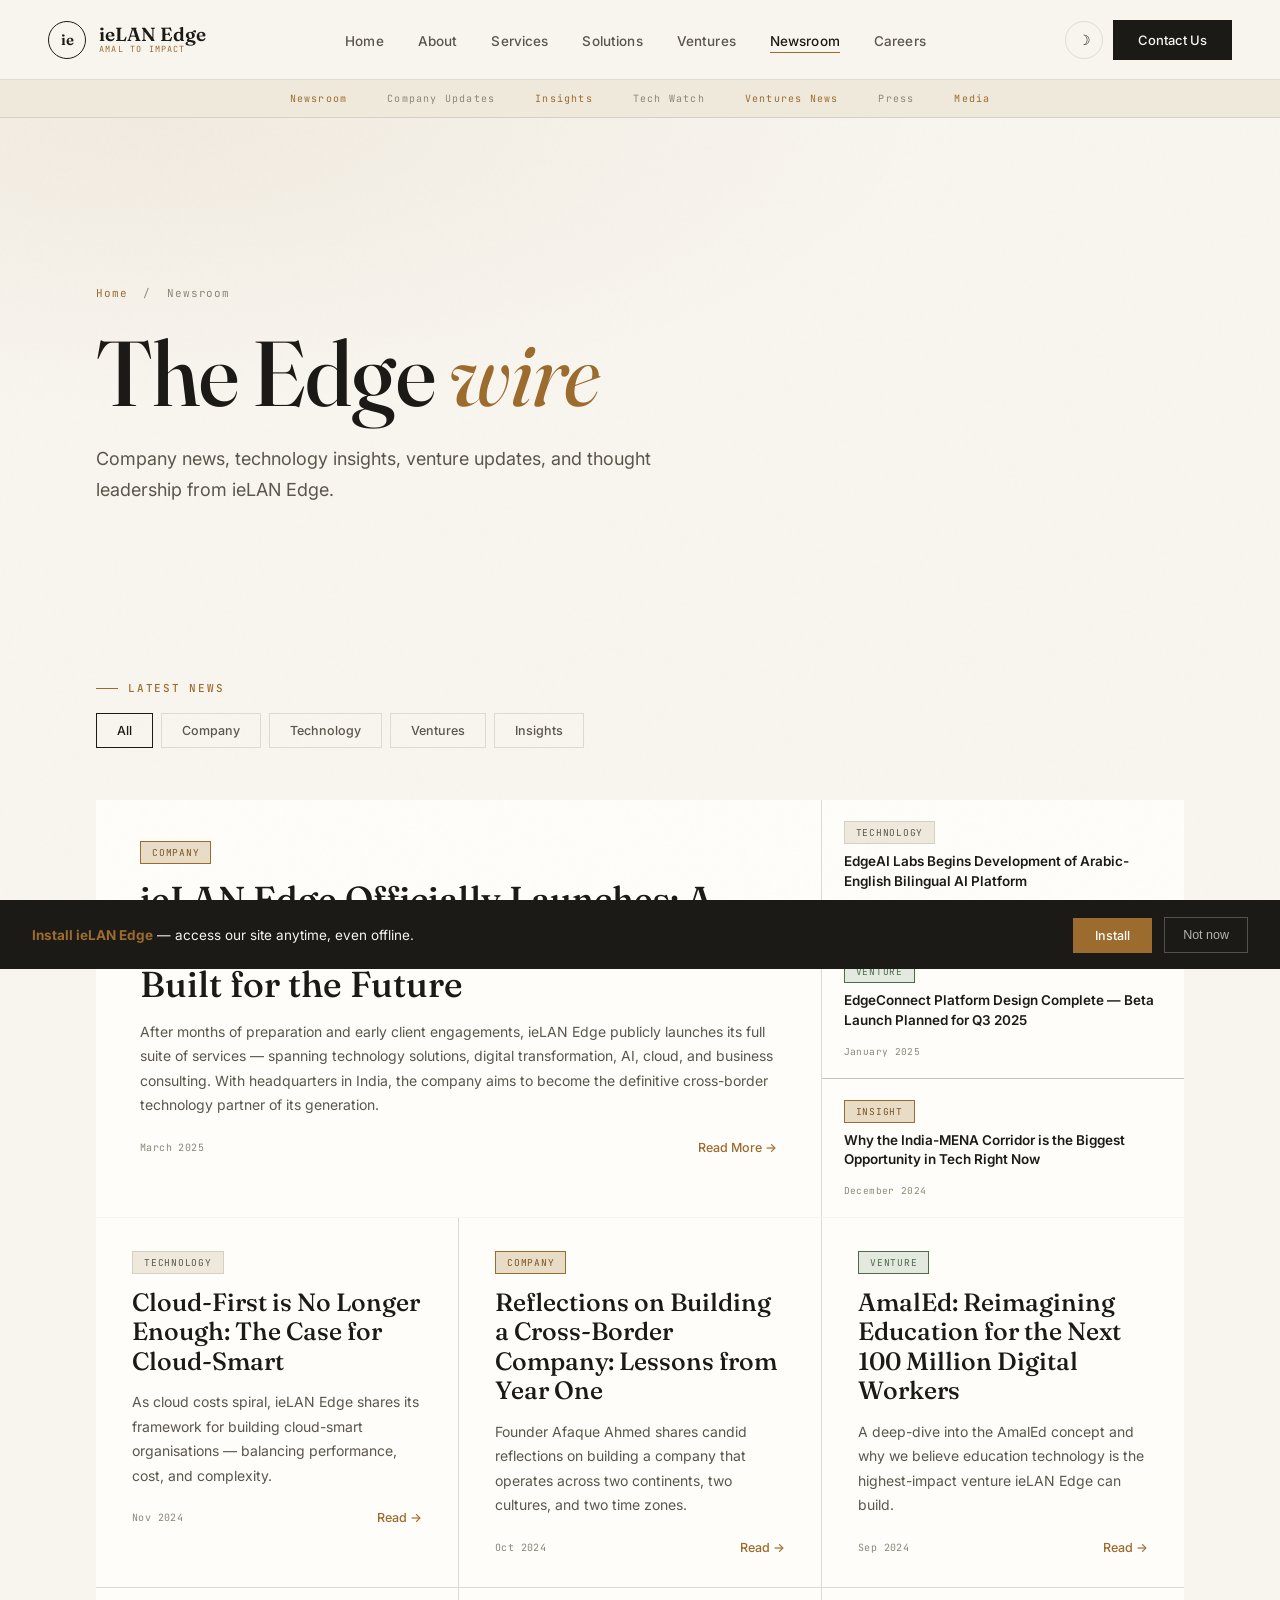
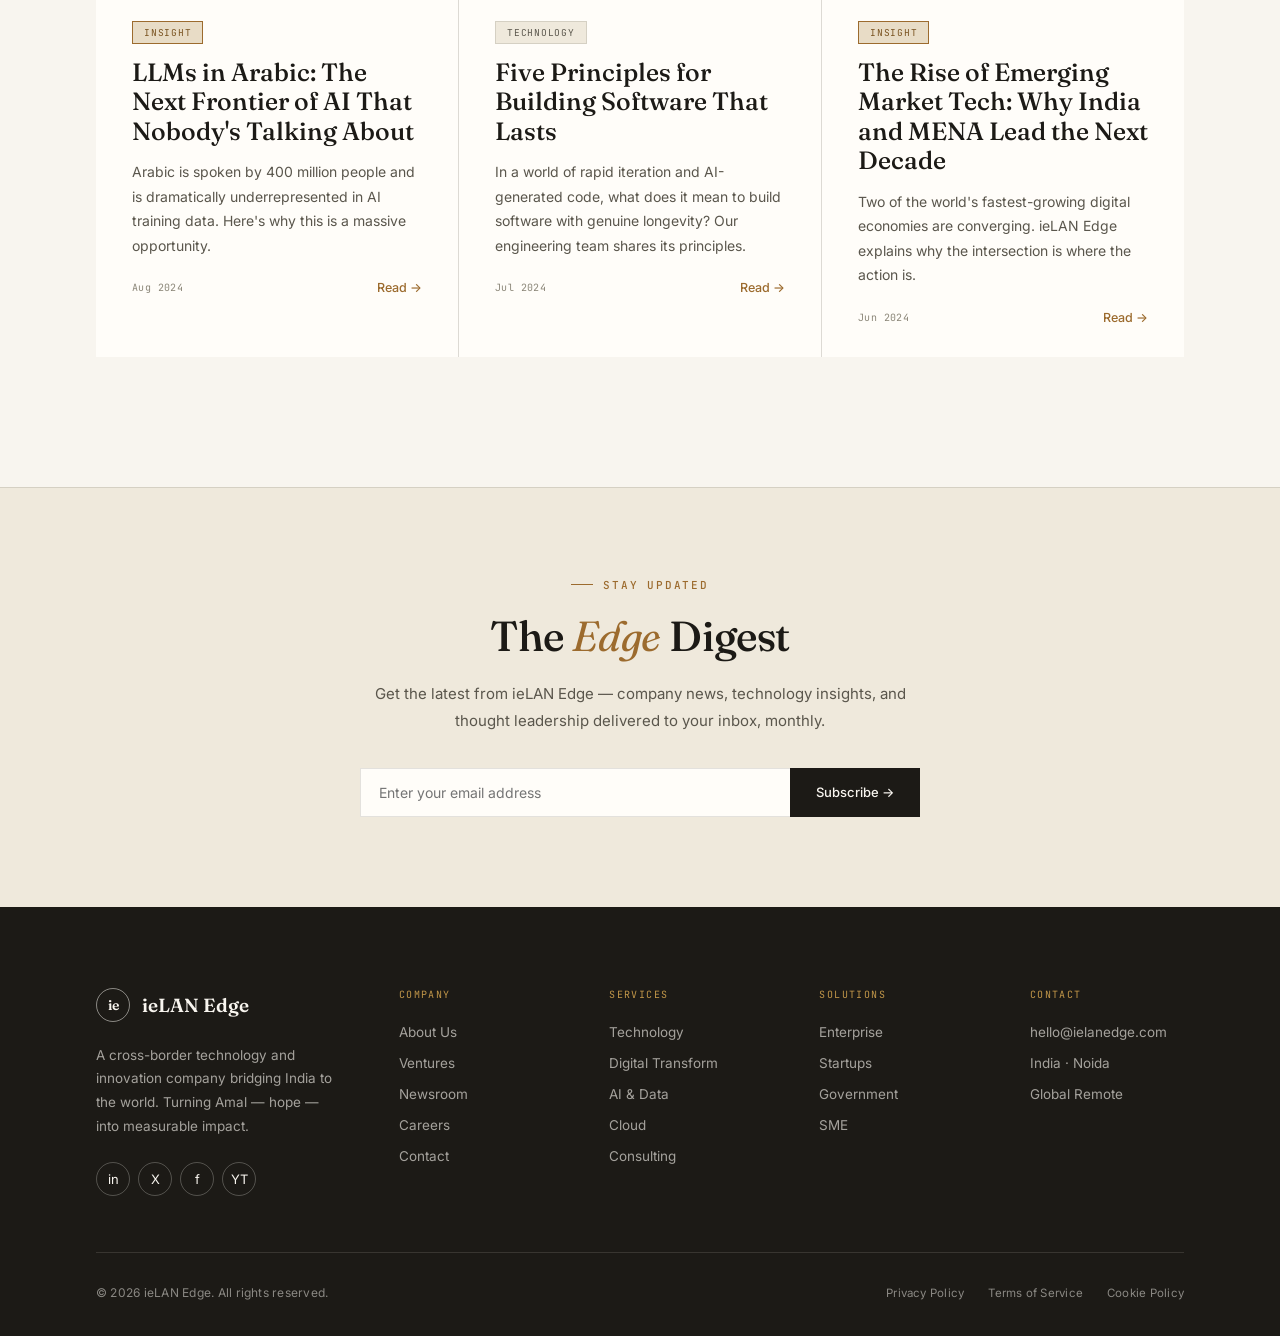
<file: pages/newsroom.html>
<!DOCTYPE html>
<html lang="en" data-theme="light">
<head>
<meta charset="UTF-8"><meta name="viewport" content="width=device-width, initial-scale=1.0">
<!-- ═══ PRIMARY SEO ═══ -->
<title>Newsroom — ieLAN Edge | Company News, Tech Insights & Venture Updates</title>
<meta name="description" content="The latest news, technology insights, venture updates and thought leadership from ieLAN Edge — cross-border technology company India .">
<meta name="keywords" content="ieLAN Edge news, ieLAN Edge blog, technology insights India, cross-border tech news, ieLAN Edge press, EdgeAI news, EdgeConnect news, India  technology news">
<meta name="author" content="ieLAN Edge">
<meta name="robots" content="index, follow, max-snippet:-1, max-image-preview:large, max-video-preview:-1">
<link rel="canonical" href="https://ielanedge.github.io/pages/newsroom.html">

<!-- ═══ OPEN GRAPH ═══ -->
<meta property="og:type" content="website">
<meta property="og:url" content="https://ielanedge.github.io/pages/newsroom.html">
<meta property="og:title" content="Newsroom — ieLAN Edge | Company News, Tech Insights & Venture Updates">
<meta property="og:description" content="The latest news, technology insights, venture updates and thought leadership from ieLAN Edge — cross-border technology company India .">
<meta property="og:image" content="https://ielanedge.github.io/assets/icons/icon-512.png">
<meta property="og:image:width" content="512">
<meta property="og:image:height" content="512">
<meta property="og:site_name" content="ieLAN Edge">
<meta property="og:locale" content="en_US">

<!-- ═══ TWITTER CARD ═══ -->
<meta name="twitter:card" content="summary_large_image">
<meta name="twitter:url" content="https://ielanedge.github.io/pages/newsroom.html">
<meta name="twitter:title" content="Newsroom — ieLAN Edge | Company News, Tech Insights & Venture Updates">
<meta name="twitter:description" content="The latest news, technology insights, venture updates and thought leadership from ieLAN Edge — cross-border technology company India .">
<meta name="twitter:image" content="https://ielanedge.github.io/assets/icons/icon-512.png">
<meta name="twitter:site" content="@ielanedge">

<!-- ═══ GEO & BUSINESS ═══ -->
<meta name="geo.region" content="IN-HR">
<meta name="geo.placename" content="Gurugram, Haryana, India">
<meta name="geo.position" content="28.4595;77.0266">
<meta name="ICBM" content="28.4595, 77.0266">
<meta name="language" content="English">
<meta name="revisit-after" content="7 days">
<meta name="rating" content="general">

<!-- ═══ SCHEMA.ORG STRUCTURED DATA ═══ -->
<script type="application/ld+json">
{
  "@context": "https://schema.org",
  "@type": "Blog",
  "name": "ieLAN Edge Newsroom",
  "url": "https://ielanedge.github.io/pages/newsroom.html",
  "description": "Company news, technology insights, venture updates and thought leadership from ieLAN Edge.",
  "publisher": {"@type":"Organization","name":"ieLAN Edge","url":"https://ielanedge.github.io/"},
  "isPartOf": {"@type":"WebSite","url":"https://ielanedge.github.io/"}
}
</script>
<link rel="preconnect" href="https://fonts.googleapis.com">
<link rel="stylesheet" href="../assets/css/global.css">
<style>
#news { padding:80px 48px 130px; background:var(--paper); }
.news-filter { display:flex; gap:8px; flex-wrap:wrap; margin-bottom:52px; }
.filter-btn { background:transparent; border:1px solid var(--rule); color:var(--ink-soft); padding:9px 20px; font-family:'Inter',sans-serif; font-size:12.5px; font-weight:500; cursor:pointer; transition:all 0.25s; }
.filter-btn.active, .filter-btn:hover { border-color:var(--ink); color:var(--ink); }
.news-featured { display:grid; grid-template-columns:2fr 1fr; gap:1px; margin-bottom:1px; background:var(--rule); }
.news-card { background:var(--paper-card); transition:all 0.3s; overflow:hidden; position:relative; }
.news-card:hover { background:var(--paper-deep); }
.news-card-body { padding:32px 36px; }
.news-card.featured .news-card-body { padding:40px 44px; }
.news-category { font-family:'JetBrains Mono',monospace; font-size:9.5px; letter-spacing:0.08em; text-transform:uppercase; margin-bottom:14px; display:inline-block; padding:4px 11px; }
.cat-company { color:var(--brass-deep); border:1px solid var(--brass); background:var(--brass-pale); }
.cat-tech { color:var(--ink-soft); border:1px solid var(--rule); background:var(--paper-deep); }
.cat-venture { color:var(--green); border:1px solid var(--green); background:var(--green-pale); }
.cat-insight { color:var(--brass-deep); border:1px solid var(--brass); background:var(--brass-pale); }
.news-title { font-family:'Fraunces',serif; font-weight:500; font-size:25px; color:var(--ink); line-height:1.18; margin-bottom:14px; }
.news-card.featured .news-title { font-size:36px; }
.news-excerpt { font-size:14px; color:var(--ink-soft); line-height:1.75; font-weight:400; margin-bottom:22px; }
.news-meta { display:flex; align-items:center; justify-content:space-between; }
.news-date { font-family:'JetBrains Mono',monospace; font-size:10px; color:var(--ink-faint); letter-spacing:0.04em; }
.news-read { font-size:12.5px; color:var(--brass); text-decoration:none; font-weight:500; transition:all 0.2s; }
.news-read:hover { letter-spacing:0.02em; }
.news-grid { display:grid; grid-template-columns:repeat(3,1fr); gap:1px; background:var(--rule); }
.news-sidebar-cards { display:flex; flex-direction:column; gap:1px; background:var(--rule); }
.news-sidebar-card { background:var(--paper-card); transition:all 0.3s; display:flex; flex-direction:column; }
.news-sidebar-card:hover { background:var(--paper-deep); }
.sidebar-body { padding:20px 22px; flex:1; display:flex; flex-direction:column; justify-content:space-between; gap:14px; }
.sidebar-title { font-weight:600; color:var(--ink); font-size:13.5px; line-height:1.45; }
.sidebar-date { font-family:'JetBrains Mono',monospace; font-size:9.5px; color:var(--ink-faint); letter-spacing:0.04em; }
#newsletter { padding:90px 48px; background:var(--paper-deep); border-top:1px solid var(--rule); }
.newsletter-inner { max-width:560px; margin:0 auto; text-align:center; }
.newsletter-inner h2 { font-family:'Fraunces',serif; font-weight:500; font-size:42px; color:var(--ink); margin-bottom:18px; letter-spacing:-0.01em; }
.newsletter-inner h2 em { font-style:italic; font-weight:400; color:var(--brass); }
.newsletter-inner p { font-size:15px; color:var(--ink-soft); line-height:1.8; margin-bottom:34px; }
.newsletter-form { display:flex; gap:0; }
.newsletter-form input { flex:1; background:var(--paper-card); border:1px solid var(--rule); border-right:none; color:var(--ink); padding:15px 18px; font-family:'Inter',sans-serif; font-size:14px; outline:none; }
.newsletter-form input:focus { border-color:var(--brass); }
.newsletter-form button { background:var(--ink); color:var(--paper); border:none; padding:15px 26px; font-family:'Inter',sans-serif; font-size:13px; font-weight:500; cursor:pointer; transition:all 0.25s; white-space:nowrap; }
.newsletter-form button:hover { background:var(--brass); }
@media (max-width:1100px) { .news-featured { grid-template-columns:1fr; } .news-grid { grid-template-columns:1fr 1fr; } }
@media (max-width:768px) { #news,#newsletter { padding-left:20px; padding-right:20px; } .news-grid { grid-template-columns:1fr; } .newsletter-form { flex-direction:column; } .newsletter-form input { border-right:1px solid var(--rule); border-bottom:none; } }
</style>
</head>
<body>
<div id="nav-inject" data-root="../"></div>
<div style="padding-top:80px"></div>
<div class="ticker-wrap">
  <div class="ticker-inner">
    <span class="blue">Newsroom</span><span>Company Updates</span><span class="gold">Insights</span><span>Tech Watch</span><span class="blue">Ventures News</span><span>Press</span><span class="gold">Media</span>
  </div>
</div>

<div class="page-hero">
  <div class="page-hero-bg"></div>
  <div class="page-hero-content container">
    <div class="page-breadcrumb"><a href="../index.html">Home</a> &nbsp;/&nbsp; Newsroom</div>
    <h1 class="page-hero-title">The Edge <span class="accent">wire</span></h1>
    <p class="page-hero-desc">Company news, technology insights, venture updates, and thought leadership from ieLAN Edge.</p>
  </div>
</div>

<section id="news">
  <div class="container">
    <div class="eyebrow">Latest News</div>
    <div class="news-filter">
      <button class="filter-btn active">All</button>
      <button class="filter-btn">Company</button>
      <button class="filter-btn">Technology</button>
      <button class="filter-btn">Ventures</button>
      <button class="filter-btn">Insights</button>
    </div>

    <!-- Featured + sidebar -->
    <div class="news-featured" style="margin-bottom:1px">
      <div class="news-card featured reveal">
        <div class="news-card-body">
          <div class="news-category cat-company">Company</div>
          <div class="news-title">ieLAN Edge Officially Launches: A Cross-Border Technology Company Built for the Future</div>
          <p class="news-excerpt">After months of preparation and early client engagements, ieLAN Edge publicly launches its full suite of services — spanning technology solutions, digital transformation, AI, cloud, and business consulting. With headquarters in India, the company aims to become the definitive cross-border technology partner of its generation.</p>
          <div class="news-meta">
            <span class="news-date">March 2025</span>
            <a href="#" class="news-read">Read More →</a>
          </div>
        </div>
      </div>
      <div class="news-sidebar-cards">
        <div class="news-sidebar-card reveal">
          <div class="sidebar-body">
            <div>
              <div class="news-category cat-tech" style="margin-bottom:8px">Technology</div>
              <div class="sidebar-title">EdgeAI Labs Begins Development of Arabic-English Bilingual AI Platform</div>
            </div>
            <div class="sidebar-date">February 2025</div>
          </div>
        </div>
        <div class="news-sidebar-card reveal reveal-delay-1">
          <div class="sidebar-body">
            <div>
              <div class="news-category cat-venture" style="margin-bottom:8px">Venture</div>
              <div class="sidebar-title">EdgeConnect Platform Design Complete — Beta Launch Planned for Q3 2025</div>
            </div>
            <div class="sidebar-date">January 2025</div>
          </div>
        </div>
        <div class="news-sidebar-card reveal reveal-delay-2">
          <div class="sidebar-body">
            <div>
              <div class="news-category cat-insight" style="margin-bottom:8px">Insight</div>
              <div class="sidebar-title">Why the India-MENA Corridor is the Biggest Opportunity in Tech Right Now</div>
            </div>
            <div class="sidebar-date">December 2024</div>
          </div>
        </div>
      </div>
    </div>

    <!-- Grid -->
    <div class="news-grid">
      <div class="news-card reveal">
        <div class="news-card-body">
          <div class="news-category cat-tech">Technology</div>
          <div class="news-title">Cloud-First is No Longer Enough: The Case for Cloud-Smart</div>
          <p class="news-excerpt">As cloud costs spiral, ieLAN Edge shares its framework for building cloud-smart organisations — balancing performance, cost, and complexity.</p>
          <div class="news-meta"><span class="news-date">Nov 2024</span><a href="#" class="news-read">Read →</a></div>
        </div>
      </div>
      <div class="news-card reveal reveal-delay-1">
        <div class="news-card-body">
          <div class="news-category cat-company">Company</div>
          <div class="news-title">Reflections on Building a Cross-Border Company: Lessons from Year One</div>
          <p class="news-excerpt">Founder Afaque Ahmed shares candid reflections on building a company that operates across two continents, two cultures, and two time zones.</p>
          <div class="news-meta"><span class="news-date">Oct 2024</span><a href="#" class="news-read">Read →</a></div>
        </div>
      </div>
      <div class="news-card reveal reveal-delay-2">
        <div class="news-card-body">
          <div class="news-category cat-venture">Venture</div>
          <div class="news-title">AmalEd: Reimagining Education for the Next 100 Million Digital Workers</div>
          <p class="news-excerpt">A deep-dive into the AmalEd concept and why we believe education technology is the highest-impact venture ieLAN Edge can build.</p>
          <div class="news-meta"><span class="news-date">Sep 2024</span><a href="#" class="news-read">Read →</a></div>
        </div>
      </div>
      <div class="news-card reveal">
        <div class="news-card-body">
          <div class="news-category cat-insight">Insight</div>
          <div class="news-title">LLMs in Arabic: The Next Frontier of AI That Nobody's Talking About</div>
          <p class="news-excerpt">Arabic is spoken by 400 million people and is dramatically underrepresented in AI training data. Here's why this is a massive opportunity.</p>
          <div class="news-meta"><span class="news-date">Aug 2024</span><a href="#" class="news-read">Read →</a></div>
        </div>
      </div>
      <div class="news-card reveal reveal-delay-1">
        <div class="news-card-body">
          <div class="news-category cat-tech">Technology</div>
          <div class="news-title">Five Principles for Building Software That Lasts</div>
          <p class="news-excerpt">In a world of rapid iteration and AI-generated code, what does it mean to build software with genuine longevity? Our engineering team shares its principles.</p>
          <div class="news-meta"><span class="news-date">Jul 2024</span><a href="#" class="news-read">Read →</a></div>
        </div>
      </div>
      <div class="news-card reveal reveal-delay-2">
        <div class="news-card-body">
          <div class="news-category cat-insight">Insight</div>
          <div class="news-title">The Rise of Emerging Market Tech: Why India and MENA Lead the Next Decade</div>
          <p class="news-excerpt">Two of the world's fastest-growing digital economies are converging. ieLAN Edge explains why the intersection is where the action is.</p>
          <div class="news-meta"><span class="news-date">Jun 2024</span><a href="#" class="news-read">Read →</a></div>
        </div>
      </div>
    </div>
  </div>
</section>

<section id="newsletter">
  <div class="container">
    <div class="newsletter-inner reveal">
      <div class="eyebrow" style="justify-content:center">Stay Updated</div>
      <h2>The <em>Edge</em> Digest</h2>
      <p>Get the latest from ieLAN Edge — company news, technology insights, and thought leadership delivered to your inbox, monthly.</p>
      <form class="newsletter-form" data-form>
        <input type="email" placeholder="Enter your email address" required>
        <button type="submit">Subscribe →</button>
      </form>
    </div>
  </div>
</section>

<div id="footer-inject" data-root="../"></div>
<script src="../assets/js/layout.js"></script>
<script src="../assets/js/main.js"></script>
<script>
document.querySelectorAll('.filter-btn').forEach(btn => {
  btn.addEventListener('click', () => {
    document.querySelectorAll('.filter-btn').forEach(b => b.classList.remove('active'));
    btn.classList.add('active');
  });
});
</script>
</body>
</html>
</file>
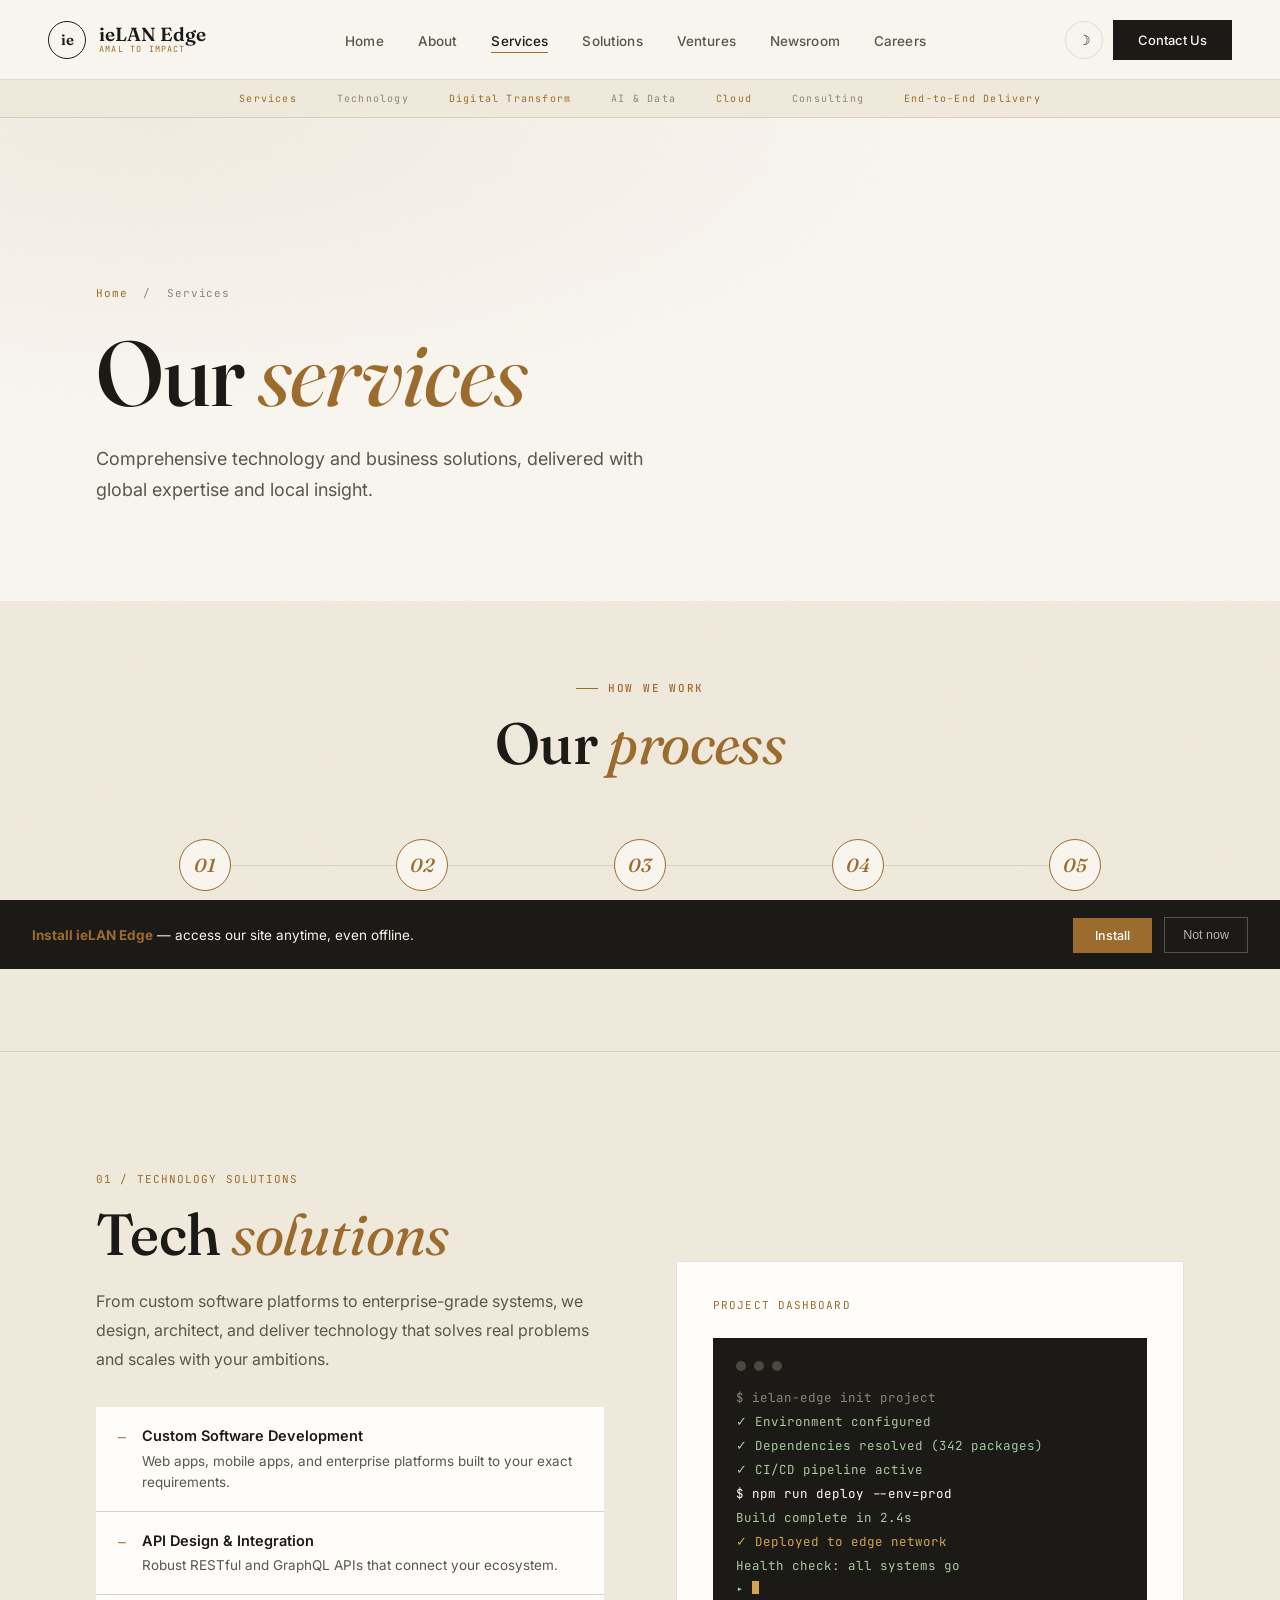
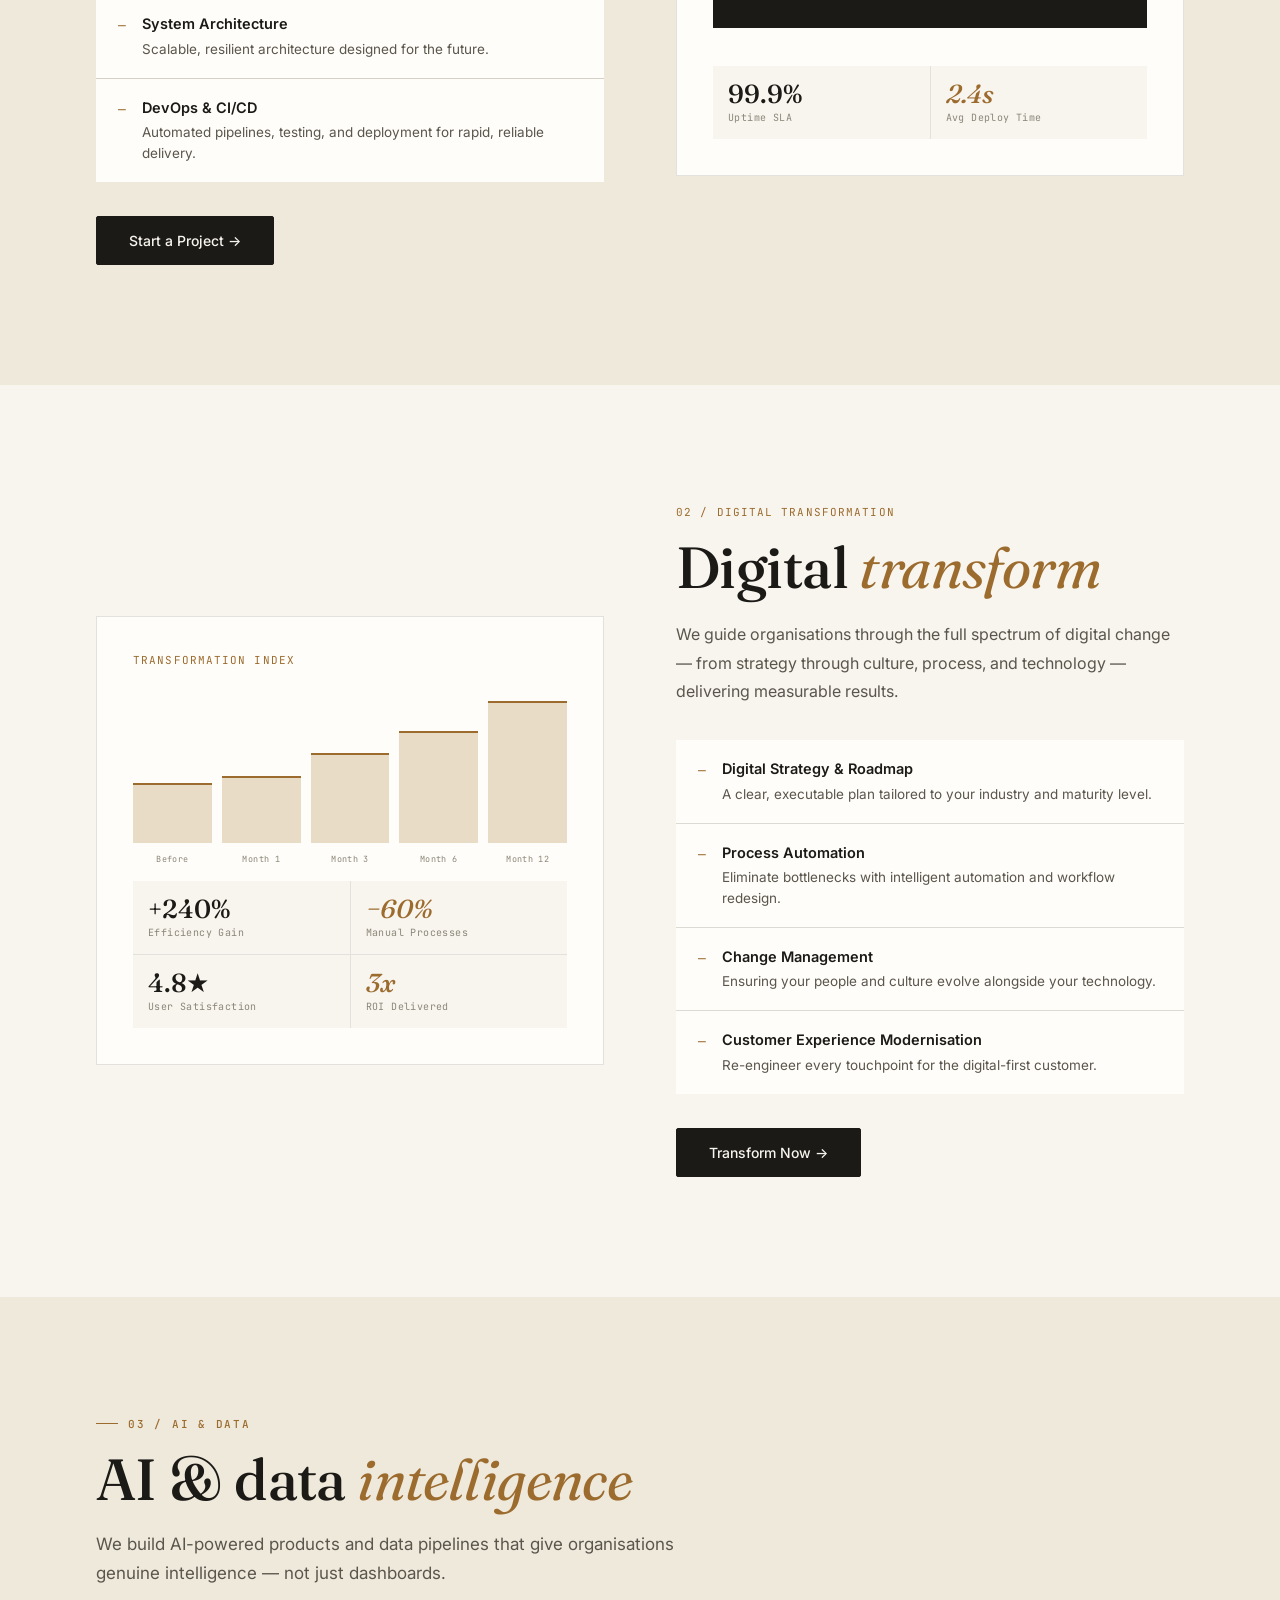
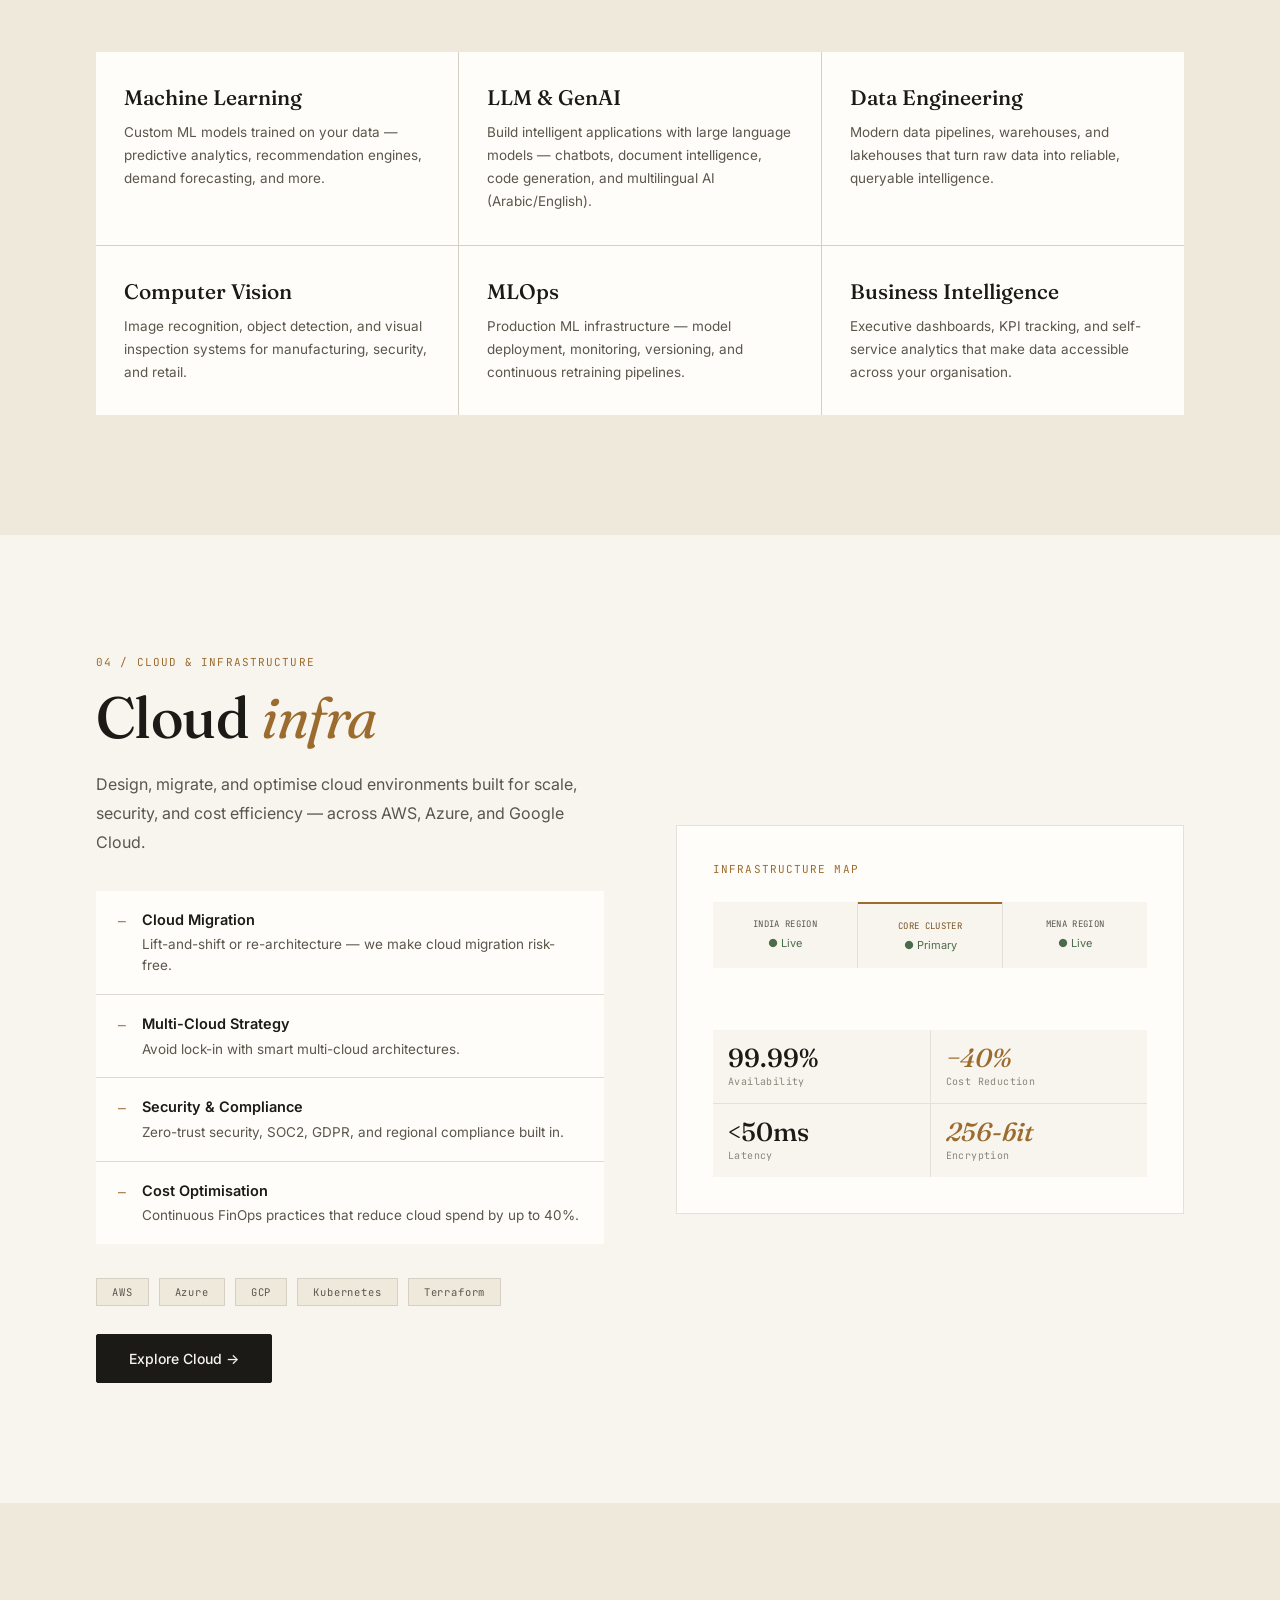
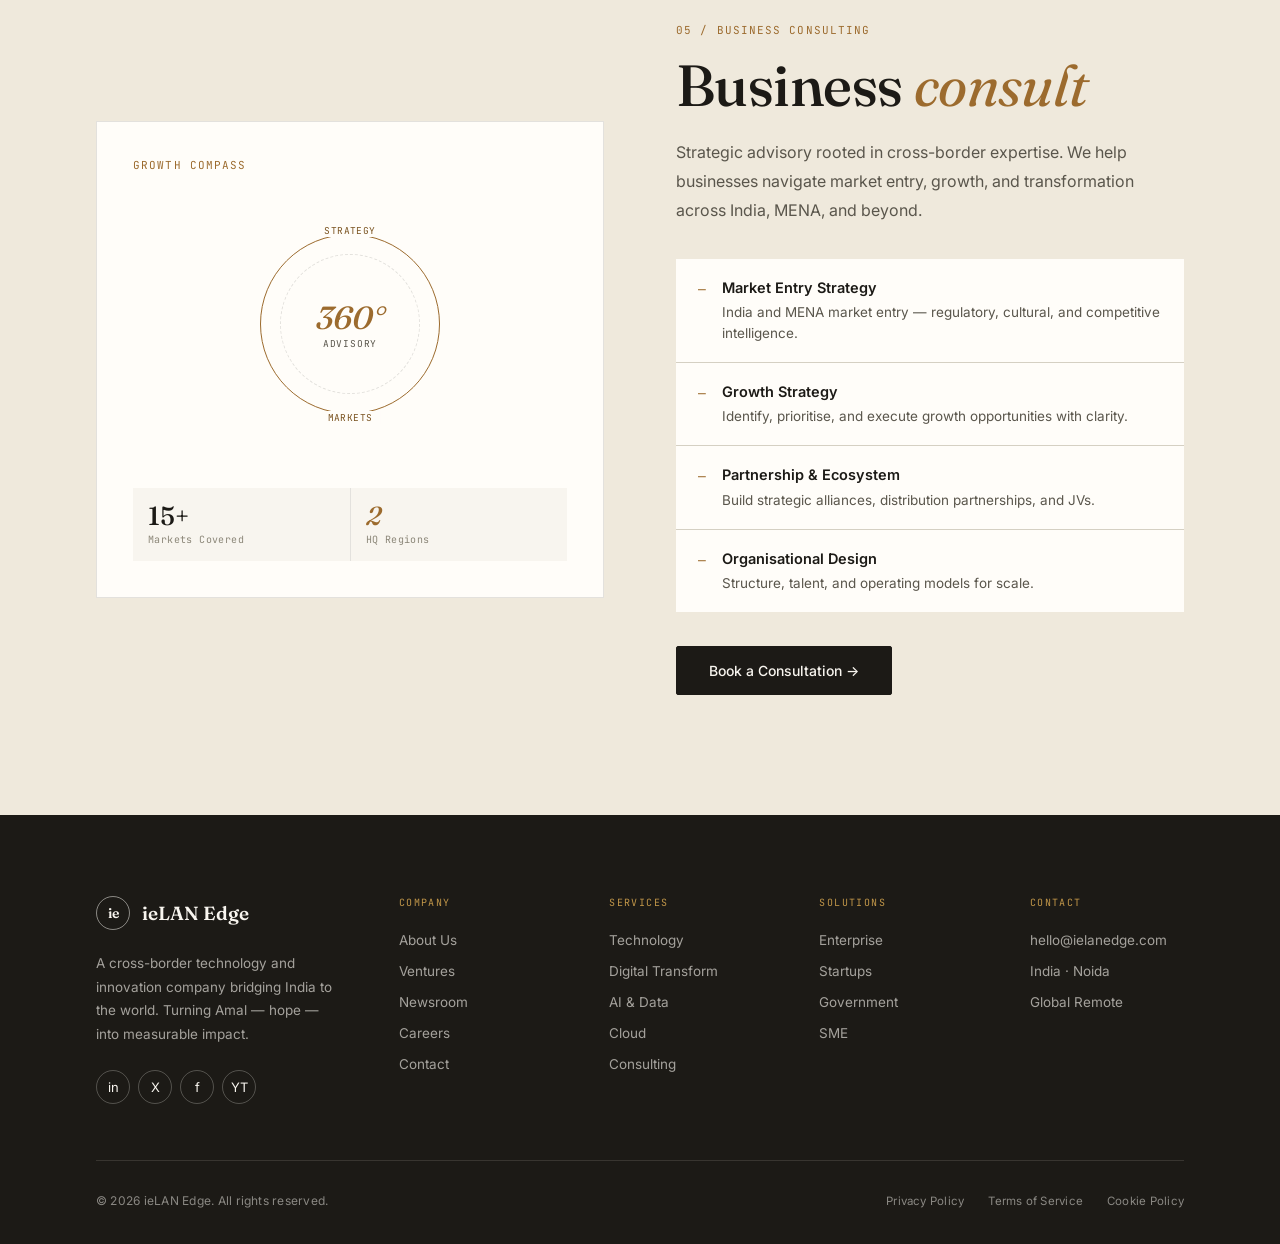
<file: pages/services.html>
<!DOCTYPE html>
<html lang="en" data-theme="light">
<head>
<meta charset="UTF-8"><meta name="viewport" content="width=device-width, initial-scale=1.0">
<!-- ═══ PRIMARY SEO ═══ -->
<title>Services — ieLAN Edge | Technology Solutions, AI, Cloud & Digital Transformation</title>
<meta name="description" content="ieLAN Edge offers technology solutions, digital transformation, AI & data intelligence, cloud infrastructure, and business consulting for companies in India, MENA and globally.">
<meta name="keywords" content="ieLAN Edge services, technology solutions India, digital transformation India, AI services India, cloud services India, business consulting India , custom software development India, ML engineering India, DevOps India, ieLAN technology">
<meta name="author" content="ieLAN Edge">
<meta name="robots" content="index, follow, max-snippet:-1, max-image-preview:large, max-video-preview:-1">
<link rel="canonical" href="https://ielanedge.github.io/pages/services.html">

<!-- ═══ OPEN GRAPH ═══ -->
<meta property="og:type" content="website">
<meta property="og:url" content="https://ielanedge.github.io/pages/services.html">
<meta property="og:title" content="Services — ieLAN Edge | Technology Solutions, AI, Cloud & Digital Transformation">
<meta property="og:description" content="ieLAN Edge offers technology solutions, digital transformation, AI & data intelligence, cloud infrastructure, and business consulting for companies in India, MENA and globally.">
<meta property="og:image" content="https://ielanedge.github.io/assets/icons/icon-512.png">
<meta property="og:image:width" content="512">
<meta property="og:image:height" content="512">
<meta property="og:site_name" content="ieLAN Edge">
<meta property="og:locale" content="en_US">

<!-- ═══ TWITTER CARD ═══ -->
<meta name="twitter:card" content="summary_large_image">
<meta name="twitter:url" content="https://ielanedge.github.io/pages/services.html">
<meta name="twitter:title" content="Services — ieLAN Edge | Technology Solutions, AI, Cloud & Digital Transformation">
<meta name="twitter:description" content="ieLAN Edge offers technology solutions, digital transformation, AI & data intelligence, cloud infrastructure, and business consulting for companies in India, MENA and globally.">
<meta name="twitter:image" content="https://ielanedge.github.io/assets/icons/icon-512.png">
<meta name="twitter:site" content="@ielanedge">

<!-- ═══ GEO & BUSINESS ═══ -->
<meta name="geo.region" content="IN-HR">
<meta name="geo.placename" content="Gurugram, Haryana, India">
<meta name="geo.position" content="28.4595;77.0266">
<meta name="ICBM" content="28.4595, 77.0266">
<meta name="language" content="English">
<meta name="revisit-after" content="7 days">
<meta name="rating" content="general">

<!-- ═══ SCHEMA.ORG STRUCTURED DATA ═══ -->
<script type="application/ld+json">
{
  "@context": "https://schema.org",
  "@type": "Service",
  "name": "ieLAN Edge Technology Services",
  "url": "https://ielanedge.github.io/pages/services.html",
  "provider": {
    "@type": "Organization",
    "name": "ieLAN Edge",
    "url": "https://ielanedge.github.io/"
  },
  "areaServed": ["India","MENA","Global"],
  "hasOfferCatalog": {
    "@type": "OfferCatalog",
    "name": "ieLAN Edge Services",
    "itemListElement": [
      {"@type":"Offer","itemOffered":{"@type":"Service","name":"Technology Solutions","description":"Custom software, platforms, and systems built to solve your hardest problems."}},
      {"@type":"Offer","itemOffered":{"@type":"Service","name":"Digital Transformation","description":"End-to-end digital transformation roadmaps for modern organisations."}},
      {"@type":"Offer","itemOffered":{"@type":"Service","name":"AI & Data Intelligence","description":"Machine learning, LLMs, and advanced analytics solutions."}},
      {"@type":"Offer","itemOffered":{"@type":"Service","name":"Cloud & Infrastructure","description":"Cloud design, migration and optimisation across AWS, Azure and GCP."}},
      {"@type":"Offer","itemOffered":{"@type":"Service","name":"Business Consulting","description":"Cross-border strategic advisory for the India-MENA corridor."}}
    ]
  }
}
</script>
<link rel="preconnect" href="https://fonts.googleapis.com">
<link rel="stylesheet" href="../assets/css/global.css">
<style>
.service-section { padding:120px 48px; position:relative; }
.service-section:nth-child(even) { background:var(--paper-deep); }
.service-section:nth-child(odd) { background:var(--paper); }
.service-inner { display:grid; grid-template-columns:1fr 1fr; gap:72px; align-items:center; }
.service-tag { font-family:'JetBrains Mono',monospace; font-size:11px; color:var(--brass); letter-spacing:0.1em; text-transform:uppercase; margin-bottom:18px; display:block; }
.service-heading { font-family:'Fraunces',serif; font-weight:500; font-size:clamp(38px,5vw,58px); color:var(--ink); line-height:1.05; margin-bottom:22px; letter-spacing:-0.01em; }
.service-heading em { font-style:italic; font-weight:400; color:var(--brass); }
.service-body { font-size:16px; color:var(--ink-soft); line-height:1.8; font-weight:400; margin-bottom:34px; }
.service-features { display:flex; flex-direction:column; gap:1px; background:var(--rule); }
.feature-item { display:flex; align-items:flex-start; gap:16px; background:var(--paper-card); padding:18px 22px; transition:all 0.25s; }
.feature-item:hover { background:var(--paper); }
.feature-check { color:var(--brass); font-size:13px; margin-top:4px; flex-shrink:0; font-family:'JetBrains Mono',monospace; }
.feature-text { font-size:13.5px; color:var(--ink-soft); line-height:1.55; }
.feature-text strong { color:var(--ink); display:block; margin-bottom:3px; font-size:14.5px; font-weight:600; }

.service-visual { position:relative; }
.service-viz-box { background:var(--paper-card); border:1px solid var(--rule); padding:36px; position:relative; overflow:hidden; min-height:380px; display:flex; flex-direction:column; justify-content:space-between; }
.viz-title { font-family:'JetBrains Mono',monospace; font-size:11px; color:var(--brass); letter-spacing:0.1em; text-transform:uppercase; margin-bottom:26px; }
.viz-bars { display:flex; align-items:flex-end; gap:10px; height:150px; }
.viz-bar { flex:1; background:var(--brass-pale); border-top:2px solid var(--brass); position:relative; }
.viz-bar-label { position:absolute; bottom:-22px; left:50%; transform:translateX(-50%); font-size:8.5px; color:var(--ink-faint); letter-spacing:0.04em; white-space:nowrap; font-family:'JetBrains Mono',monospace; }
.viz-metrics { display:grid; grid-template-columns:1fr 1fr; gap:1px; margin-top:38px; background:var(--rule); }
.viz-metric { background:var(--paper); padding:15px; }
.viz-metric .v { font-family:'Fraunces',serif; font-weight:500; font-size:26px; color:var(--ink); line-height:1; }
.viz-metric .v.g { color:var(--brass); font-style:italic; }
.viz-metric .l { font-size:10px; color:var(--ink-faint); letter-spacing:0.04em; margin-top:4px; font-family:'JetBrains Mono',monospace; }
.terminal { background:var(--ink); color:#d8d2c4; border:1px solid var(--rule); padding:22px; font-family:'JetBrains Mono',monospace; font-size:12.5px; min-height:260px; }
.terminal-header { display:flex; gap:8px; margin-bottom:18px; }
.t-dot { width:10px; height:10px; border-radius:50%; background:rgba(216,210,196,0.25); }
.t-line { color:#a8c9a0; margin-bottom:7px; }
.t-line.cmd { color:#fff; }
.t-line.comm { color:#8b8678; }
.t-line.gold { color:#d4a44f; }
.t-cursor { display:inline-block; width:7px; height:13px; background:#d4a44f; animation:blink 1s step-end infinite; }
@keyframes blink { 0%,100%{opacity:1} 50%{opacity:0} }

.ai-grid { display:grid; grid-template-columns:repeat(3,1fr); gap:1px; margin-top:64px; background:var(--rule); }
.ai-card { background:var(--paper-card); padding:32px 28px; transition:all 0.3s; }
.ai-card:hover { background:var(--paper); }
.ai-card-title { font-family:'Fraunces',serif; font-weight:500; font-size:21px; color:var(--ink); margin-bottom:11px; }
.ai-card-desc { font-size:13.5px; color:var(--ink-soft); line-height:1.7; font-weight:400; }

.process-steps { display:grid; grid-template-columns:repeat(5,1fr); gap:0; margin-top:64px; position:relative; }
.process-steps::before { content:''; position:absolute; top:26px; left:10%; right:10%; height:1px; background:var(--rule); z-index:0; }
.process-step { text-align:center; padding:0 16px; position:relative; z-index:1; }
.process-num { width:52px; height:52px; background:var(--paper); border:1.5px solid var(--brass); border-radius:50%; display:flex; align-items:center; justify-content:center; font-family:'Fraunces',serif; font-weight:500; font-style:italic; font-size:19px; color:var(--brass); margin:0 auto 18px; }
.process-title { font-weight:600; color:var(--ink); font-size:13.5px; margin-bottom:8px; }
.process-desc { font-size:12px; color:var(--ink-soft); line-height:1.6; }

@media (max-width:1100px) { .service-inner { grid-template-columns:1fr; } .ai-grid { grid-template-columns:1fr 1fr; } .process-steps { grid-template-columns:1fr 1fr; } .process-steps::before { display:none; } }
@media (max-width:768px) { .service-section { padding-left:20px; padding-right:20px; } .ai-grid { grid-template-columns:1fr; } .process-steps { grid-template-columns:1fr; } }
</style>
</head>
<body>
<div id="nav-inject" data-root="../"></div>
<div style="padding-top:80px"></div>
<div class="ticker-wrap">
  <div class="ticker-inner">
    <span class="blue">Services</span><span>Technology</span><span class="gold">Digital Transform</span><span>AI &amp; Data</span><span class="blue">Cloud</span><span>Consulting</span><span class="gold">End-to-End Delivery</span>
  </div>
</div>

<div class="page-hero">
  <div class="page-hero-bg"></div>
  <div class="page-hero-content container">
    <div class="page-breadcrumb"><a href="../index.html">Home</a> &nbsp;/&nbsp; Services</div>
    <h1 class="page-hero-title">Our <span class="accent">services</span></h1>
    <p class="page-hero-desc">Comprehensive technology and business solutions, delivered with global expertise and local insight.</p>
  </div>
</div>

<!-- Process -->
<section style="padding:80px 48px;background:var(--paper-deep);border-bottom:1px solid var(--rule)">
  <div class="container">
    <div class="eyebrow" style="justify-content:center">How We Work</div>
    <h2 class="section-title" style="text-align:center">Our <em>process</em></h2>
    <div class="process-steps">
      <div class="process-step reveal"><div class="process-num">01</div><div class="process-title">Discovery</div><p class="process-desc">Deep-dive into your context, challenges, and goals.</p></div>
      <div class="process-step reveal reveal-delay-1"><div class="process-num">02</div><div class="process-title">Strategy</div><p class="process-desc">Craft a tailored roadmap aligned to outcomes.</p></div>
      <div class="process-step reveal reveal-delay-2"><div class="process-num">03</div><div class="process-title">Build</div><p class="process-desc">Agile delivery with continuous communication.</p></div>
      <div class="process-step reveal reveal-delay-3"><div class="process-num">04</div><div class="process-title">Launch</div><p class="process-desc">Deploy, test, and go live with full support.</p></div>
      <div class="process-step reveal reveal-delay-4"><div class="process-num">05</div><div class="process-title">Scale</div><p class="process-desc">Optimise, grow, and evolve continuously.</p></div>
    </div>
  </div>
</section>

<!-- Tech Solutions -->
<section class="service-section" id="tech">
  <div class="container">
    <div class="service-inner">
      <div class="service-content">
        <span class="service-tag">01 / Technology Solutions</span>
        <h2 class="service-heading">Tech <em>solutions</em></h2>
        <p class="service-body">From custom software platforms to enterprise-grade systems, we design, architect, and deliver technology that solves real problems and scales with your ambitions.</p>
        <div class="service-features">
          <div class="feature-item reveal"><span class="feature-check">—</span><div class="feature-text"><strong>Custom Software Development</strong>Web apps, mobile apps, and enterprise platforms built to your exact requirements.</div></div>
          <div class="feature-item reveal reveal-delay-1"><span class="feature-check">—</span><div class="feature-text"><strong>API Design &amp; Integration</strong>Robust RESTful and GraphQL APIs that connect your ecosystem.</div></div>
          <div class="feature-item reveal reveal-delay-2"><span class="feature-check">—</span><div class="feature-text"><strong>System Architecture</strong>Scalable, resilient architecture designed for the future.</div></div>
          <div class="feature-item reveal reveal-delay-3"><span class="feature-check">—</span><div class="feature-text"><strong>DevOps &amp; CI/CD</strong>Automated pipelines, testing, and deployment for rapid, reliable delivery.</div></div>
        </div>
        <div style="margin-top:34px"><a href="contact.html" class="btn-primary">Start a Project →</a></div>
      </div>
      <div class="service-visual reveal-right">
        <div class="service-viz-box">
          <div class="viz-title">Project Dashboard</div>
          <div class="terminal">
            <div class="terminal-header"><div class="t-dot"></div><div class="t-dot"></div><div class="t-dot"></div></div>
            <div class="t-line comm">$ ielan-edge init project</div>
            <div class="t-line">✓ Environment configured</div>
            <div class="t-line">✓ Dependencies resolved (342 packages)</div>
            <div class="t-line">✓ CI/CD pipeline active</div>
            <div class="t-line cmd">$ npm run deploy --env=prod</div>
            <div class="t-line">Build complete in 2.4s</div>
            <div class="t-line gold">✓ Deployed to edge network</div>
            <div class="t-line">Health check: all systems go</div>
            <div class="t-line">▸ <span class="t-cursor"></span></div>
          </div>
          <div class="viz-metrics">
            <div class="viz-metric"><div class="v">99.9%</div><div class="l">Uptime SLA</div></div>
            <div class="viz-metric"><div class="v g">2.4s</div><div class="l">Avg Deploy Time</div></div>
          </div>
        </div>
      </div>
    </div>
  </div>
</section>

<!-- Digital Transformation -->
<section class="service-section" id="digital">
  <div class="container">
    <div class="service-inner">
      <div class="service-visual reveal-left">
        <div class="service-viz-box">
          <div class="viz-title">Transformation Index</div>
          <div class="viz-bars">
            <div class="viz-bar" style="height:40%"><div class="viz-bar-label">Before</div></div>
            <div class="viz-bar" style="height:45%"><div class="viz-bar-label">Month 1</div></div>
            <div class="viz-bar" style="height:60%"><div class="viz-bar-label">Month 3</div></div>
            <div class="viz-bar" style="height:75%"><div class="viz-bar-label">Month 6</div></div>
            <div class="viz-bar" style="height:95%"><div class="viz-bar-label">Month 12</div></div>
          </div>
          <div class="viz-metrics">
            <div class="viz-metric"><div class="v">+240%</div><div class="l">Efficiency Gain</div></div>
            <div class="viz-metric"><div class="v g">−60%</div><div class="l">Manual Processes</div></div>
            <div class="viz-metric"><div class="v">4.8★</div><div class="l">User Satisfaction</div></div>
            <div class="viz-metric"><div class="v g">3x</div><div class="l">ROI Delivered</div></div>
          </div>
        </div>
      </div>
      <div class="service-content">
        <span class="service-tag">02 / Digital Transformation</span>
        <h2 class="service-heading">Digital <em>transform</em></h2>
        <p class="service-body">We guide organisations through the full spectrum of digital change — from strategy through culture, process, and technology — delivering measurable results.</p>
        <div class="service-features">
          <div class="feature-item reveal"><span class="feature-check">—</span><div class="feature-text"><strong>Digital Strategy &amp; Roadmap</strong>A clear, executable plan tailored to your industry and maturity level.</div></div>
          <div class="feature-item reveal reveal-delay-1"><span class="feature-check">—</span><div class="feature-text"><strong>Process Automation</strong>Eliminate bottlenecks with intelligent automation and workflow redesign.</div></div>
          <div class="feature-item reveal reveal-delay-2"><span class="feature-check">—</span><div class="feature-text"><strong>Change Management</strong>Ensuring your people and culture evolve alongside your technology.</div></div>
          <div class="feature-item reveal reveal-delay-3"><span class="feature-check">—</span><div class="feature-text"><strong>Customer Experience Modernisation</strong>Re-engineer every touchpoint for the digital-first customer.</div></div>
        </div>
        <div style="margin-top:34px"><a href="contact.html" class="btn-primary">Transform Now →</a></div>
      </div>
    </div>
  </div>
</section>

<!-- AI & Data -->
<section class="service-section" id="ai">
  <div class="container">
    <div class="eyebrow">03 / AI &amp; Data</div>
    <h2 class="section-title">AI &amp; data <em>intelligence</em></h2>
    <p class="section-sub">We build AI-powered products and data pipelines that give organisations genuine intelligence — not just dashboards.</p>
    <div class="ai-grid">
      <div class="ai-card reveal">
        <div class="ai-card-title">Machine Learning</div>
        <p class="ai-card-desc">Custom ML models trained on your data — predictive analytics, recommendation engines, demand forecasting, and more.</p>
      </div>
      <div class="ai-card reveal reveal-delay-1">
        <div class="ai-card-title">LLM &amp; GenAI</div>
        <p class="ai-card-desc">Build intelligent applications with large language models — chatbots, document intelligence, code generation, and multilingual AI (Arabic/English).</p>
      </div>
      <div class="ai-card reveal reveal-delay-2">
        <div class="ai-card-title">Data Engineering</div>
        <p class="ai-card-desc">Modern data pipelines, warehouses, and lakehouses that turn raw data into reliable, queryable intelligence.</p>
      </div>
      <div class="ai-card reveal">
        <div class="ai-card-title">Computer Vision</div>
        <p class="ai-card-desc">Image recognition, object detection, and visual inspection systems for manufacturing, security, and retail.</p>
      </div>
      <div class="ai-card reveal reveal-delay-1">
        <div class="ai-card-title">MLOps</div>
        <p class="ai-card-desc">Production ML infrastructure — model deployment, monitoring, versioning, and continuous retraining pipelines.</p>
      </div>
      <div class="ai-card reveal reveal-delay-2">
        <div class="ai-card-title">Business Intelligence</div>
        <p class="ai-card-desc">Executive dashboards, KPI tracking, and self-service analytics that make data accessible across your organisation.</p>
      </div>
    </div>
  </div>
</section>

<!-- Cloud -->
<section class="service-section" id="cloud">
  <div class="container">
    <div class="service-inner">
      <div class="service-content">
        <span class="service-tag">04 / Cloud &amp; Infrastructure</span>
        <h2 class="service-heading">Cloud <em>infra</em></h2>
        <p class="service-body">Design, migrate, and optimise cloud environments built for scale, security, and cost efficiency — across AWS, Azure, and Google Cloud.</p>
        <div class="service-features">
          <div class="feature-item reveal"><span class="feature-check">—</span><div class="feature-text"><strong>Cloud Migration</strong>Lift-and-shift or re-architecture — we make cloud migration risk-free.</div></div>
          <div class="feature-item reveal reveal-delay-1"><span class="feature-check">—</span><div class="feature-text"><strong>Multi-Cloud Strategy</strong>Avoid lock-in with smart multi-cloud architectures.</div></div>
          <div class="feature-item reveal reveal-delay-2"><span class="feature-check">—</span><div class="feature-text"><strong>Security &amp; Compliance</strong>Zero-trust security, SOC2, GDPR, and regional compliance built in.</div></div>
          <div class="feature-item reveal reveal-delay-3"><span class="feature-check">—</span><div class="feature-text"><strong>Cost Optimisation</strong>Continuous FinOps practices that reduce cloud spend by up to 40%.</div></div>
        </div>
        <div style="margin-top:34px;display:flex;gap:10px;flex-wrap:wrap">
          <span class="badge">AWS</span><span class="badge">Azure</span><span class="badge">GCP</span><span class="badge">Kubernetes</span><span class="badge">Terraform</span>
        </div>
        <div style="margin-top:28px"><a href="contact.html" class="btn-primary">Explore Cloud →</a></div>
      </div>
      <div class="service-visual reveal-right">
        <div class="service-viz-box">
          <div class="viz-title">Infrastructure Map</div>
          <div style="display:grid;grid-template-columns:1fr 1fr 1fr;gap:1px;margin-bottom:24px;background:var(--rule)">
            <div style="background:var(--paper);padding:16px;text-align:center">
              <div style="font-family:'JetBrains Mono',monospace;font-size:9px;color:var(--ink-soft);letter-spacing:0.04em">INDIA REGION</div>
              <div style="font-size:11px;color:var(--green);margin-top:6px">● Live</div>
            </div>
            <div style="background:var(--paper);border-top:2px solid var(--brass);padding:16px;text-align:center">
              <div style="font-family:'JetBrains Mono',monospace;font-size:9px;color:var(--brass-deep);letter-spacing:0.04em">CORE CLUSTER</div>
              <div style="font-size:11px;color:var(--green);margin-top:6px">● Primary</div>
            </div>
            <div style="background:var(--paper);padding:16px;text-align:center">
              <div style="font-family:'JetBrains Mono',monospace;font-size:9px;color:var(--ink-soft);letter-spacing:0.04em">MENA REGION</div>
              <div style="font-size:11px;color:var(--green);margin-top:6px">● Live</div>
            </div>
          </div>
          <div class="viz-metrics">
            <div class="viz-metric"><div class="v">99.99%</div><div class="l">Availability</div></div>
            <div class="viz-metric"><div class="v g">−40%</div><div class="l">Cost Reduction</div></div>
            <div class="viz-metric"><div class="v">&lt;50ms</div><div class="l">Latency</div></div>
            <div class="viz-metric"><div class="v g">256-bit</div><div class="l">Encryption</div></div>
          </div>
        </div>
      </div>
    </div>
  </div>
</section>

<!-- Consulting -->
<section class="service-section" id="consulting">
  <div class="container">
    <div class="service-inner">
      <div class="service-visual reveal-left">
        <div class="service-viz-box">
          <div class="viz-title">Growth Compass</div>
          <div style="text-align:center;padding:36px 0">
            <div style="width:180px;height:180px;border-radius:50%;border:1.5px solid var(--brass);margin:0 auto;position:relative;display:flex;align-items:center;justify-content:center;">
              <div style="width:140px;height:140px;border-radius:50%;border:1px dashed var(--rule);position:absolute;display:flex;align-items:center;justify-content:center;">
                <div style="text-align:center"><div style="font-family:'Fraunces',serif;font-weight:500;font-style:italic;font-size:32px;color:var(--brass)">360°</div><div style="font-size:9.5px;color:var(--ink-soft);letter-spacing:0.08em;font-family:'JetBrains Mono',monospace">ADVISORY</div></div>
              </div>
              <div style="position:absolute;top:-11px;left:50%;transform:translateX(-50%);background:var(--paper-card);padding:0 8px;font-size:9.5px;color:var(--brass-deep);font-family:'JetBrains Mono',monospace;letter-spacing:0.04em">STRATEGY</div>
              <div style="position:absolute;bottom:-11px;left:50%;transform:translateX(-50%);background:var(--paper-card);padding:0 8px;font-size:9.5px;color:var(--brass-deep);font-family:'JetBrains Mono',monospace;letter-spacing:0.04em">MARKETS</div>
            </div>
          </div>
          <div class="viz-metrics">
            <div class="viz-metric"><div class="v">15+</div><div class="l">Markets Covered</div></div>
            <div class="viz-metric"><div class="v g">2</div><div class="l">HQ Regions</div></div>
          </div>
        </div>
      </div>
      <div class="service-content">
        <span class="service-tag">05 / Business Consulting</span>
        <h2 class="service-heading">Business <em>consult</em></h2>
        <p class="service-body">Strategic advisory rooted in cross-border expertise. We help businesses navigate market entry, growth, and transformation across India, MENA, and beyond.</p>
        <div class="service-features">
          <div class="feature-item reveal"><span class="feature-check">—</span><div class="feature-text"><strong>Market Entry Strategy</strong>India and MENA market entry — regulatory, cultural, and competitive intelligence.</div></div>
          <div class="feature-item reveal reveal-delay-1"><span class="feature-check">—</span><div class="feature-text"><strong>Growth Strategy</strong>Identify, prioritise, and execute growth opportunities with clarity.</div></div>
          <div class="feature-item reveal reveal-delay-2"><span class="feature-check">—</span><div class="feature-text"><strong>Partnership &amp; Ecosystem</strong>Build strategic alliances, distribution partnerships, and JVs.</div></div>
          <div class="feature-item reveal reveal-delay-3"><span class="feature-check">—</span><div class="feature-text"><strong>Organisational Design</strong>Structure, talent, and operating models for scale.</div></div>
        </div>
        <div style="margin-top:34px"><a href="contact.html" class="btn-primary">Book a Consultation →</a></div>
      </div>
    </div>
  </div>
</section>

<div id="footer-inject" data-root="../"></div>
<script src="../assets/js/layout.js"></script>
<script src="../assets/js/main.js"></script>
</body>
</html>
</file>
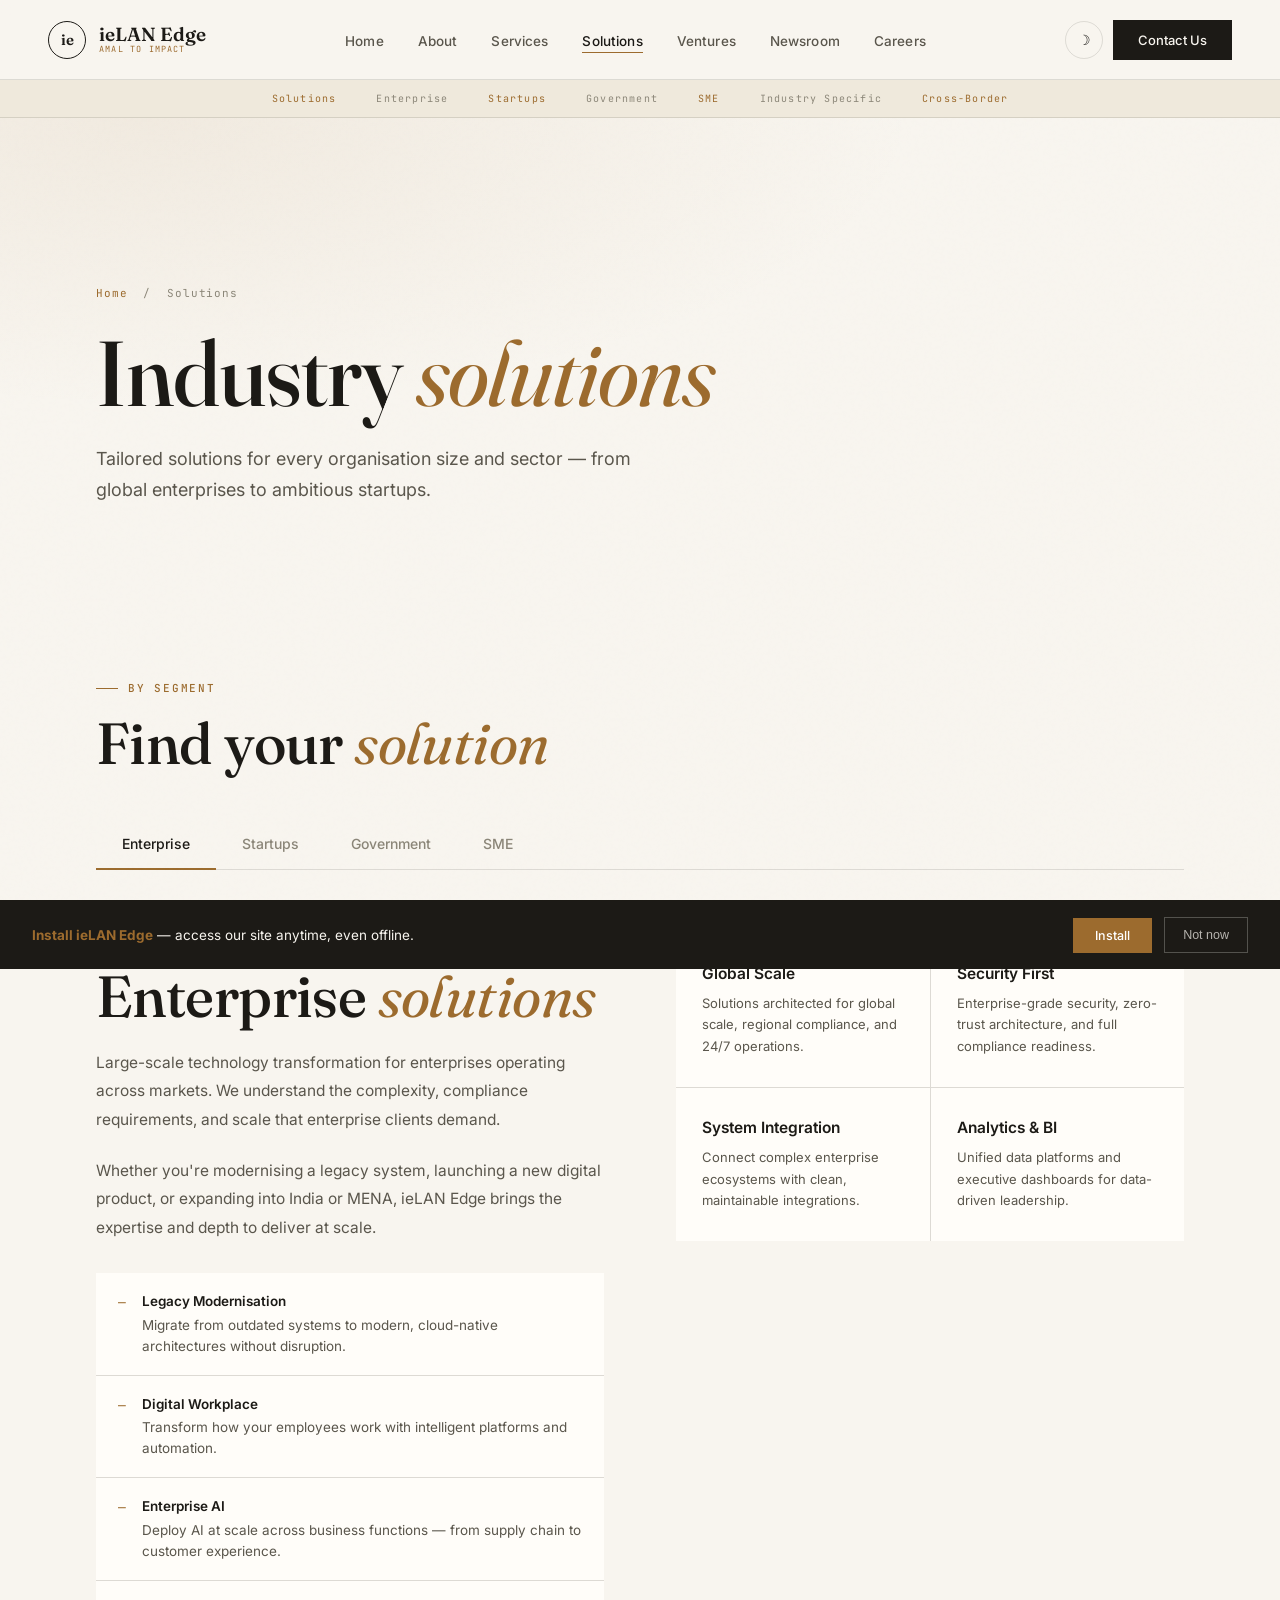
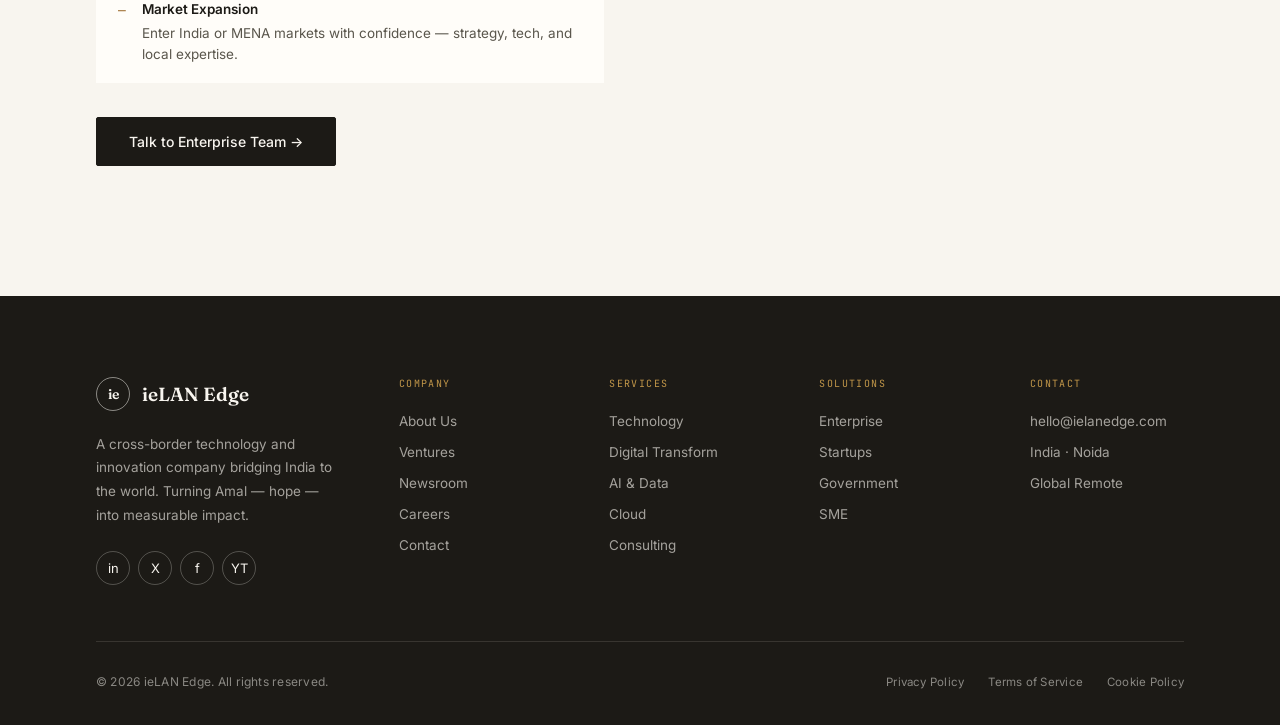
<file: pages/solutions.html>
<!DOCTYPE html>
<html lang="en" data-theme="light">
<head>
<meta charset="UTF-8"><meta name="viewport" content="width=device-width, initial-scale=1.0">
<!-- ═══ PRIMARY SEO ═══ -->
<title>Solutions — ieLAN Edge | Enterprise, Startup, Government & SME Technology Solutions</title>
<meta name="description" content="Tailored technology solutions from ieLAN Edge for enterprises, startups, government, and SMEs across India and globally. Find the right solution for your organisation.">
<meta name="keywords" content="ieLAN Edge solutions, enterprise technology solutions India, startup technology partner India, government digital transformation India, SME technology India, technology solutions MENA, ieLAN solutions">
<meta name="author" content="ieLAN Edge">
<meta name="robots" content="index, follow, max-snippet:-1, max-image-preview:large, max-video-preview:-1">
<link rel="canonical" href="https://ielanedge.github.io/pages/solutions.html">

<!-- ═══ OPEN GRAPH ═══ -->
<meta property="og:type" content="website">
<meta property="og:url" content="https://ielanedge.github.io/pages/solutions.html">
<meta property="og:title" content="Solutions — ieLAN Edge | Enterprise, Startup, Government & SME Technology Solutions">
<meta property="og:description" content="Tailored technology solutions from ieLAN Edge for enterprises, startups, government, and SMEs across India and globally. Find the right solution for your organisation.">
<meta property="og:image" content="https://ielanedge.github.io/assets/icons/icon-512.png">
<meta property="og:image:width" content="512">
<meta property="og:image:height" content="512">
<meta property="og:site_name" content="ieLAN Edge">
<meta property="og:locale" content="en_US">

<!-- ═══ TWITTER CARD ═══ -->
<meta name="twitter:card" content="summary_large_image">
<meta name="twitter:url" content="https://ielanedge.github.io/pages/solutions.html">
<meta name="twitter:title" content="Solutions — ieLAN Edge | Enterprise, Startup, Government & SME Technology Solutions">
<meta name="twitter:description" content="Tailored technology solutions from ieLAN Edge for enterprises, startups, government, and SMEs across India and globally. Find the right solution for your organisation.">
<meta name="twitter:image" content="https://ielanedge.github.io/assets/icons/icon-512.png">
<meta name="twitter:site" content="@ielanedge">

<!-- ═══ GEO & BUSINESS ═══ -->
<meta name="geo.region" content="IN-HR">
<meta name="geo.placename" content="Gurugram, Haryana, India">
<meta name="geo.position" content="28.4595;77.0266">
<meta name="ICBM" content="28.4595, 77.0266">
<meta name="language" content="English">
<meta name="revisit-after" content="7 days">
<meta name="rating" content="general">

<!-- ═══ SCHEMA.ORG STRUCTURED DATA ═══ -->
<script type="application/ld+json">
{
  "@context": "https://schema.org",
  "@type": "WebPage",
  "name": "ieLAN Edge Solutions",
  "url": "https://ielanedge.github.io/pages/solutions.html",
  "description": "Technology solutions for enterprises, startups, government, and SMEs.",
  "isPartOf": {"@type":"WebSite","url":"https://ielanedge.github.io/"},
  "provider": {"@type":"Organization","name":"ieLAN Edge","url":"https://ielanedge.github.io/"}
}
</script>
<link rel="preconnect" href="https://fonts.googleapis.com">
<link rel="stylesheet" href="../assets/css/global.css">
<style>
#solutions-list { padding:80px 48px 130px; background:var(--paper); }
.solutions-tabs { display:flex; gap:0; border-bottom:1px solid var(--rule); margin-bottom:64px; margin-top:44px; flex-wrap:wrap; }
.tab-btn { background:none; border:none; border-bottom:2px solid transparent; color:var(--ink-faint); padding:16px 26px; font-family:'Inter',sans-serif; font-size:14px; font-weight:500; cursor:pointer; transition:all 0.25s; margin-bottom:-1px; }
.tab-btn.active { color:var(--ink); border-bottom-color:var(--brass); }
.tab-btn:hover { color:var(--ink); }
.tab-content { display:none; }
.tab-content.active { display:block; animation:fadeIn 0.35s ease; }
@keyframes fadeIn { from{opacity:0;transform:translateY(10px)} to{opacity:1;transform:translateY(0)} }
.solution-layout { display:grid; grid-template-columns:1fr 1fr; gap:72px; align-items:start; }
.solution-text p { font-size:15.5px; color:var(--ink-soft); line-height:1.85; font-weight:400; margin-bottom:22px; }
.solution-features { display:flex; flex-direction:column; gap:1px; margin-top:30px; background:var(--rule); }
.sol-feature { display:flex; align-items:flex-start; gap:16px; background:var(--paper-card); padding:18px 22px; transition:all 0.25s; }
.sol-feature:hover { background:var(--paper-deep); }
.sol-check { color:var(--brass); font-size:13px; margin-top:3px; flex-shrink:0; font-family:'JetBrains Mono',monospace; }
.sol-text { font-size:13.5px; color:var(--ink-soft); line-height:1.55; }
.sol-text strong { color:var(--ink); display:block; margin-bottom:3px; font-weight:600; }
.solution-cards { display:grid; grid-template-columns:1fr 1fr; gap:1px; background:var(--rule); }
.sol-card { background:var(--paper-card); padding:30px 26px; transition:all 0.25s; }
.sol-card:hover { background:var(--paper-deep); }
.sol-card-title { font-weight:600; color:var(--ink); font-size:15.5px; margin-bottom:10px; }
.sol-card-desc { font-size:13px; color:var(--ink-soft); line-height:1.65; font-weight:400; }
.sol-big-heading { font-family:'Fraunces',serif; font-weight:500; font-size:clamp(38px,5vw,58px); color:var(--ink); line-height:1.05; margin-bottom:22px; letter-spacing:-0.01em; }
.sol-big-heading span { font-style:italic; font-weight:400; color:var(--brass); }
@media (max-width:1100px) { .solution-layout { grid-template-columns:1fr; } }
@media (max-width:768px) { #solutions-list { padding-left:20px; padding-right:20px; } .solution-cards { grid-template-columns:1fr; } .solutions-tabs { overflow-x:auto; } }
</style>
</head>
<body>
<div id="nav-inject" data-root="../"></div>
<div style="padding-top:80px"></div>
<div class="ticker-wrap">
  <div class="ticker-inner">
    <span class="blue">Solutions</span><span>Enterprise</span><span class="gold">Startups</span><span>Government</span><span class="blue">SME</span><span>Industry Specific</span><span class="gold">Cross-Border</span>
  </div>
</div>

<div class="page-hero">
  <div class="page-hero-bg"></div>
  <div class="page-hero-content container">
    <div class="page-breadcrumb"><a href="../index.html">Home</a> &nbsp;/&nbsp; Solutions</div>
    <h1 class="page-hero-title">Industry <span class="accent">solutions</span></h1>
    <p class="page-hero-desc">Tailored solutions for every organisation size and sector — from global enterprises to ambitious startups.</p>
  </div>
</div>

<section id="solutions-list">
  <div class="container">
    <div class="eyebrow">By Segment</div>
    <h2 class="section-title">Find your <em>solution</em></h2>
    <div class="solutions-tabs">
      <button class="tab-btn active" onclick="switchTab('enterprise',this)">Enterprise</button>
      <button class="tab-btn" onclick="switchTab('startup',this)">Startups</button>
      <button class="tab-btn" onclick="switchTab('government',this)">Government</button>
      <button class="tab-btn" onclick="switchTab('sme',this)">SME</button>
    </div>

    <div id="tab-enterprise" class="tab-content active">
      <div class="solution-layout">
        <div class="solution-text">
          <div class="eyebrow">For Enterprise</div>
          <div class="sol-big-heading">Enterprise <span>solutions</span></div>
          <p>Large-scale technology transformation for enterprises operating across markets. We understand the complexity, compliance requirements, and scale that enterprise clients demand.</p>
          <p>Whether you're modernising a legacy system, launching a new digital product, or expanding into India or MENA, ieLAN Edge brings the expertise and depth to deliver at scale.</p>
          <div class="solution-features">
            <div class="sol-feature"><span class="sol-check">—</span><div class="sol-text"><strong>Legacy Modernisation</strong>Migrate from outdated systems to modern, cloud-native architectures without disruption.</div></div>
            <div class="sol-feature"><span class="sol-check">—</span><div class="sol-text"><strong>Digital Workplace</strong>Transform how your employees work with intelligent platforms and automation.</div></div>
            <div class="sol-feature"><span class="sol-check">—</span><div class="sol-text"><strong>Enterprise AI</strong>Deploy AI at scale across business functions — from supply chain to customer experience.</div></div>
            <div class="sol-feature"><span class="sol-check">—</span><div class="sol-text"><strong>Market Expansion</strong>Enter India or MENA markets with confidence — strategy, tech, and local expertise.</div></div>
          </div>
          <div style="margin-top:34px"><a href="contact.html" class="btn-primary">Talk to Enterprise Team →</a></div>
        </div>
        <div class="solution-cards">
          <div class="sol-card"><div class="sol-card-title">Global Scale</div><p class="sol-card-desc">Solutions architected for global scale, regional compliance, and 24/7 operations.</p></div>
          <div class="sol-card"><div class="sol-card-title">Security First</div><p class="sol-card-desc">Enterprise-grade security, zero-trust architecture, and full compliance readiness.</p></div>
          <div class="sol-card"><div class="sol-card-title">System Integration</div><p class="sol-card-desc">Connect complex enterprise ecosystems with clean, maintainable integrations.</p></div>
          <div class="sol-card"><div class="sol-card-title">Analytics &amp; BI</div><p class="sol-card-desc">Unified data platforms and executive dashboards for data-driven leadership.</p></div>
        </div>
      </div>
    </div>

    <div id="tab-startup" class="tab-content">
      <div class="solution-layout">
        <div class="solution-text">
          <div class="eyebrow">For Startups</div>
          <div class="sol-big-heading">Startup <span>solutions</span></div>
          <p>Move fast, build right. We're the technology partner startups need — from MVP to scale, with a hands-on team that understands the startup journey.</p>
          <p>ieLAN Edge has worked with early-stage startups across India and the Gulf. We know how to build lean, how to pivot fast, and how to scale when traction arrives.</p>
          <div class="solution-features">
            <div class="sol-feature"><span class="sol-check">—</span><div class="sol-text"><strong>MVP Development</strong>Get to market fast with a lean, functional MVP built to validate your core hypotheses.</div></div>
            <div class="sol-feature"><span class="sol-check">—</span><div class="sol-text"><strong>Product Engineering</strong>Full product team — design, engineering, QA — on a flexible engagement model.</div></div>
            <div class="sol-feature"><span class="sol-check">—</span><div class="sol-text"><strong>Growth Hacking</strong>Data-driven growth experiments across acquisition, activation, and retention.</div></div>
            <div class="sol-feature"><span class="sol-check">—</span><div class="sol-text"><strong>Scale-Ready Architecture</strong>Build for now but architect for 10x — scalable from day one.</div></div>
          </div>
          <div style="margin-top:34px"><a href="contact.html" class="btn-primary">Start Building →</a></div>
        </div>
        <div class="solution-cards">
          <div class="sol-card"><div class="sol-card-title">Fast Launch</div><p class="sol-card-desc">From idea to live product in weeks, not months. Time-to-market is our edge.</p></div>
          <div class="sol-card"><div class="sol-card-title">Startup Pricing</div><p class="sol-card-desc">Flexible engagement models designed for early-stage budgets and cash constraints.</p></div>
          <div class="sol-card"><div class="sol-card-title">Agile Delivery</div><p class="sol-card-desc">Weekly sprints, constant communication, and full transparency throughout.</p></div>
          <div class="sol-card"><div class="sol-card-title">Market Access</div><p class="sol-card-desc">Tap our networks in India and MENA for early customers and distribution.</p></div>
        </div>
      </div>
    </div>

    <div id="tab-government" class="tab-content">
      <div class="solution-layout">
        <div class="solution-text">
          <div class="eyebrow">For Government</div>
          <div class="sol-big-heading">Government <span>solutions</span></div>
          <p>Modernising public services, improving citizen experiences, and building the digital infrastructure of tomorrow — responsibly and securely.</p>
          <p>ieLAN Edge brings deep expertise in government digital transformation across India, with a track record of delivering citizen-centric digital services at scale.</p>
          <div class="solution-features">
            <div class="sol-feature"><span class="sol-check">—</span><div class="sol-text"><strong>E-Government Platforms</strong>Citizen portals, digital ID systems, and online government services.</div></div>
            <div class="sol-feature"><span class="sol-check">—</span><div class="sol-text"><strong>Open Data &amp; Analytics</strong>Transparent data platforms that drive evidence-based policy and public accountability.</div></div>
            <div class="sol-feature"><span class="sol-check">—</span><div class="sol-text"><strong>Smart City Solutions</strong>IoT, AI, and data platforms for smarter urban management and public infrastructure.</div></div>
            <div class="sol-feature"><span class="sol-check">—</span><div class="sol-text"><strong>Secure Digital Infrastructure</strong>Government-grade security, sovereignty-compliant cloud, and resilient systems.</div></div>
          </div>
          <div style="margin-top:34px"><a href="contact.html" class="btn-primary">Engage With Us →</a></div>
        </div>
        <div class="solution-cards">
          <div class="sol-card"><div class="sol-card-title">Compliance Ready</div><p class="sol-card-desc">Built for the compliance, audit, and governance requirements of public sector clients.</p></div>
          <div class="sol-card"><div class="sol-card-title">Sovereign Cloud</div><p class="sol-card-desc">Data sovereignty and in-country hosting options for sensitive government workloads.</p></div>
          <div class="sol-card"><div class="sol-card-title">Citizen Experience</div><p class="sol-card-desc">Human-centred design for services that millions of citizens actually use and trust.</p></div>
          <div class="sol-card"><div class="sol-card-title">Impact Measurement</div><p class="sol-card-desc">Dashboards and analytics that measure real social and economic outcomes.</p></div>
        </div>
      </div>
    </div>

    <div id="tab-sme" class="tab-content">
      <div class="solution-layout">
        <div class="solution-text">
          <div class="eyebrow">For SMEs</div>
          <div class="sol-big-heading">SME <span>solutions</span></div>
          <p>Small and medium enterprises deserve enterprise-grade technology — at a price and pace that works for them. ieLAN Edge makes this possible.</p>
          <p>We've helped SMEs across India leap-frog their competition by digitising operations, automating processes, and launching new digital revenue streams.</p>
          <div class="solution-features">
            <div class="sol-feature"><span class="sol-check">—</span><div class="sol-text"><strong>Digital Operations</strong>Digitise your core operations — from inventory to invoicing — in weeks.</div></div>
            <div class="sol-feature"><span class="sol-check">—</span><div class="sol-text"><strong>E-Commerce &amp; Digital Sales</strong>Launch or grow your online presence and digital sales channels.</div></div>
            <div class="sol-feature"><span class="sol-check">—</span><div class="sol-text"><strong>CRM &amp; Customer Platform</strong>Know your customers better and serve them faster with the right tools.</div></div>
            <div class="sol-feature"><span class="sol-check">—</span><div class="sol-text"><strong>Business Intelligence</strong>Simple, powerful dashboards that give SME owners the data they need to lead.</div></div>
          </div>
          <div style="margin-top:34px"><a href="contact.html" class="btn-primary">Get Started →</a></div>
        </div>
        <div class="solution-cards">
          <div class="sol-card"><div class="sol-card-title">Affordable</div><p class="sol-card-desc">Flexible pricing designed to fit SME budgets without compromising on quality.</p></div>
          <div class="sol-card"><div class="sol-card-title">Quick Wins</div><p class="sol-card-desc">Focus on the 20% of changes that deliver 80% of the business impact, fast.</p></div>
          <div class="sol-card"><div class="sol-card-title">Long-Term Partner</div><p class="sol-card-desc">We grow with you — not just a one-off project, but an ongoing technology partner.</p></div>
          <div class="sol-card"><div class="sol-card-title">Export Ready</div><p class="sol-card-desc">Help SMEs reach new markets in India, MENA, and globally through our network.</p></div>
        </div>
      </div>
    </div>
  </div>
</section>

<div id="footer-inject" data-root="../"></div>
<script src="../assets/js/layout.js"></script>
<script src="../assets/js/main.js"></script>
<script>
function switchTab(id, btn) {
  document.querySelectorAll('.tab-content').forEach(t => t.classList.remove('active'));
  document.querySelectorAll('.tab-btn').forEach(b => b.classList.remove('active'));
  document.getElementById('tab-' + id).classList.add('active');
  btn.classList.add('active');
}
</script>
</body>
</html>
</file>
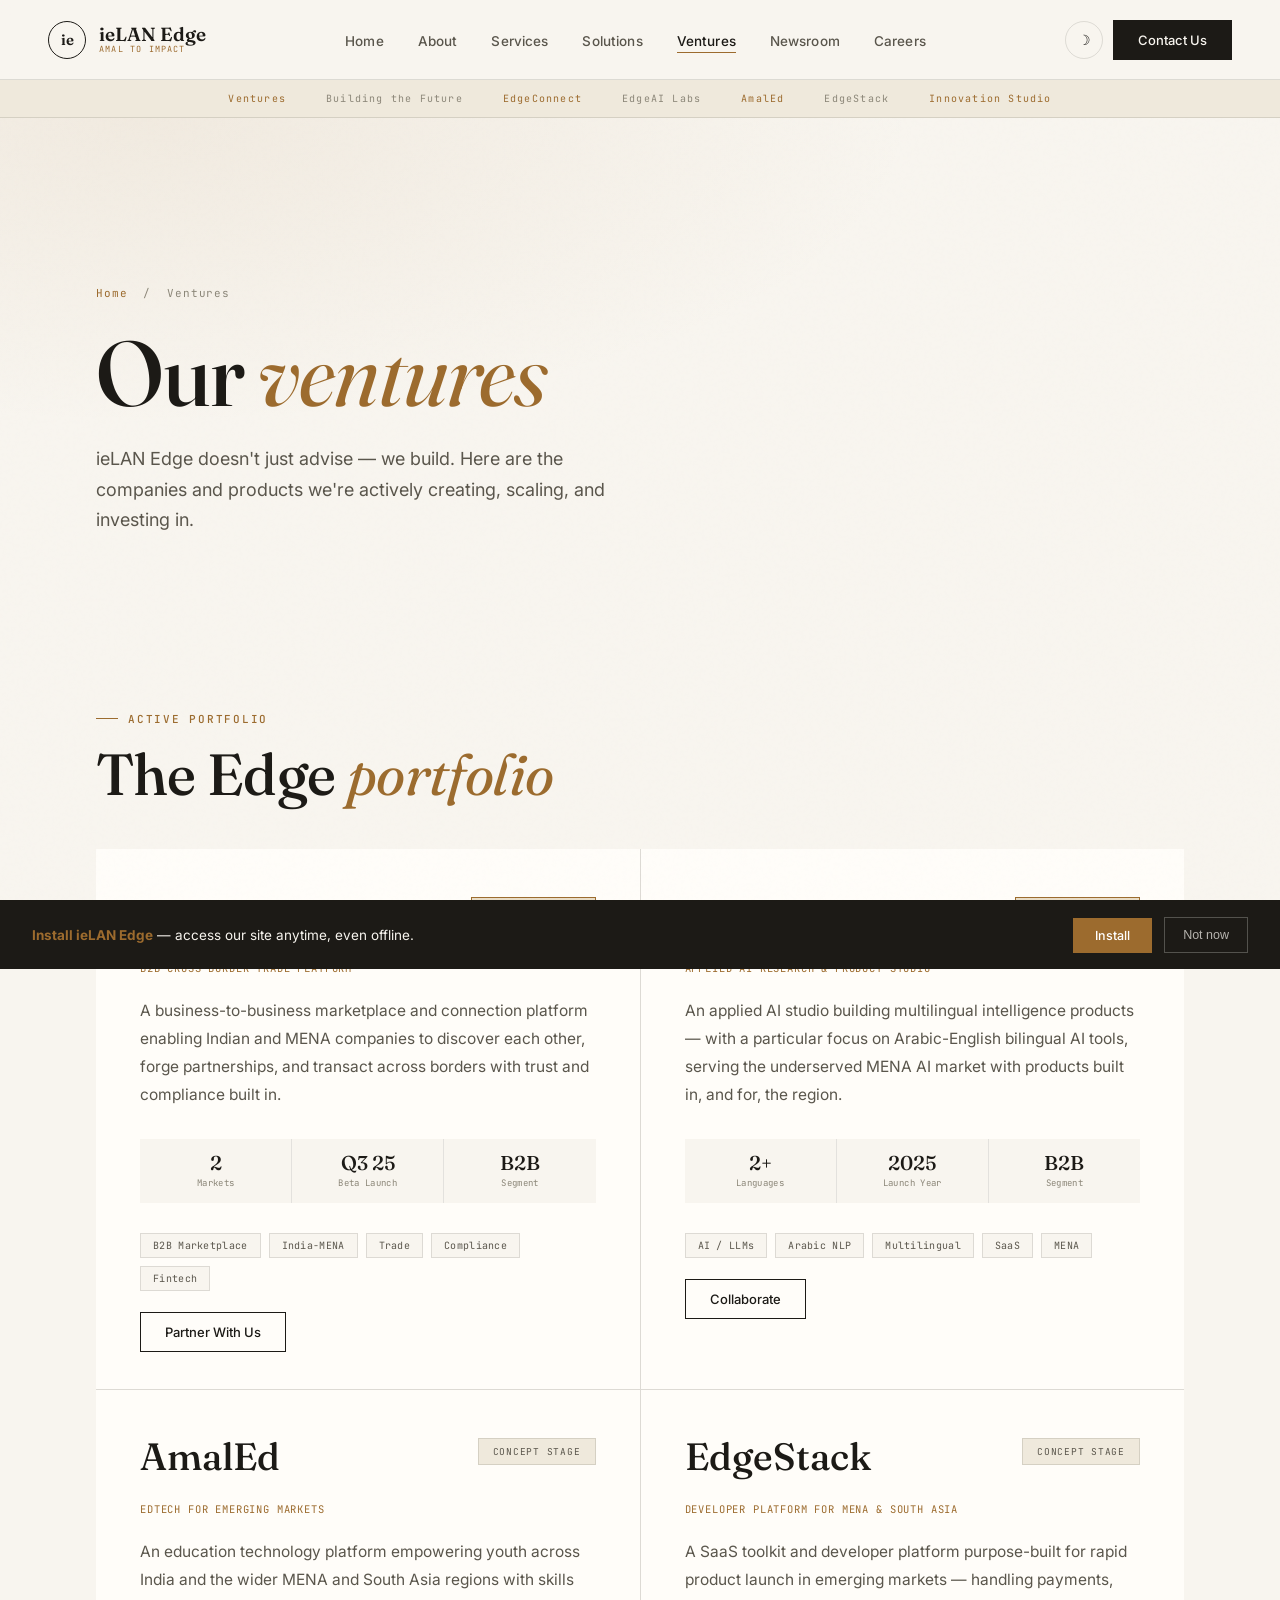
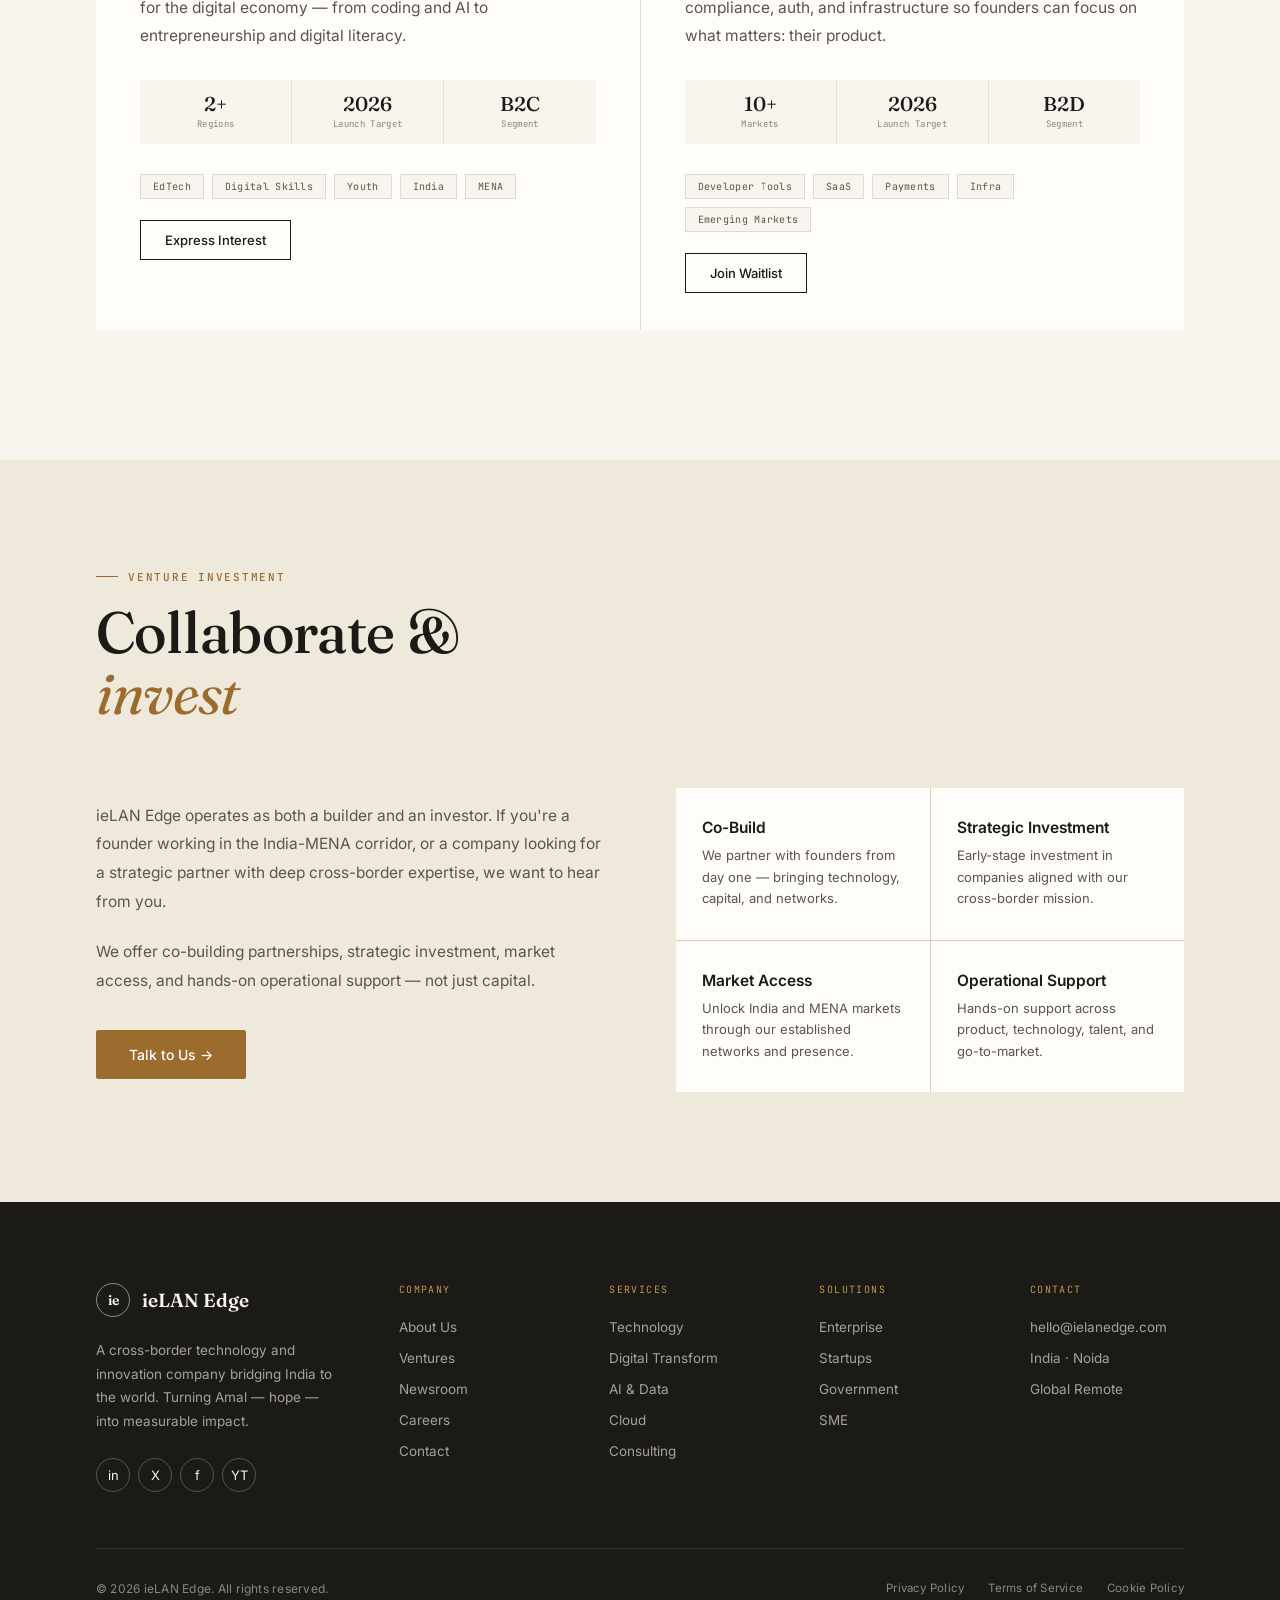
<file: pages/ventures.html>
<!DOCTYPE html>
<html lang="en" data-theme="light">
<head>
<meta charset="UTF-8"><meta name="viewport" content="width=device-width, initial-scale=1.0">
<!-- ═══ PRIMARY SEO ═══ -->
<title>Ventures — ieLAN Edge | EdgeConnect, EdgeAI Labs, AmalEd & EdgeStack</title>
<meta name="description" content="Explore ieLAN Edge ventures: EdgeConnect (India-MENA B2B platform), EdgeAI Labs (Arabic-English AI), AmalEd (EdTech), and EdgeStack (developer platform for emerging markets).">
<meta name="keywords" content="ieLAN Edge ventures, EdgeConnect platform, EdgeAI Labs, AmalEd edtech, EdgeStack developer platform, ieLAN Edge startups, India MENA startup, cross-border venture building, ieLAN investments">
<meta name="author" content="ieLAN Edge">
<meta name="robots" content="index, follow, max-snippet:-1, max-image-preview:large, max-video-preview:-1">
<link rel="canonical" href="https://ielanedge.github.io/pages/ventures.html">

<!-- ═══ OPEN GRAPH ═══ -->
<meta property="og:type" content="website">
<meta property="og:url" content="https://ielanedge.github.io/pages/ventures.html">
<meta property="og:title" content="Ventures — ieLAN Edge | EdgeConnect, EdgeAI Labs, AmalEd & EdgeStack">
<meta property="og:description" content="Explore ieLAN Edge ventures: EdgeConnect (India-MENA B2B platform), EdgeAI Labs (Arabic-English AI), AmalEd (EdTech), and EdgeStack (developer platform for emerging markets).">
<meta property="og:image" content="https://ielanedge.github.io/assets/icons/icon-512.png">
<meta property="og:image:width" content="512">
<meta property="og:image:height" content="512">
<meta property="og:site_name" content="ieLAN Edge">
<meta property="og:locale" content="en_US">

<!-- ═══ TWITTER CARD ═══ -->
<meta name="twitter:card" content="summary_large_image">
<meta name="twitter:url" content="https://ielanedge.github.io/pages/ventures.html">
<meta name="twitter:title" content="Ventures — ieLAN Edge | EdgeConnect, EdgeAI Labs, AmalEd & EdgeStack">
<meta name="twitter:description" content="Explore ieLAN Edge ventures: EdgeConnect (India-MENA B2B platform), EdgeAI Labs (Arabic-English AI), AmalEd (EdTech), and EdgeStack (developer platform for emerging markets).">
<meta name="twitter:image" content="https://ielanedge.github.io/assets/icons/icon-512.png">
<meta name="twitter:site" content="@ielanedge">

<!-- ═══ GEO & BUSINESS ═══ -->
<meta name="geo.region" content="IN-HR">
<meta name="geo.placename" content="Gurugram, Haryana, India">
<meta name="geo.position" content="28.4595;77.0266">
<meta name="ICBM" content="28.4595, 77.0266">
<meta name="language" content="English">
<meta name="revisit-after" content="7 days">
<meta name="rating" content="general">

<!-- ═══ SCHEMA.ORG STRUCTURED DATA ═══ -->
<script type="application/ld+json">
{
  "@context": "https://schema.org",
  "@type": "WebPage",
  "name": "ieLAN Edge Ventures",
  "url": "https://ielanedge.github.io/pages/ventures.html",
  "description": "ieLAN Edge venture portfolio including EdgeConnect, EdgeAI Labs, AmalEd and EdgeStack.",
  "isPartOf": {"@type":"WebSite","url":"https://ielanedge.github.io/"},
  "mainEntity": {
    "@type": "ItemList",
    "itemListElement": [
      {"@type":"ListItem","position":1,"name":"EdgeConnect","description":"B2B platform connecting Indian and MENA businesses for cross-border trade."},
      {"@type":"ListItem","position":2,"name":"EdgeAI Labs","description":"Applied AI studio building Arabic-English bilingual AI tools."},
      {"@type":"ListItem","position":3,"name":"AmalEd","description":"EdTech platform for youth in India and MENA."},
      {"@type":"ListItem","position":4,"name":"EdgeStack","description":"Developer platform for rapid product launch in emerging markets."}
    ]
  }
}
</script>
<link rel="preconnect" href="https://fonts.googleapis.com">
<link rel="stylesheet" href="../assets/css/global.css">
<style>
#ventures-list { padding:80px 48px 130px; background:var(--paper); }
.ventures-full-grid { display:grid; grid-template-columns:repeat(2,1fr); gap:1px; margin-top:44px; background:var(--rule); }
.venture-full-card { background:var(--paper-card); padding:48px 44px; transition:all 0.3s; position:relative; }
.venture-full-card:hover { background:var(--paper-deep); }
.venture-header { display:flex; align-items:flex-start; justify-content:space-between; margin-bottom:26px; gap:16px; }
.venture-stage-badge { font-family:'JetBrains Mono',monospace; font-size:9.5px; letter-spacing:0.08em; text-transform:uppercase; padding:6px 14px; border:1px solid; }
.stage-live { color:var(--green); border-color:var(--green); background:var(--green-pale); }
.stage-dev { color:var(--brass-deep); border-color:var(--brass); background:var(--brass-pale); }
.stage-concept { color:var(--ink-soft); border-color:var(--rule); background:var(--paper-deep); }
.venture-name-big { font-family:'Fraunces',serif; font-weight:500; font-size:38px; color:var(--ink); line-height:1; margin-bottom:10px; }
.venture-tagline { font-family:'JetBrains Mono',monospace; font-size:10.5px; color:var(--brass); letter-spacing:0.08em; text-transform:uppercase; margin-bottom:22px; }
.venture-description { font-size:15.5px; color:var(--ink-soft); line-height:1.8; font-weight:400; margin-bottom:30px; }
.venture-tags { display:flex; flex-wrap:wrap; gap:8px; margin-bottom:30px; }
.venture-pill { font-family:'JetBrains Mono',monospace; font-size:10px; color:var(--ink-soft); letter-spacing:0.03em; padding:5px 12px; border:1px solid var(--rule); background:var(--paper); }
.btn-venture { background:transparent; border:1px solid var(--ink); color:var(--ink); padding:11px 24px; font-family:'Inter',sans-serif; font-size:13px; font-weight:500; cursor:pointer; transition:all 0.25s; text-decoration:none; }
.btn-venture:hover { background:var(--ink); color:var(--paper); }
.venture-metrics { display:grid; grid-template-columns:repeat(3,1fr); gap:1px; margin-bottom:30px; background:var(--rule); }
.venture-metric { background:var(--paper); padding:14px; text-align:center; }
.venture-metric .v { font-family:'Fraunces',serif; font-weight:500; font-size:20px; color:var(--ink); line-height:1; }
.venture-metric .l { font-size:9px; color:var(--ink-faint); letter-spacing:0.04em; margin-top:4px; font-family:'JetBrains Mono',monospace; }

#invest { padding:110px 48px; background:var(--paper-deep); }
.invest-grid { display:grid; grid-template-columns:1fr 1fr; gap:72px; align-items:center; margin-top:64px; }
.invest-text p { font-size:15.5px; color:var(--ink-soft); line-height:1.85; font-weight:400; margin-bottom:22px; }
.invest-cards { display:grid; grid-template-columns:1fr 1fr; gap:1px; background:var(--rule); }
.invest-card { background:var(--paper-card); padding:30px 26px; transition:all 0.25s; }
.invest-card:hover { background:var(--paper); }
.invest-title { font-weight:600; color:var(--ink); font-size:15.5px; margin-bottom:8px; }
.invest-desc { font-size:13px; color:var(--ink-soft); line-height:1.65; font-weight:400; }

@media (max-width:1100px) { .ventures-full-grid { grid-template-columns:1fr; } .invest-grid { grid-template-columns:1fr; } }
@media (max-width:768px) { #ventures-list,#invest { padding-left:20px; padding-right:20px; } .invest-cards { grid-template-columns:1fr; } }
</style>
</head>
<body>
<div id="nav-inject" data-root="../"></div>
<div style="padding-top:80px"></div>
<div class="ticker-wrap">
  <div class="ticker-inner">
    <span class="blue">Ventures</span><span>Building the Future</span><span class="gold">EdgeConnect</span><span>EdgeAI Labs</span><span class="blue">AmalEd</span><span>EdgeStack</span><span class="gold">Innovation Studio</span>
  </div>
</div>

<div class="page-hero">
  <div class="page-hero-bg"></div>
  <div class="page-hero-content container">
    <div class="page-breadcrumb"><a href="../index.html">Home</a> &nbsp;/&nbsp; Ventures</div>
    <h1 class="page-hero-title">Our <span class="accent">ventures</span></h1>
    <p class="page-hero-desc">ieLAN Edge doesn't just advise — we build. Here are the companies and products we're actively creating, scaling, and investing in.</p>
  </div>
</div>

<section id="ventures-list">
  <div class="container">
    <div class="eyebrow">Active Portfolio</div>
    <h2 class="section-title">The Edge <em>portfolio</em></h2>
    <div class="ventures-full-grid">

      <div class="venture-full-card reveal">
        <div class="venture-header">
          <div class="venture-name-big" style="margin-bottom:0">EdgeConnect</div>
          <div class="venture-stage-badge stage-dev">In Development</div>
        </div>
        <div class="venture-tagline">B2B Cross-Border Trade Platform</div>
        <p class="venture-description">A business-to-business marketplace and connection platform enabling Indian and MENA companies to discover each other, forge partnerships, and transact across borders with trust and compliance built in.</p>
        <div class="venture-metrics">
          <div class="venture-metric"><div class="v">2</div><div class="l">Markets</div></div>
          <div class="venture-metric"><div class="v">Q3 25</div><div class="l">Beta Launch</div></div>
          <div class="venture-metric"><div class="v">B2B</div><div class="l">Segment</div></div>
        </div>
        <div class="venture-tags">
          <span class="venture-pill">B2B Marketplace</span>
          <span class="venture-pill">India-MENA</span>
          <span class="venture-pill">Trade</span>
          <span class="venture-pill">Compliance</span>
          <span class="venture-pill">Fintech</span>
        </div>
        <a href="contact.html" class="btn-venture">Partner With Us</a>
      </div>

      <div class="venture-full-card reveal reveal-delay-1">
        <div class="venture-header">
          <div class="venture-name-big" style="margin-bottom:0">EdgeAI Labs</div>
          <div class="venture-stage-badge stage-dev">In Development</div>
        </div>
        <div class="venture-tagline">Applied AI Research &amp; Product Studio</div>
        <p class="venture-description">An applied AI studio building multilingual intelligence products — with a particular focus on Arabic-English bilingual AI tools, serving the underserved MENA AI market with products built in, and for, the region.</p>
        <div class="venture-metrics">
          <div class="venture-metric"><div class="v">2+</div><div class="l">Languages</div></div>
          <div class="venture-metric"><div class="v">2025</div><div class="l">Launch Year</div></div>
          <div class="venture-metric"><div class="v">B2B</div><div class="l">Segment</div></div>
        </div>
        <div class="venture-tags">
          <span class="venture-pill">AI / LLMs</span>
          <span class="venture-pill">Arabic NLP</span>
          <span class="venture-pill">Multilingual</span>
          <span class="venture-pill">SaaS</span>
          <span class="venture-pill">MENA</span>
        </div>
        <a href="contact.html" class="btn-venture">Collaborate</a>
      </div>

      <div class="venture-full-card reveal">
        <div class="venture-header">
          <div class="venture-name-big" style="margin-bottom:0">AmalEd</div>
          <div class="venture-stage-badge stage-concept">Concept Stage</div>
        </div>
        <div class="venture-tagline">EdTech for Emerging Markets</div>
        <p class="venture-description">An education technology platform empowering youth across India and the wider MENA and South Asia regions with skills for the digital economy — from coding and AI to entrepreneurship and digital literacy.</p>
        <div class="venture-metrics">
          <div class="venture-metric"><div class="v">2+</div><div class="l">Regions</div></div>
          <div class="venture-metric"><div class="v">2026</div><div class="l">Launch Target</div></div>
          <div class="venture-metric"><div class="v">B2C</div><div class="l">Segment</div></div>
        </div>
        <div class="venture-tags">
          <span class="venture-pill">EdTech</span>
          <span class="venture-pill">Digital Skills</span>
          <span class="venture-pill">Youth</span>
          <span class="venture-pill">India</span>
          <span class="venture-pill">MENA</span>
        </div>
        <a href="contact.html" class="btn-venture">Express Interest</a>
      </div>

      <div class="venture-full-card reveal reveal-delay-1">
        <div class="venture-header">
          <div class="venture-name-big" style="margin-bottom:0">EdgeStack</div>
          <div class="venture-stage-badge stage-concept">Concept Stage</div>
        </div>
        <div class="venture-tagline">Developer Platform for MENA &amp; South Asia</div>
        <p class="venture-description">A SaaS toolkit and developer platform purpose-built for rapid product launch in emerging markets — handling payments, compliance, auth, and infrastructure so founders can focus on what matters: their product.</p>
        <div class="venture-metrics">
          <div class="venture-metric"><div class="v">10+</div><div class="l">Markets</div></div>
          <div class="venture-metric"><div class="v">2026</div><div class="l">Launch Target</div></div>
          <div class="venture-metric"><div class="v">B2D</div><div class="l">Segment</div></div>
        </div>
        <div class="venture-tags">
          <span class="venture-pill">Developer Tools</span>
          <span class="venture-pill">SaaS</span>
          <span class="venture-pill">Payments</span>
          <span class="venture-pill">Infra</span>
          <span class="venture-pill">Emerging Markets</span>
        </div>
        <a href="contact.html" class="btn-venture">Join Waitlist</a>
      </div>

    </div>
  </div>
</section>

<section id="invest">
  <div class="container">
    <div class="eyebrow">Venture Investment</div>
    <h2 class="section-title">Collaborate &amp;<br><em>invest</em></h2>
    <div class="invest-grid">
      <div class="invest-text">
        <p class="reveal">ieLAN Edge operates as both a builder and an investor. If you're a founder working in the India-MENA corridor, or a company looking for a strategic partner with deep cross-border expertise, we want to hear from you.</p>
        <p class="reveal">We offer co-building partnerships, strategic investment, market access, and hands-on operational support — not just capital.</p>
        <div style="margin-top:34px"><a href="contact.html" class="btn-gold reveal">Talk to Us →</a></div>
      </div>
      <div class="invest-cards">
        <div class="invest-card reveal">
          <div class="invest-title">Co-Build</div>
          <p class="invest-desc">We partner with founders from day one — bringing technology, capital, and networks.</p>
        </div>
        <div class="invest-card reveal reveal-delay-1">
          <div class="invest-title">Strategic Investment</div>
          <p class="invest-desc">Early-stage investment in companies aligned with our cross-border mission.</p>
        </div>
        <div class="invest-card reveal reveal-delay-2">
          <div class="invest-title">Market Access</div>
          <p class="invest-desc">Unlock India and MENA markets through our established networks and presence.</p>
        </div>
        <div class="invest-card reveal reveal-delay-3">
          <div class="invest-title">Operational Support</div>
          <p class="invest-desc">Hands-on support across product, technology, talent, and go-to-market.</p>
        </div>
      </div>
    </div>
  </div>
</section>

<div id="footer-inject" data-root="../"></div>
<script src="../assets/js/layout.js"></script>
<script src="../assets/js/main.js"></script>
</body>
</html>
</file>
<file: assets/css/global.css>
/* ============================================================
   ieLAN Edge — Design System
   A declaration, set in ink and paper.
   ============================================================ */

@import url('https://fonts.googleapis.com/css2?family=Fraunces:ital,opsz,wght@0,9..144,300;0,9..144,400;0,9..144,500;0,9..144,600;0,9..144,700;1,9..144,400;1,9..144,500&family=Inter:ital,wght@0,300;0,400;0,500;0,600;0,700;1,400&family=JetBrains+Mono:wght@400;500;600&display=swap');

:root {
  /* --- Core palette --- */
  --ink:        #1c1a16;
  --ink-soft:   #5a564c;
  --ink-faint:  #8b8678;
  --paper:      #f8f5ef;
  --paper-deep: #efe9dc;
  --paper-card: #fffdf9;
  --brass:      #9c6b2e;
  --brass-deep: #7a5320;
  --brass-pale: #e8dcc6;
  --rule:       rgba(28,26,22,0.12);
  --rule-soft:  rgba(28,26,22,0.07);
  --shadow:     rgba(28,22,12,0.10);

  /* status accents — used sparingly, for state only */
  --green: #4d6b4a;
  --green-pale: #e3e9df;

  /* legacy aliases kept so any unconverted component still resolves sensibly */
  --bg: var(--paper); --bg2: var(--paper-deep); --bg3: var(--paper-card);
  --surface: var(--paper-card); --border: var(--rule);
  --blue: var(--brass); --blue2: var(--brass-deep);
  --gold: var(--brass); --orange: var(--brass-deep);
  --white: var(--ink); --muted: var(--ink-soft); --text: var(--ink);
  --hero-glow: rgba(156,107,46,0.08);
  --card-bg: var(--paper-card); --nav-bg: rgba(248,245,239,0.92);
  --red: #8a3b3b;
}

/* Dark mode kept functional (toggle still works) — inverted editorial palette */
[data-theme="dark"] {
  --ink:        #f3efe6;
  --ink-soft:   #c9c2b3;
  --ink-faint:  #93897a;
  --paper:      #18120c;
  --paper-deep: #100c08;
  --paper-card: #1f1810;
  --brass:      #d4a44f;
  --brass-deep: #e8c074;
  --brass-pale: #3a2c18;
  --rule:       rgba(243,239,230,0.14);
  --rule-soft:  rgba(243,239,230,0.08);
  --shadow:     rgba(0,0,0,0.4);
  --green: #8aab84; --green-pale: #243023;

  --bg: var(--paper); --bg2: var(--paper-deep); --bg3: var(--paper-card);
  --surface: var(--paper-card); --border: var(--rule);
  --blue: var(--brass); --blue2: var(--brass-deep);
  --gold: var(--brass); --orange: var(--brass-deep);
  --white: var(--ink); --muted: var(--ink-soft); --text: var(--ink);
  --hero-glow: rgba(212,164,79,0.10);
  --card-bg: var(--paper-card); --nav-bg: rgba(24,18,12,0.92);
}

/* ============================================================
   Reset & base
   ============================================================ */
*, *::before, *::after { margin:0; padding:0; box-sizing:border-box; }
html { scroll-behavior:smooth; font-size:16px; }
body {
  background:var(--paper); color:var(--ink);
  font-family:'Inter',sans-serif; font-weight:400;
  overflow-x:hidden; min-height:100vh;
  -webkit-font-smoothing:antialiased;
}
a { color:inherit; }
img { display:block; max-width:100%; }
::selection { background:var(--brass-pale); color:var(--brass-deep); }

/* Subtle paper grain — replaces the old neon noise overlay; far quieter */
body::before {
  content:''; position:fixed; inset:0; pointer-events:none; z-index:1;
  opacity:0.5;
  background-image:url("data:image/svg+xml,%3Csvg viewBox='0 0 256 256' xmlns='http://www.w3.org/2000/svg'%3E%3Cfilter id='n'%3E%3CfeTurbulence type='fractalNoise' baseFrequency='0.85' numOctaves='3' stitchTiles='stitch'/%3E%3C/filter%3E%3Crect width='100%25' height='100%25' filter='url(%23n)' opacity='0.025'/%3E%3C/svg%3E");
}

:focus-visible { outline:2px solid var(--brass); outline-offset:2px; }

@media (prefers-reduced-motion: reduce) {
  *, *::before, *::after { animation-duration:0.001ms !important; animation-iteration-count:1 !important; transition-duration:0.001ms !important; scroll-behavior:auto !important; }
}

/* ============================================================
   Layout primitives
   ============================================================ */
.container { max-width:1280px; margin:0 auto; padding:0 48px; }
section { position:relative; }

.eyebrow {
  font-family:'JetBrains Mono',monospace; font-size:11px; font-weight:500;
  color:var(--brass); letter-spacing:0.16em; text-transform:uppercase;
  margin-bottom:18px; display:flex; align-items:center; gap:10px;
}
.eyebrow::before { content:''; width:22px; height:1px; background:var(--brass); display:inline-block; }

.section-label { font-family:'JetBrains Mono',monospace; font-size:11px; color:var(--brass); letter-spacing:0.16em; text-transform:uppercase; margin-bottom:18px; display:flex; align-items:center; gap:10px; }
.section-label::before { content:''; width:22px; height:1px; background:var(--brass); }

.section-title {
  font-family:'Fraunces',serif; font-weight:500; font-style:normal;
  font-size:clamp(34px,4.6vw,58px); color:var(--ink); line-height:1.06;
  letter-spacing:-0.01em; margin-bottom:20px;
}
.section-title em { font-style:italic; font-weight:400; color:var(--brass); }
.section-title .gold, .section-title .blue { font-style:italic; font-weight:400; color:var(--brass); }

.section-sub { font-size:17px; color:var(--ink-soft); line-height:1.7; max-width:580px; font-weight:400; }

.rule { height:1px; background:var(--rule); border:none; }

/* ============================================================
   Navigation
   ============================================================ */
nav {
  position:fixed; top:0; left:0; right:0; z-index:200;
  background:var(--nav-bg); backdrop-filter:blur(18px);
  border-bottom:1px solid var(--rule);
  height:80px; display:flex; align-items:center; justify-content:space-between;
  padding:0 48px; transition:height 0.25s ease, box-shadow 0.25s ease;
}
nav.scrolled { height:64px; box-shadow:0 1px 0 var(--rule); }

.nav-logo { display:flex; align-items:center; gap:13px; text-decoration:none; }
.nav-logo-mark {
  width:38px; height:38px; border-radius:50%;
  border:1.5px solid var(--ink); display:flex; align-items:center; justify-content:center;
  font-family:'Fraunces',serif; font-size:15px; font-weight:600; color:var(--ink);
  flex-shrink:0; transition:border-color 0.25s, color 0.25s;
}
.nav-logo:hover .nav-logo-mark { border-color:var(--brass); color:var(--brass); }
.nav-logo-text { display:flex; flex-direction:column; line-height:1.1; }
.nav-logo-name { font-family:'Fraunces',serif; font-size:19px; font-weight:600; color:var(--ink); letter-spacing:0; }
.nav-logo-tag { font-family:'JetBrains Mono',monospace; font-size:8.5px; color:var(--brass); letter-spacing:0.14em; text-transform:uppercase; }

.nav-links { display:flex; gap:2px; list-style:none; }
.nav-links a {
  color:var(--ink-soft); text-decoration:none;
  font-size:13.5px; font-weight:500; letter-spacing:0.01em;
  transition:color 0.25s; position:relative; padding:10px 16px;
}
.nav-links a::after { content:''; position:absolute; bottom:6px; left:16px; right:16px; height:1px; background:var(--brass); transform:scaleX(0); transition:transform 0.25s; }
.nav-links a:hover, .nav-links a.active { color:var(--ink); }
.nav-links a:hover::after, .nav-links a.active::after { transform:scaleX(1); }

.nav-dropdown { position:relative; }
.nav-dropdown-menu {
  position:absolute; top:calc(100% + 4px); left:0;
  background:var(--paper-card); border:1px solid var(--rule);
  min-width:240px; box-shadow:0 18px 40px var(--shadow);
  opacity:0; visibility:hidden; transform:translateY(-6px);
  transition:all 0.25s; z-index:300;
}
.nav-dropdown:hover .nav-dropdown-menu { opacity:1; visibility:visible; transform:translateY(0); }
.nav-dropdown-menu a { display:block; padding:13px 22px; border-bottom:1px solid var(--rule-soft); font-size:13px; color:var(--ink-soft); letter-spacing:0; text-transform:none; transition:all 0.2s; }
.nav-dropdown-menu a:last-child { border-bottom:none; }
.nav-dropdown-menu a:hover { color:var(--brass); background:var(--paper-deep); padding-left:28px; }

.nav-right { display:flex; align-items:center; gap:10px; }
.theme-toggle { background:transparent; border:1px solid var(--rule); color:var(--ink); width:38px; height:38px; border-radius:50%; cursor:pointer; font-size:14px; display:flex; align-items:center; justify-content:center; transition:all 0.25s; }
.theme-toggle:hover { border-color:var(--brass); color:var(--brass); }

.btn-nav {
  background:var(--ink); color:var(--paper);
  border:1px solid var(--ink); padding:11px 24px;
  font-family:'Inter',sans-serif; font-size:13px; font-weight:500;
  cursor:pointer; transition:all 0.25s; text-decoration:none;
}
.btn-nav:hover { background:var(--brass); border-color:var(--brass); color:#fff; }

.nav-hamburger { display:none; flex-direction:column; gap:5px; cursor:pointer; background:none; border:none; padding:8px; }
.nav-hamburger span { width:22px; height:1.5px; background:var(--ink); transition:all 0.3s; display:block; }
.nav-hamburger.open span:nth-child(1) { transform:rotate(45deg) translate(5px,5px); }
.nav-hamburger.open span:nth-child(2) { opacity:0; }
.nav-hamburger.open span:nth-child(3) { transform:rotate(-45deg) translate(5px,-5px); }

.mobile-nav { display:none; position:fixed; top:80px; left:0; right:0; bottom:0; background:var(--paper); z-index:199; flex-direction:column; padding:24px 32px; gap:0; overflow-y:auto; }
.mobile-nav.open { display:flex; }
.mobile-nav a { display:block; padding:18px 4px; color:var(--ink); text-decoration:none; font-family:'Fraunces',serif; font-size:21px; font-weight:500; border-bottom:1px solid var(--rule); transition:all 0.2s; }
.mobile-nav a:hover { color:var(--brass); padding-left:10px; }

/* ============================================================
   Ticker — replaced with a quiet credential strip
   ============================================================ */
.ticker-wrap { overflow:hidden; background:var(--paper-deep); border-bottom:1px solid var(--rule); height:38px; display:flex; align-items:center; position:relative; z-index:2; }
.ticker-inner { display:flex; align-items:center; justify-content:center; width:100%; gap:40px; flex-wrap:wrap; }
.ticker-inner span { font-family:'JetBrains Mono',monospace; font-size:10px; color:var(--ink-faint); letter-spacing:0.12em; }
.ticker-inner span.gold, .ticker-inner span.blue { color:var(--brass); }

/* ============================================================
   Buttons
   ============================================================ */
.btn-primary, .btn-secondary, .btn-gold {
  font-family:'Inter',sans-serif; font-size:14px; font-weight:500;
  padding:15px 32px; cursor:pointer; transition:all 0.25s ease;
  text-decoration:none; display:inline-flex; align-items:center; gap:9px;
  border-radius:2px;
}
.btn-primary { background:var(--ink); color:var(--paper); border:1px solid var(--ink); }
.btn-primary:hover { background:var(--brass); border-color:var(--brass); color:#fff; transform:translateY(-1px); box-shadow:0 10px 24px var(--shadow); }
.btn-secondary { background:transparent; color:var(--ink); border:1px solid var(--rule); }
.btn-secondary:hover { border-color:var(--ink); background:var(--paper-deep); }
.btn-gold { background:var(--brass); color:#fff; border:1px solid var(--brass); }
.btn-gold:hover { background:var(--brass-deep); border-color:var(--brass-deep); transform:translateY(-1px); box-shadow:0 10px 24px var(--shadow); }

/* ============================================================
   Cards
   ============================================================ */
.card { background:var(--paper-card); border:1px solid var(--rule); transition:all 0.3s ease; }
.card:hover { border-color:var(--brass); transform:translateY(-3px); box-shadow:0 16px 36px var(--shadow); }

.badge { display:inline-flex; align-items:center; gap:8px; background:var(--paper-deep); border:1px solid var(--rule); padding:6px 15px; font-family:'JetBrains Mono',monospace; font-size:10.5px; color:var(--ink-soft); letter-spacing:0.08em; }
.badge.gold { background:var(--brass-pale); border-color:var(--brass); color:var(--brass-deep); }
.badge.green { background:var(--green-pale); border-color:var(--green); color:var(--green); }

/* ============================================================
   Reveal animation — restrained, progressive enhancement only.
   Content is visible by default; JS adds the entrance motion.
   If JS never attaches (slow load, blocked script), nothing stays hidden.
   ============================================================ */
.js-reveal-active .reveal,
.js-reveal-active .reveal-left,
.js-reveal-active .reveal-right { opacity:0; transition:opacity 0.6s ease,transform 0.6s ease; }
.js-reveal-active .reveal { transform:translateY(18px); }
.js-reveal-active .reveal-left { transform:translateX(-20px); }
.js-reveal-active .reveal-right { transform:translateX(20px); }
.reveal.visible, .reveal-left.visible, .reveal-right.visible { opacity:1 !important; transform:none !important; }
.reveal-delay-1 { transition-delay:0.08s; }
.reveal-delay-2 { transition-delay:0.16s; }
.reveal-delay-3 { transition-delay:0.24s; }
.reveal-delay-4 { transition-delay:0.32s; }

/* ============================================================
   Stats row
   ============================================================ */
.stats-row { display:flex; border-top:1px solid var(--rule); border-bottom:1px solid var(--rule); background:var(--paper); }
.stat-block { flex:1; display:flex; flex-direction:column; align-items:center; justify-content:center; border-right:1px solid var(--rule); padding:32px 20px; gap:6px; transition:background 0.3s; }
.stat-block:last-child { border-right:none; }
.stat-block:hover { background:var(--paper-deep); }
.stat-num { font-family:'Fraunces',serif; font-weight:500; font-size:38px; color:var(--ink); line-height:1; }
.stat-num.gold { color:var(--brass); font-style:italic; }
.stat-label { font-size:10.5px; letter-spacing:0.1em; text-transform:uppercase; color:var(--ink-faint); text-align:center; font-family:'JetBrains Mono',monospace; }

/* ============================================================
   Footer
   ============================================================ */
footer { background:var(--ink); color:var(--paper); border-top:1px solid var(--rule); padding:80px 48px 36px; position:relative; z-index:10; }
[data-theme="dark"] footer { background:var(--paper-deep); }
.footer-grid { display:grid; grid-template-columns:1.6fr 1fr 1fr 1fr 1fr; gap:56px; margin-bottom:56px; }
.footer-logo-wrap { display:flex; align-items:center; gap:12px; margin-bottom:22px; text-decoration:none; }
.footer-logo-mark { width:34px; height:34px; border-radius:50%; border:1.5px solid rgba(248,245,239,0.5); display:flex; align-items:center; justify-content:center; font-family:'Fraunces',serif; font-size:14px; font-weight:600; color:var(--paper); }
.footer-logo-name { font-family:'Fraunces',serif; font-size:19px; font-weight:600; color:var(--paper); }
.footer-desc { font-size:13.5px; color:rgba(248,245,239,0.62); line-height:1.75; margin-bottom:24px; font-weight:400; max-width:280px; }
.footer-socials { display:flex; gap:8px; }
.social-btn { width:34px; height:34px; border:1px solid rgba(248,245,239,0.25); background:transparent; color:var(--paper); display:flex; align-items:center; justify-content:center; font-size:13px; transition:all 0.25s; text-decoration:none; border-radius:50%; }
.social-btn:hover { border-color:var(--brass); background:var(--brass); color:#fff; }
.footer-col-title { font-family:'JetBrains Mono',monospace; font-size:10px; color:rgba(212,164,79,0.9); letter-spacing:0.14em; text-transform:uppercase; margin-bottom:20px; }
.footer-col-links { list-style:none; display:flex; flex-direction:column; gap:11px; }
.footer-col-links a { color:rgba(248,245,239,0.62); text-decoration:none; font-size:13.5px; transition:all 0.2s; }
.footer-col-links a:hover { color:var(--paper); padding-left:4px; }
.footer-bottom { display:flex; align-items:center; justify-content:space-between; padding-top:32px; border-top:1px solid rgba(248,245,239,0.12); }
.footer-copy { font-size:12px; color:rgba(248,245,239,0.5); letter-spacing:0.02em; }
.footer-copy .gold { color:var(--brass); font-style:normal; }
.footer-legal { display:flex; gap:24px; }
.footer-legal a { font-size:11.5px; color:rgba(248,245,239,0.5); text-decoration:none; letter-spacing:0.02em; transition:color 0.2s; }
.footer-legal a:hover { color:var(--brass); }

/* ============================================================
   Back to top
   ============================================================ */
.back-to-top { position:fixed; bottom:28px; right:28px; width:46px; height:46px; background:var(--ink); color:var(--paper); border:none; cursor:pointer; display:flex; align-items:center; justify-content:center; font-size:17px; z-index:100; border-radius:50%; opacity:0; transform:translateY(16px); transition:all 0.3s; box-shadow:0 8px 24px var(--shadow); }
.back-to-top.visible { opacity:1; transform:translateY(0); }
.back-to-top:hover { background:var(--brass); }

/* ============================================================
   Loading screen — quiet, brief
   ============================================================ */
.loader { position:fixed; inset:0; background:var(--paper); z-index:9999; display:flex; flex-direction:column; align-items:center; justify-content:center; transition:opacity 0.5s, visibility 0.5s; }
.loader.hidden { opacity:0; visibility:hidden; }
.loader-logo { font-family:'Fraunces',serif; font-weight:500; font-size:40px; color:var(--ink); letter-spacing:0; }
.loader-tag { font-family:'JetBrains Mono',monospace; font-size:10px; color:var(--brass); letter-spacing:0.18em; margin-top:10px; text-transform:uppercase; }
.loader-bar { width:160px; height:1.5px; background:var(--rule); margin-top:28px; overflow:hidden; }
.loader-bar-fill { height:100%; background:var(--brass); animation:loaderFill 1.1s ease forwards; }
@keyframes loaderFill { from{width:0%} to{width:100%} }

/* ============================================================
   PWA install banner
   ============================================================ */
.install-banner { position:fixed; bottom:0; left:0; right:0; z-index:500; background:var(--ink); color:var(--paper); border-top:1px solid var(--rule); padding:16px 32px; display:flex; align-items:center; justify-content:space-between; transform:translateY(100%); transition:transform 0.5s; gap:16px; }
.install-banner.show { transform:translateY(0); }
.install-banner-text { font-size:13.5px; }
.install-banner-text strong { color:var(--brass); }
.install-banner-actions { display:flex; gap:12px; align-items:center; }
.btn-install { background:var(--brass); color:#fff; border:none; padding:10px 22px; font-family:'Inter',sans-serif; font-size:12.5px; font-weight:500; cursor:pointer; transition:all 0.25s; }
.btn-dismiss { background:none; border:1px solid rgba(248,245,239,0.25); color:rgba(248,245,239,0.7); padding:10px 18px; font-size:12.5px; cursor:pointer; transition:all 0.2s; }
.btn-dismiss:hover { border-color:var(--paper); color:var(--paper); }

/* ============================================================
   Forms
   ============================================================ */
.form-group { margin-bottom:20px; }
.form-group label { display:block; font-size:11.5px; color:var(--ink-soft); letter-spacing:0.04em; margin-bottom:8px; font-family:'Inter',sans-serif; font-weight:500; }
.form-group input, .form-group select, .form-group textarea {
  width:100%; background:var(--paper-card); border:1px solid var(--rule); color:var(--ink);
  padding:14px 16px; font-family:'Inter',sans-serif; font-size:14.5px;
  transition:all 0.25s; outline:none; appearance:none; border-radius:2px;
}
.form-group input::placeholder, .form-group textarea::placeholder { color:var(--ink-faint); }
.form-group input:focus, .form-group select:focus, .form-group textarea:focus { border-color:var(--brass); box-shadow:0 0 0 3px var(--brass-pale); }
.form-group textarea { resize:vertical; min-height:120px; }
.form-group select option { background:var(--paper-card); }
.form-row { display:grid; grid-template-columns:1fr 1fr; gap:16px; }

/* ============================================================
   Tags
   ============================================================ */
.tag { display:inline-flex; align-items:center; padding:5px 13px; background:var(--paper-deep); border:1px solid var(--rule); color:var(--ink-soft); font-size:11px; font-family:'JetBrains Mono',monospace; letter-spacing:0.04em; }
.tag.gold { background:var(--brass-pale); border-color:var(--brass); color:var(--brass-deep); }
.tag.green { background:var(--green-pale); border-color:var(--green); color:var(--green); }

/* ============================================================
   Page hero (inner pages)
   ============================================================ */
.page-hero { padding:168px 48px 96px; background:var(--paper); position:relative; }
.page-hero-bg { position:absolute; inset:0; background:radial-gradient(ellipse 60% 60% at 12% 0%,var(--hero-glow),transparent); }
.page-hero-grid { display:none; }
.page-hero-content { position:relative; z-index:2; }
.page-breadcrumb { font-family:'JetBrains Mono',monospace; font-size:11px; color:var(--ink-faint); letter-spacing:0.08em; margin-bottom:28px; display:flex; align-items:center; gap:8px; }
.page-breadcrumb a { color:var(--brass); text-decoration:none; }
.page-breadcrumb a:hover { text-decoration:underline; }
.page-hero-title { font-family:'Fraunces',serif; font-weight:500; font-size:clamp(48px,7.5vw,92px); color:var(--ink); line-height:0.98; letter-spacing:-0.01em; max-width:14ch; }
.page-hero-title .accent { font-style:italic; font-weight:400; color:var(--brass); }
.page-hero-desc { font-size:18px; color:var(--ink-soft); max-width:560px; line-height:1.7; margin-top:26px; font-weight:400; }

/* ============================================================
   Declaration seal — signature motif
   ============================================================ */
.seal {
  width:108px; height:108px; border-radius:50%;
  border:1.5px solid var(--brass);
  display:flex; flex-direction:column; align-items:center; justify-content:center;
  position:relative; flex-shrink:0;
}
.seal::before {
  content:''; position:absolute; inset:8px; border:1px solid var(--rule); border-radius:50%;
}
.seal-mark { font-size:28px; color:var(--brass); line-height:1; font-weight:600; }
.seal-tag { font-family:'JetBrains Mono',monospace; font-size:6.5px; color:var(--ink-faint); letter-spacing:0.1em; margin-top:4px; text-transform:uppercase; }

/* ============================================================
   Responsive
   ============================================================ */
@media (max-width:1100px) { .container { padding:0 32px; } nav { padding:0 32px; } }
@media (max-width:768px) {
  .nav-links, .nav-right .btn-nav { display:none; }
  .nav-hamburger { display:flex; }
  .container { padding:0 20px; }
  nav { padding:0 20px; }
  .footer-grid { grid-template-columns:1fr 1fr; gap:32px; }
  .footer-bottom { flex-direction:column; gap:16px; text-align:center; }
  .form-row { grid-template-columns:1fr; }
  .page-hero { padding:130px 20px 64px; }
}
</file>
